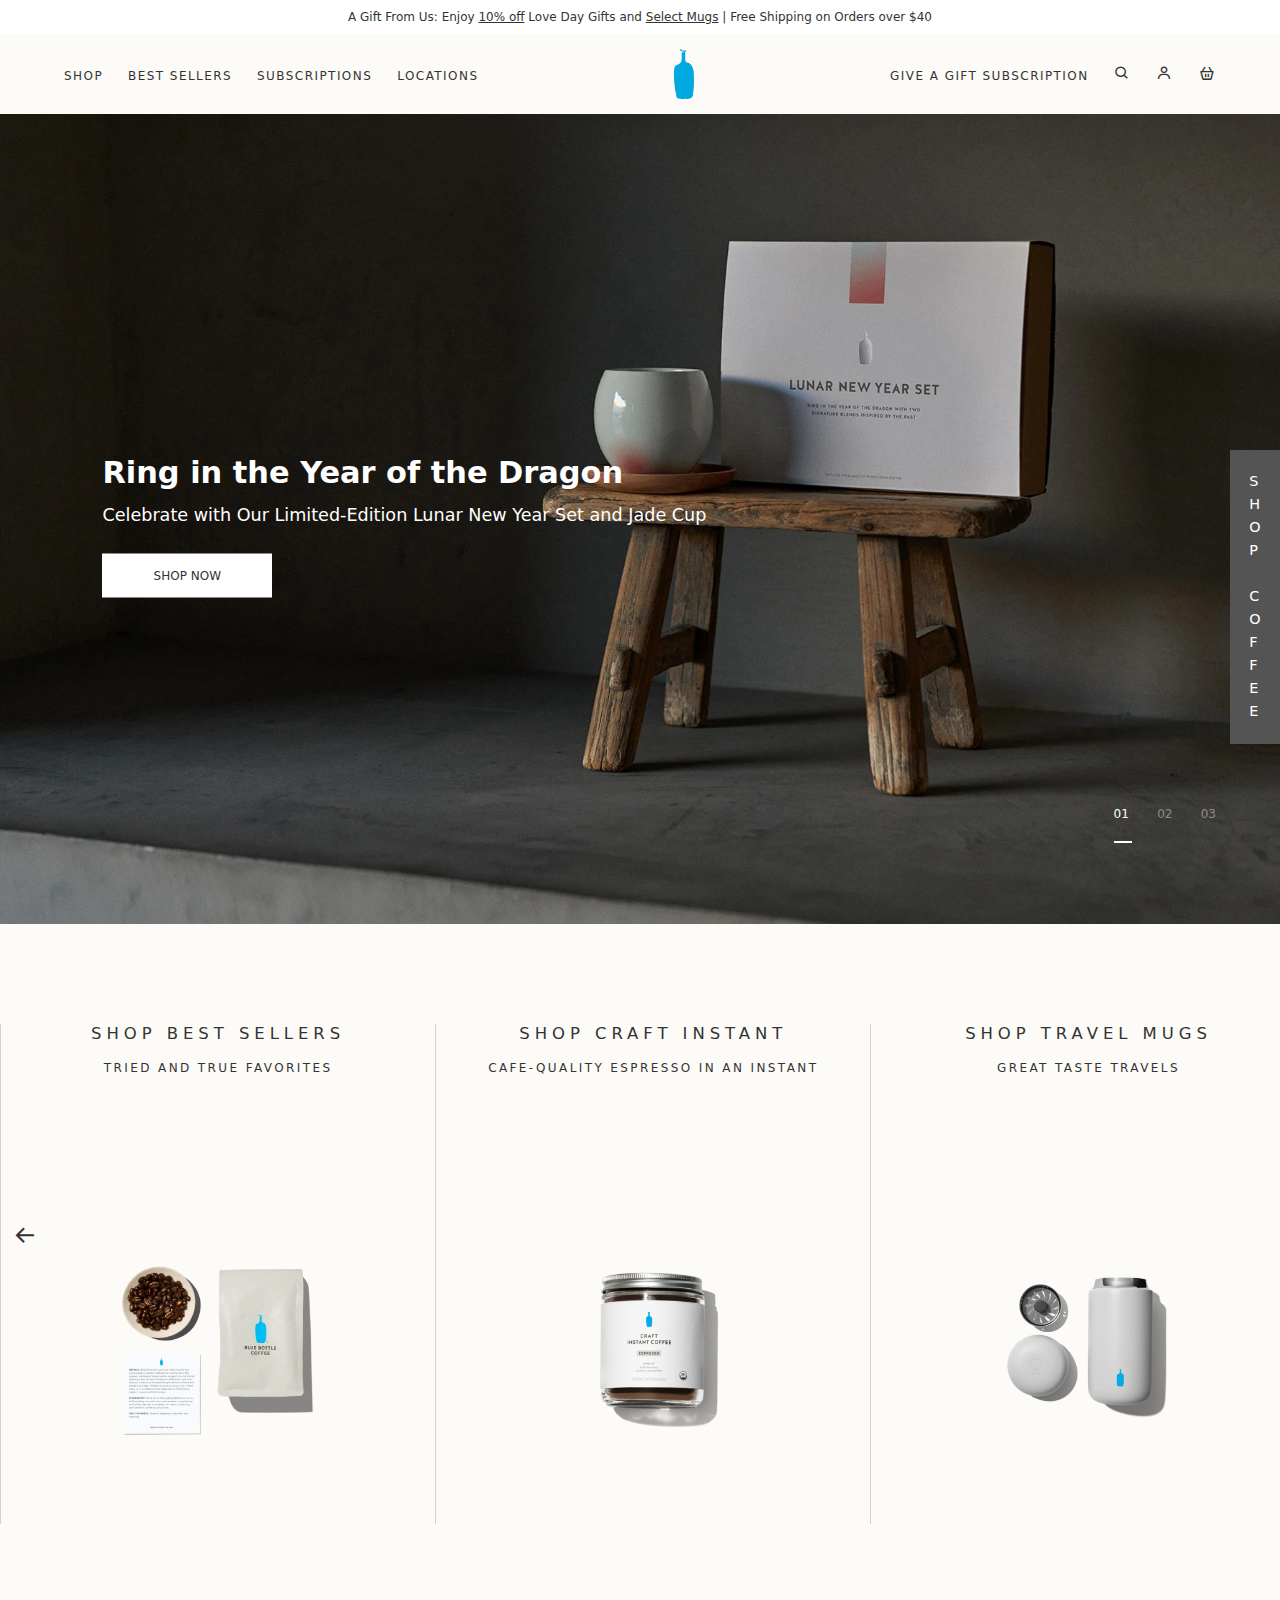
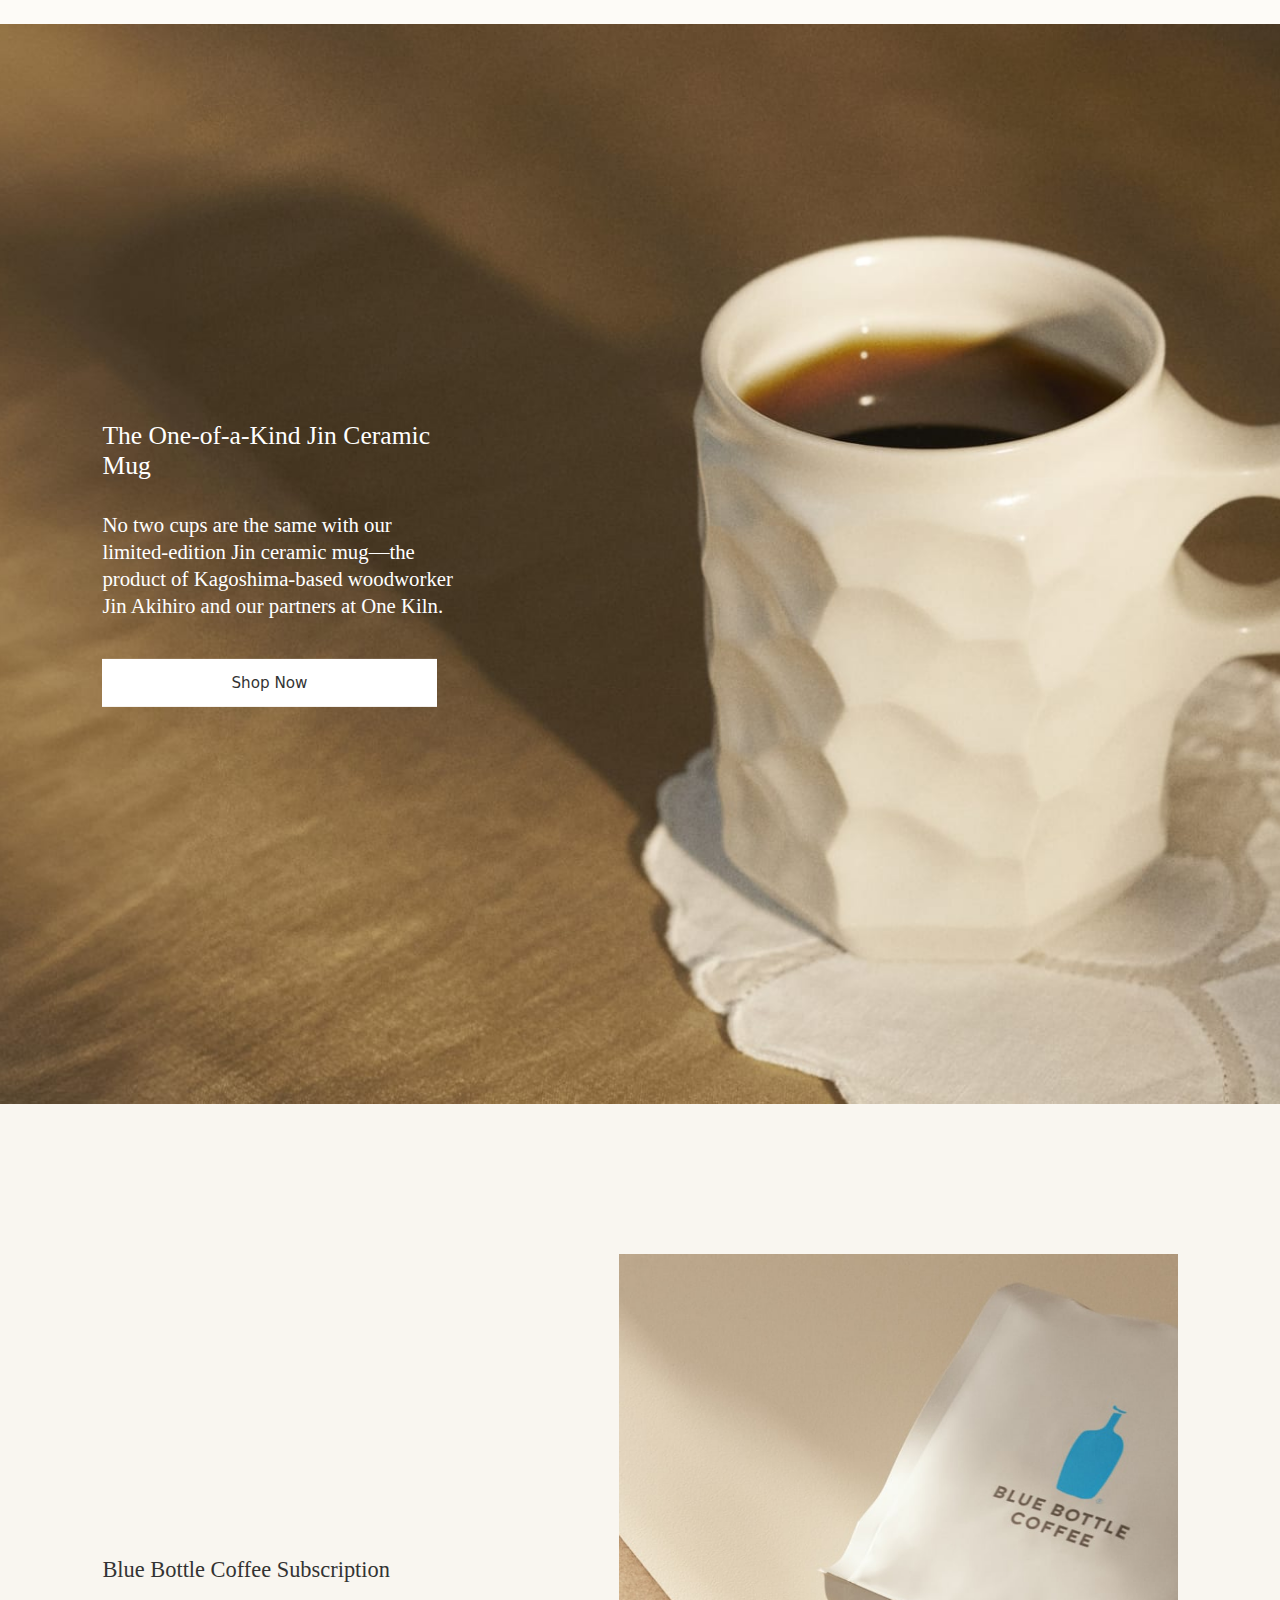
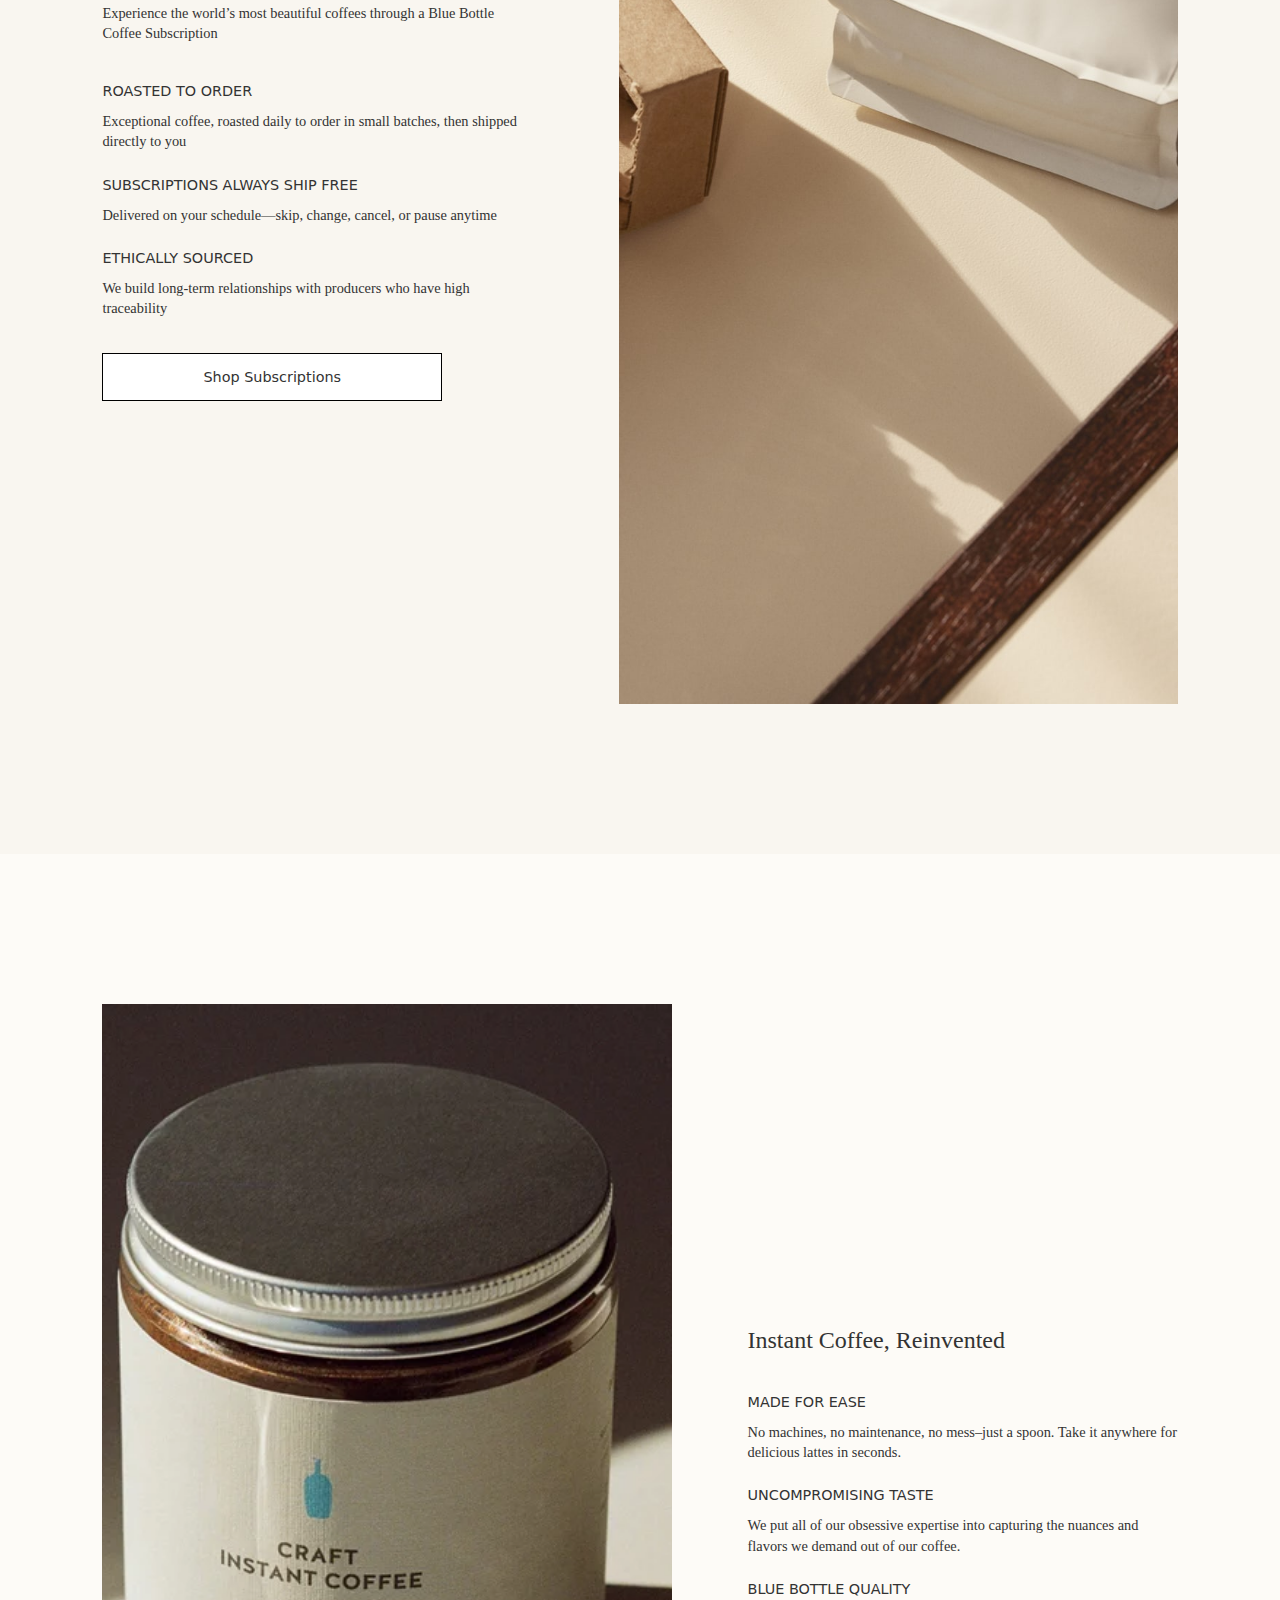
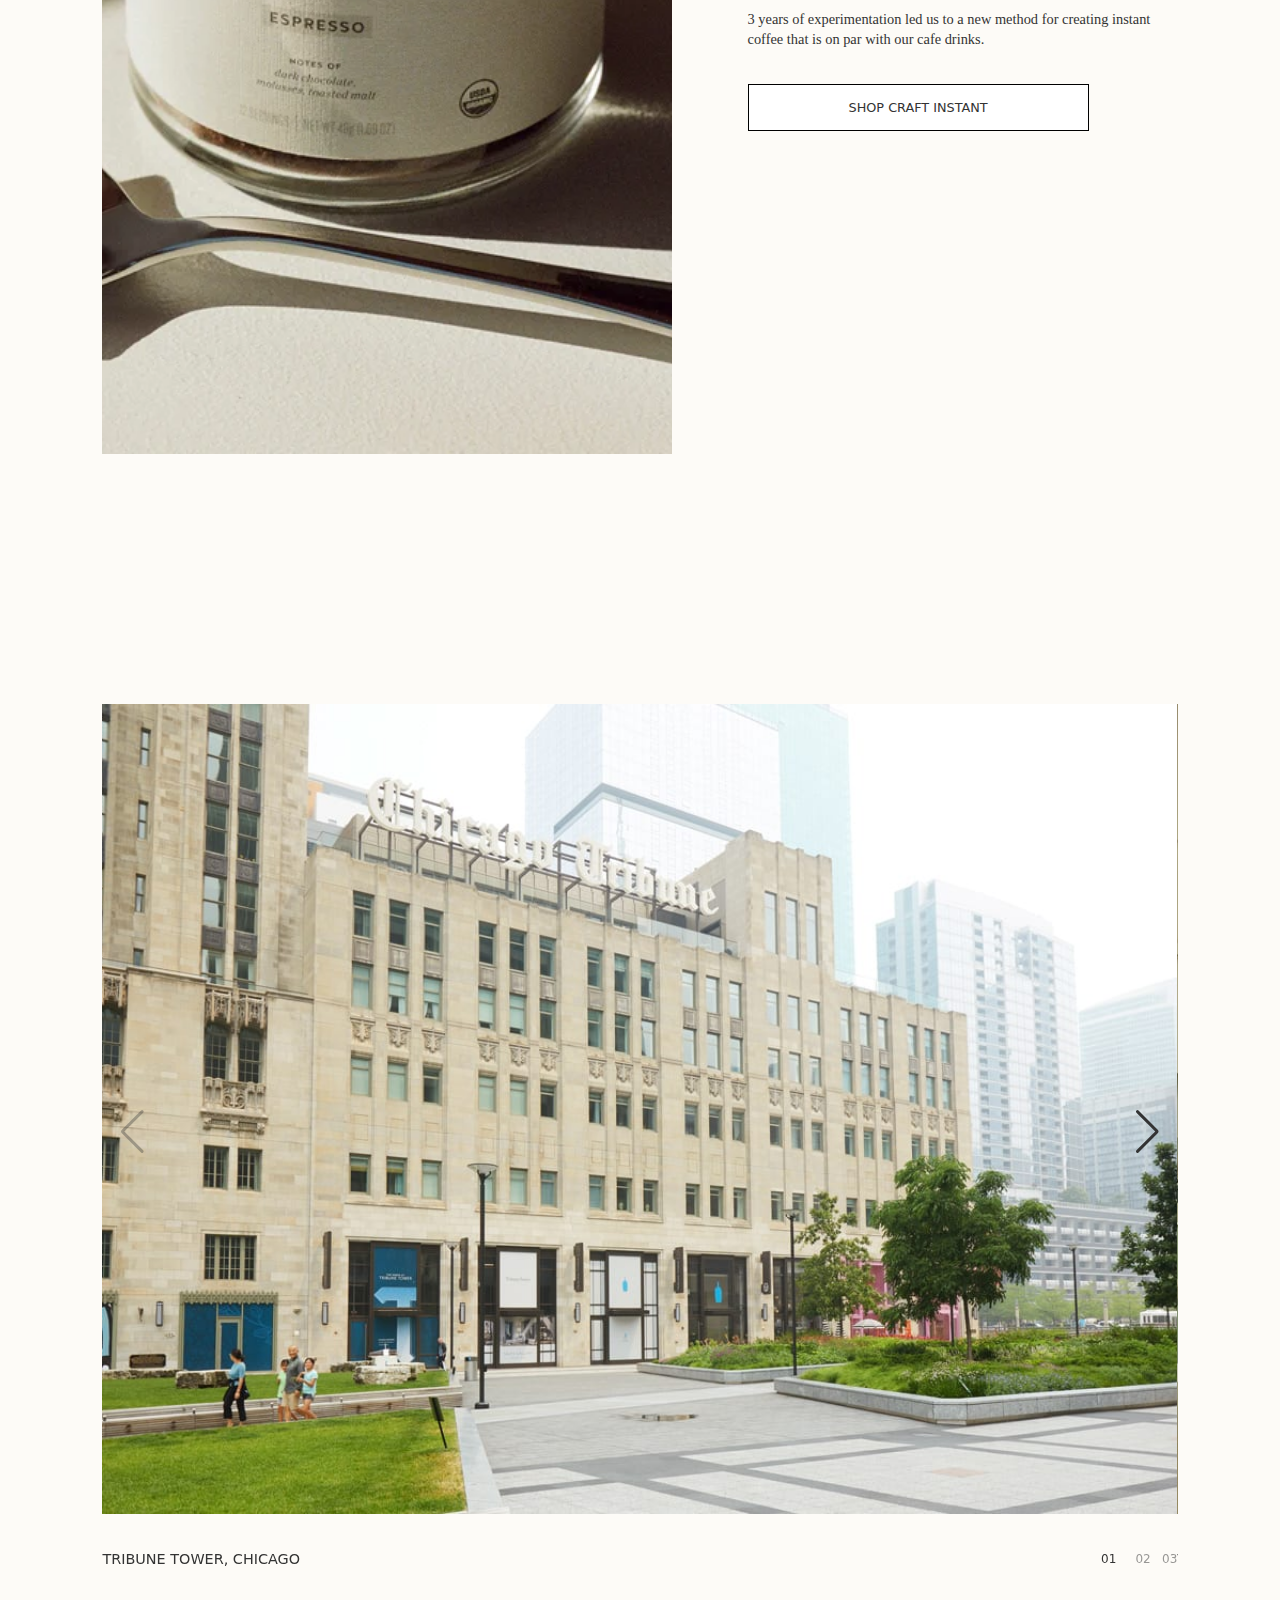
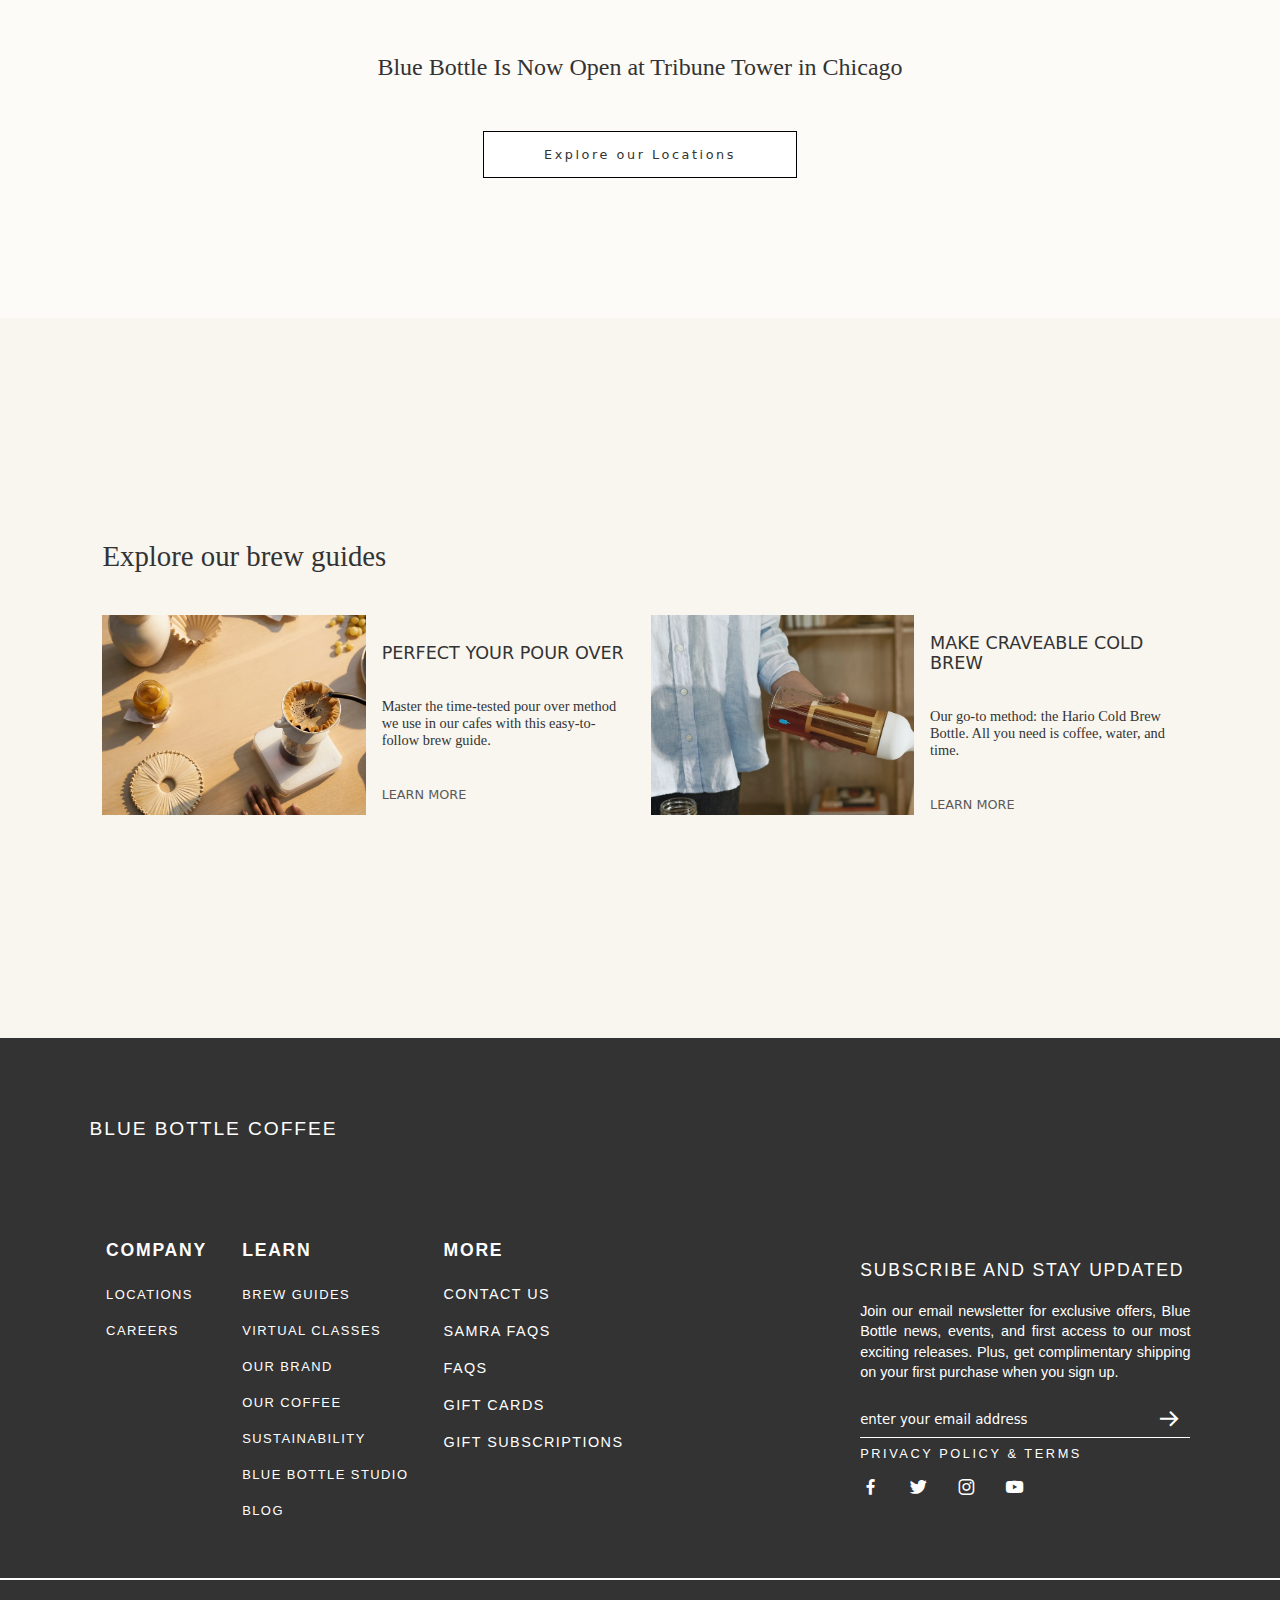
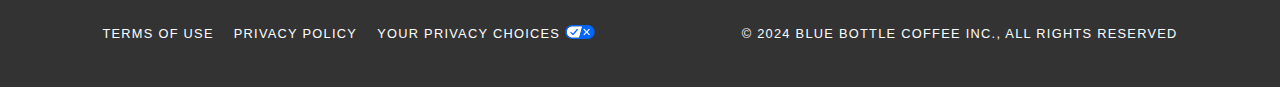
<file: index.html>
<!DOCTYPE html>
<html lang="en">

<head>
    <meta charset="UTF-8">
    <meta name="viewport" content="width=device-width, initial-scale=1.0">
    <link rel="stylesheet" href="https://cdn.jsdelivr.net/npm/swiper@11/swiper-bundle.min.css" />
    <link href='https://unpkg.com/boxicons@2.1.4/css/boxicons.min.css' rel='stylesheet'>
    <link rel="stylesheet" href="sass/style.css">
    <title>Document</title>
</head>

<body>
    <header>
        <nav id="navbar-sec">
            <!-- start offer box -->
            <div id="offer-box">
                <p>A Gift From Us: Enjoy <a href="">10% off</a> Love Day Gifts and <a href="">Select Mugs</a> | Free
                    Shipping on Orders over $40</p>
            </div>
            <!-- end offer box -->
            <!-- start navbar -->
            <div id="nav-bar">
                <i class='bx bx-menu' id="menu"></i>
                <i class='bx bx-x ' id="close-menu-btn"></i>
                <ul>
                    <li><a class="dropdown-link">SHOP</a></li>
                    <li><a href="">BEST SELLERS</a></li>
                    <li><a href="">SUBSCRIPTIONS</a></li>
                    <li><a href="">LOCATIONS</a></li>
                </ul>
                <div>
                    <a href="">
                        <svg class="w-4 h-8 md:h-10 lg:w-6 lg:h-full z-40 mx-auto md:ml-auto lg:mr-auto"
                            viewBox="0 0 23 57" fill="none" xmlns="http://www.w3.org/2000/svg">
                            <path fill-rule="evenodd" clip-rule="evenodd"
                                d="M10.2753 2.6693C10.2753 2.6693 9.60825 2.61864 9.56181 2.61441C9.34353 2.58541 9.14432 2.5623 8.96266 2.54123C7.58438 2.38135 7.21682 2.33871 7.2019 0.727327C7.23568 0.292495 7.68317 -0.67849 8.56128 0.752657C8.95389 1.20438 9.43938 1.45768 9.84044 1.59277C9.74842 1.56104 9.85461 1.57674 10.0948 1.61226C10.8133 1.7185 12.7311 2.00207 14.1296 1.72364C14.6025 2.04871 14.1254 2.6313 13.9734 2.80017C13.9312 2.84661 12.1497 3.28988 10.4526 3.18012C10.4483 3.16583 10.4256 3.10323 10.3979 3.02646C10.3436 2.87634 10.2697 2.67209 10.2753 2.6693ZM22.2099 23.8526C22.3323 24.4943 22.4505 25.1697 22.5434 25.9085C22.8812 31.4474 23.1893 43.057 21.9524 50.3436C21.8215 53.0285 20.783 55.1816 20.4706 55.2703C20.4671 55.2721 20.455 55.2802 20.4349 55.2938C20.0908 55.5249 17.3822 57.3448 14.3872 56.942C13.2408 56.7877 12.342 56.8308 11.3714 56.8773C9.68646 56.9581 7.78541 57.0492 3.99763 56.1357C3.45304 55.7431 3.23773 55.4729 3.20818 55.2703C3.14063 54.8861 2.60026 52.1715 2.60026 52.1715C-0.916391 35.5002 0.155913 25.0346 0.14747 25.1444C0.155913 24.9755 0.171862 24.7992 0.18781 24.6228C0.195785 24.5346 0.203759 24.4464 0.210795 24.3592C0.548528 20.6694 0.75539 19.213 3.98075 18.0013C9.00085 16.1239 8.94975 13.2415 8.87055 8.77436C8.8673 8.59077 8.86399 8.4045 8.86099 8.21551C8.83566 7.17698 8.83144 6.33687 8.83144 6.33687C8.82722 6.34531 8.89477 4.54688 8.89477 4.54688V3.94318L12.8674 3.13262C12.8645 3.13829 12.8693 6.99754 12.8727 9.78114C12.8744 11.1435 12.8758 12.2483 12.8758 12.5174C13.165 15.0215 14.8389 15.4362 16.1695 15.7658C16.4899 15.8452 16.7904 15.9197 17.0468 16.0172C20.1624 17.4441 21.3065 20.7454 22.2099 23.8526Z"
                                fill="#00a9e0"></path>
                        </svg>
                    </a>
                </div>
                <ul>
                    <li><a href="">GIVE A GIFT SUBSCRIPTION</a></li>
                    <li><a href=""><i class='bx bx-search'></i></a></li>
                    <li><a href=""><i class='bx bx-user'></i></a></li>
                    <li><a href=""><i class='bx bx-basket'></i></a></li>
                </ul>
            </div>
            <!-- end navbar -->
            <!-- start dropdown  -->
        </nav>
        <div class="dropdown">
            <div>
                <i class='bx bx-x close-btn'></i>
                <ul>
                    <li><a href="shopPage/shopIndex.html">COFFEE</a></li>
                    <li><a href="">COFFEE SUBSCRIPTIONS</a></li>
                    <li><a href="">INSTANT</a></li>
                    <li><a href="">CRAFT MATCHA</a></li>
                    <li><a href="">BREW TOOLS</a></li>
                    <li><a href="">DRINKWARE</a></li>
                    <li><a href="">COLLABORATIONS</a></li>
                    <li><a href="">COLLECTIBLES</a></li>
                </ul>
            </div>
            <div></div>
        </div>
        <!-- end dropdown -->
        <!-- start dropdown hamburger menu -->
        <div id="dropdown-hamburger-menu">
            <ul>
                <li><a href="shopPage/shopIndex.html" class="dropdown-hamburger-menu-link" >SHOP</a></li>
                <li><a href="">BEST SELLERS</a></li>
                <li><a href="">SUBSCRIPTIONS</a></li>
                <li><a href="">LOCATIONS</a></li>
            </ul>
            <div><a href="">GIVE A GIFT SUBSCRIPTION</a></div>
        </div>
        <!-- end dropdown hamburger menu-->
        <section id="slider-sec">
            <div id="slider-box">
                <div id="first-slider" class="slider show_slider">
                    <div><img src="assets/image/slider1.webp" alt=""></div>
                    <div>
                        <h2>Ring in the Year of the Dragon</h2>
                        <p>Celebrate with Our Limited-Edition Lunar New Year Set and Jade Cup</p>
                        <a href="">SHOP NOW</a>
                    </div>
                </div>
                <div id="second-slider" class="slider ">
                    <div><img src="assets/image/slider2.webp" alt=""></div>
                    <div>
                        <h2>Enjoy 10% Off Our Love Day Collection</h2>
                        <p>Order Today for Delivery Before Love Day</p>
                        <a href="">SHOP NOW</a>
                    </div>
                </div>
                <div id="third-slider" class="slider ">
                    <div><img src="assets/image/slider3.webp" alt=""></div>
                    <div>
                        <h2>
                            The Return of Our Horizon Series
                        </h2>
                        <p>Explore Avant-Garde Coffees from Asia and Broaden Your Horizons</p>
                        <a href="">SHOP HORIZON SERIES</a>
                    </div>
                </div>
            </div>
            <div id="slider-number">
                <div id="slider-num">
                    <div class="slider-index slider-index-show">01</div>
                    <div class="slider-index ">02</div>
                    <div class="slider-index ">03</div>
                </div>
                <div id="line-slider"></div>
            </div>
        </section>
    </header>
    <main>
        <div id="vertical-bar">
            S <br>H <br>O <br> P <br><br>C <br>O <br>F <br>F <br>E <br>E
        </div>
        <!-- start shop sec -->

        <section id="shop-sec">
            <i class='bx bx-arrow-back bx-rotate-180 arrow' id="prev-arrow"></i>
            <i class='bx bx-arrow-back arrow' id="next-arrow"></i>
            <div id="shop-slider">
                <div class="slide">
                    <a>
                        <h2>SHOP BEST SELLERS</h2>
                        <h4>TRIED AND TRUE FAVORITES</h4>
                        <img src="assets/image/shop1.png.webp" alt="">
                    </a>
                </div>

                <div class="slide">
                    <a>
                        <h2>SHOP CRAFT INSTANT</h2>
                        <h4>CAFE-QUALITY ESPRESSO IN AN INSTANT</h4>
                        <img src="assets/image/shop2.png.webp" alt="">
                    </a>
                </div>

                <div class="slide">
                    <a>
                        <h2>SHOP TRAVEL MUGS</h2>
                        <h4>GREAT TASTE TRAVELS</h4>
                        <img src="assets/image/shop3.webp" alt="">
                    </a>
                </div>
                <div class="slide">
                    <a href="">
                        <h2>SHOP SINGLE ORIGIN</h2>
                        <h4>Guatemala Atitlán Finca Patzibir</h4>
                        <img src="assets/image/shop4.png_lsovnl.webp" alt="">
                    </a>

                </div>
                <div class="slide">
                    <a href="">
                        <h2>Shop Blends</h2>
                        <h4>New Limited Release Blend</h4>
                        <img src="assets/image/shop5.webp" alt="">
                    </a>

                </div>
                <div class="slide">
                    <a href="">
                        <h2>Shop Brew Tools</h2>
                        <h4>Find grinders, coffee makers, and more</h4>
                        <img src="assets/image/shop6.webp" alt="">
                    </a>
                </div>
                <div class="slide">
                    <a href="">
                        <h2>Brew To-Go</h2>
                        <h4>A Mug That Blends Form and Function</h4>
                        <img src="assets/image/shop7.webp" alt="">
                    </a>
                </div>
                <div class="slide">
                    <a href="">
                        <h2>Shop Matcha</h2>
                        <h4>Ceremonial-Grade, Stone-Ground Matcha</h4>
                        <img src="assets/image/shop8.webp" alt="">
                    </a>
                </div>
                <div class="slide">
                    <a href="">
                        <h2>Blending Artistry</h2>
                        <h4>Experience These Beloved Blends</h4>
                        <img src="assets/image/shop9.webp" alt="">
                    </a>
                </div>
            </div>
        </section>
        <!-- end shop sec -->
        <!-- start mug sec -->
        <section id="mug-sec">
            <div>
                <h2>The One-of-a-Kind Jin Ceramic Mug</h2>
                <p>No two cups are the same with our limited-edition Jin ceramic mug—the product of Kagoshima-based
                    woodworker Jin Akihiro and our partners at One Kiln.</p>
                <a href="">Shop Now</a>
            </div>

        </section>
        <!-- end mug sec -->
        <!-- start Blue Bottle Coffee sec -->
        <section id="Blue-Bottle-Coffee-sec">
            <div>
                <div>
                    <h2>Blue Bottle Coffee Subscription</h2>
                    <p>Experience the world’s most beautiful coffees through a Blue Bottle Coffee Subscription</p>
                </div>
                <div>
                    <div>
                        <h3>ROASTED TO ORDER</h3>
                        <p>Exceptional coffee, roasted daily to order in small batches, then shipped directly to you</p>
                    </div>
                    <div>
                        <h3>SUBSCRIPTIONS ALWAYS SHIP FREE</h3>
                        <p>Delivered on your schedule—skip, change, cancel, or pause anytime</p>
                    </div>
                    <div>
                        <h3>ETHICALLY SOURCED</h3>
                        <p>We build long-term relationships with producers who have high traceability</p>
                    </div>
                </div>
                <a href="">Shop Subscriptions</a>
            </div>
            <img src="assets/image/BlueBottleCoffeeSubscription-_3_.png_cil1nq.jpg" alt="">
        </section>
        <!-- end Blue Bottle Coffee sec -->
        <!-- start Instant Coffee sec -->
        <section id="instant-coffee-sec">
            <img src="assets/image/DSK_Blue_Bottle_Instant-2-_3.webp" alt="">
            <img src="assets/image/M1_MOB_Blue_Bottle_Instant-8-_2.jpg" alt="" id="img-min-size">
            <div>
                <h2>Instant Coffee, Reinvented</h2>
                <div>
                    <div>
                        <h3>MADE FOR EASE </h3>
                        <p>No machines, no maintenance, no mess–just a spoon. Take it anywhere for delicious lattes in
                            seconds.</p>
                    </div>
                    <div>
                        <h3>UNCOMPROMISING TASTE</h3>
                        <p>We put all of our obsessive expertise into capturing the nuances and flavors we demand out of
                            our coffee.</p>
                    </div>
                    <div>
                        <h3>BLUE BOTTLE QUALITY</h3>
                        <p>3 years of experimentation led us to a new method for creating instant coffee that is on par
                            with our cafe drinks.</p>
                    </div>
                </div>
                <a href="">SHOP CRAFT INSTANT</a>
            </div>


        </section>
        <!-- end Instant Coffee sec -->
        <!-- start Tribune Tower sec -->
        <section id="tribune-tower" class="swiper mySwiper">
            <div class="swiper-button-next swiper-icon" id="next-btn"></div>
            <div class="swiper-button-prev swiper-icon" id="prev-btn"></div>
            <div id="tower-slider" class="swiper-wrapper">
                <div class="swiper-slide">
                    <img src="assets/image/DSK_M4_tribune-1.jpg" alt="">
                    <div>
                        <p>TRIBUNE TOWER, CHICAGO</p>
                        <pre>01   <span>  02   03</span></pre>
                    </div>
                </div>
                <div class="swiper-slide">
                    <img src="assets/image/DSK_M4_tribune-2.webp" alt="">
                    <div>
                        <p>TRIBUNE TOWER, CHICAGO</p>
                        <pre><span>01 </span>    02<span>    03</span></pre>
                    </div>
                </div>
                <div class="swiper-slide">
                    <img src="assets/image/DSK_tribune-3.webp" alt="">
                    <div>
                        <p>TRIBUNE TOWER, CHICAGO</p>
                        <pre><span>01    02   </span> 03</pre>
                    </div>
                </div>
            </div>
        </section>
        <!-- end Tribune Tower sec -->
        <!--start location sec -->
        <div id="location">
            <h2>Blue Bottle Is Now Open at Tribune Tower in Chicago</h2>
            <a href="">Explore our Locations</a>
        </div>
        <!-- end location sec -->
        <!--start  brew guides sec -->
        <section id="brew-guides">
            <h2>Explore our brew guides</h2>
            <div>
                <div>
                    <img src="assets/image/brewguides1.webp" alt="">
                    <div>
                        <h3>PERFECT YOUR POUR OVER</h3>
                        <p>Master the time-tested pour over method we use in our cafes with this easy-to-follow brew
                            guide.
                        </p>
                        <a href="">LEARN MORE</a>
                    </div>
                </div>
                <div>
                    <img src="assets/image/brewguides2.webp" alt="">
                    <div>
                        <h3>MAKE CRAVEABLE COLD BREW</h3>
                        <p>
                            Our go-to method: the Hario Cold Brew Bottle. All you need is coffee, water, and time.
                        </p>
                        <a href="">LEARN MORE</a>
                    </div>
                </div>
            </div>
        </section>
        <section id="brew-guides-min-size">
            <h2>Explore our brew guides</h2>
            <div class="swiper mySwiper" id="mySwiper-guides-min-size">
                <div class="swiper-wrapper">
                    <div class="swiper-slide">
                        <img src="assets/image/brewguides1.webp" alt="">
                        <div>
                            <h3>PERFECT YOUR POUR OVER</h3>
                            <p>Master the time-tested pour over method we use in our cafes with this easy-to-follow brew
                                guide.
                            </p>
                            <a href="">LEARN MORE</a>
                        </div>
                    </div>
                    <div class="swiper-slide">
                        <img src="assets/image/brewguides2.webp" alt="">
                    <div>
                        <h3>MAKE CRAVEABLE COLD BREW</h3>
                        <p>
                            Our go-to method: the Hario Cold Brew Bottle. All you need is coffee, water, and time.
                        </p>
                        <a href="">LEARN MORE</a>
                    </div>
                    </div>
                </div>
                <div class="swiper-pagination"></div>
            </div>
        </section>

        <!-- end  brew guides -->
    </main>
    <!-- start footer -->
    <footer>
        <h2>BLUE BOTTLE COFFEE</h2>
        <div>
            <div>
                <ul>
                    <li>COMPANY</li>
                    <li><a href="">LOCATIONS</a></li>
                    <li><a href="">CAREERS</a></li>
                </ul>
                <ul>
                    <li>LEARN</li>
                    <li><a href="">BREW GUIDES</a></li>
                    <li><a href="">VIRTUAL CLASSES</a></li>
                    <li><a href="">OUR BRAND</a></li>
                    <li><a href="">OUR COFFEE</a></li>
                    <li><a href="">SUSTAINABILITY</a></li>
                    <li><a href="">BLUE BOTTLE STUDIO</a></li>
                    <li><a href="">BLOG</a></li>
                </ul>
                <ul>
                    <li>MORE</li>
                    <li>CONTACT US</li>
                    <li>SAMRA FAQS</li>
                    <li>FAQS</li>
                    <li>GIFT CARDS</li>
                    <li>GIFT SUBSCRIPTIONS</li>
                </ul>
            </div>
            <div>
                <h3>SUBSCRIBE AND STAY UPDATED</h3>
                <p>
                    Join our email newsletter for exclusive offers, Blue Bottle news, events, and first access to our
                    most exciting releases. Plus, get complimentary shipping on your first purchase when you sign up.
                </p>
                <div>
                    <div>
                        <input type="email" name="" id="" placeholder="enter your email address">
                        <a href=""><i class='bx bx-arrow-back bx-rotate-180'></i></a>
                    </div>
                    <div>
                        <a href="">PRIVACY POLICY & TERMS</a>
                    </div>
                    <div>
                        <i class='bx bxl-facebook'></i>
                        <i class='bx bxl-twitter'></i>
                        <i class='bx bxl-instagram'></i>
                        <i class='bx bxl-youtube' undefined></i>
                    </div>
                </div>
            </div>
        </div>
    </footer>
    <!-- end footer -->
    <!-- start copyright -->
    <section id="copyright">
        <div>
            <a href="">TERMS OF USE</a>
            <a href="">PRIVACY POLICY</a>
            <a href="">
                YOUR PRIVACY CHOICES
                <svg aria-hidden="" style="display:inline-block;height:14px;width:30px;margin-bottom:2px" version="1.1"
                    viewBox="0 0 30 14" x="0px" xml:space="preserve" xmlns="http://www.w3.org/2000/svg"
                    xmlns:xlink="http://www.w3.org/1999/xlink" y="0px">
                    <style>
                        .st0 {
                            fill-rule: evenodd;
                            clip-rule: evenodd;
                            fill: #fff
                        }

                        .st1 {
                            fill-rule: evenodd;
                            clip-rule: evenodd;
                            fill: #06f
                        }

                        .st2 {
                            fill: #fff
                        }

                        .st3 {
                            fill: #06f
                        }
                    </style>
                    <g>
                        <g id="final---dec.11-2020_1_">
                            <g id="_x30_208-our-toggle_2_" transform="translate(-1275.000000, -200.000000)">
                                <g id="Final-Copy-2_2_" transform="translate(1275.000000, 200.000000)">
                                    <path class="st0"
                                        d="M7.4,12.8h6.8l3.1-11.6H7.4C4.2,1.2,1.6,3.8,1.6,7S4.2,12.8,7.4,12.8z"></path>
                                </g>
                            </g>
                        </g>
                        <g id="final---dec.11-2020">
                            <g id="_x30_208-our-toggle" transform="translate(-1275.000000, -200.000000)">
                                <g id="Final-Copy-2" transform="translate(1275.000000, 200.000000)">
                                    <path class="st1" d="M22.6,0H7.4c-3.9,0-7,3.1-7,7s3.1,7,7,7h15.2c3.9,0,7-3.1,7-7S26.4,0,22.6,0z M1.6,7c0-3.2,2.6-5.8,5.8-5.8
                        h9.9l-3.1,11.6H7.4C4.2,12.8,1.6,10.2,1.6,7z"></path>
                                    <path class="st2" d="M24.6,4c0.2,0.2,0.2,0.6,0,0.8l0,0L22.5,7l2.2,2.2c0.2,0.2,0.2,0.6,0,0.8c-0.2,0.2-0.6,0.2-0.8,0
                        l0,0l-2.2-2.2L19.5,10c-0.2,0.2-0.6,0.2-0.8,0c-0.2-0.2-0.2-0.6,0-0.8l0,0L20.8,7l-2.2-2.2c-0.2-0.2-0.2-0.6,0-0.8
                        c0.2-0.2,0.6-0.2,0.8,0l0,0l2.2,2.2L23.8,4C24,3.8,24.4,3.8,24.6,4z" id="x"></path>
                                    <path class="st3"
                                        d="M12.7,4.1c0.2,0.2,0.3,0.6,0.1,0.8l0,0L8.6,9.8C8.5,9.9,8.4,10,8.3,10c-0.2,0.1-0.5,0.1-0.7-0.1l0,0
                        L5.4,7.7c-0.2-0.2-0.2-0.6,0-0.8c0.2-0.2,0.6-0.2,0.8,0l0,0L8,8.6l3.8-4.5C12,3.9,12.4,3.9,12.7,4.1z" id="y">
                                    </path>
                                </g>
                            </g>
                        </g>
                    </g>
                </svg>
            </a>
        </div>
        <div>© 2024 BLUE BOTTLE COFFEE INC., ALL RIGHTS RESERVED</div>
    </section>
    <!-- end copyright -->
    <!-- start modal -->
    <section id="modal">
        <div id="modal-box">
            <div><img src="assets/image/modal.webp" alt=""></div>

            <i class='bx bx-x ' id="modal-close-btn"></i>
            <div>
                <h3>SUBSCRIBE AND STAY UPDATED</h3>
                <form action="">

                    <h2>Get complimentary shipping on your next purchase</h2>
                    <input type="email" name="" id="" placeholder="EMAIL *">
                    <button type="submit">SUBMIT</button>

                </form>
                <a href="">PRIVACY AND TERMS</a>
            </div>
        </div>
    </section>
    <!-- end modal -->

    <script src="https://cdn.jsdelivr.net/npm/swiper@11/swiper-bundle.min.js"></script>
    <script src="js/script.js"></script>

</body>

</html>
</file>
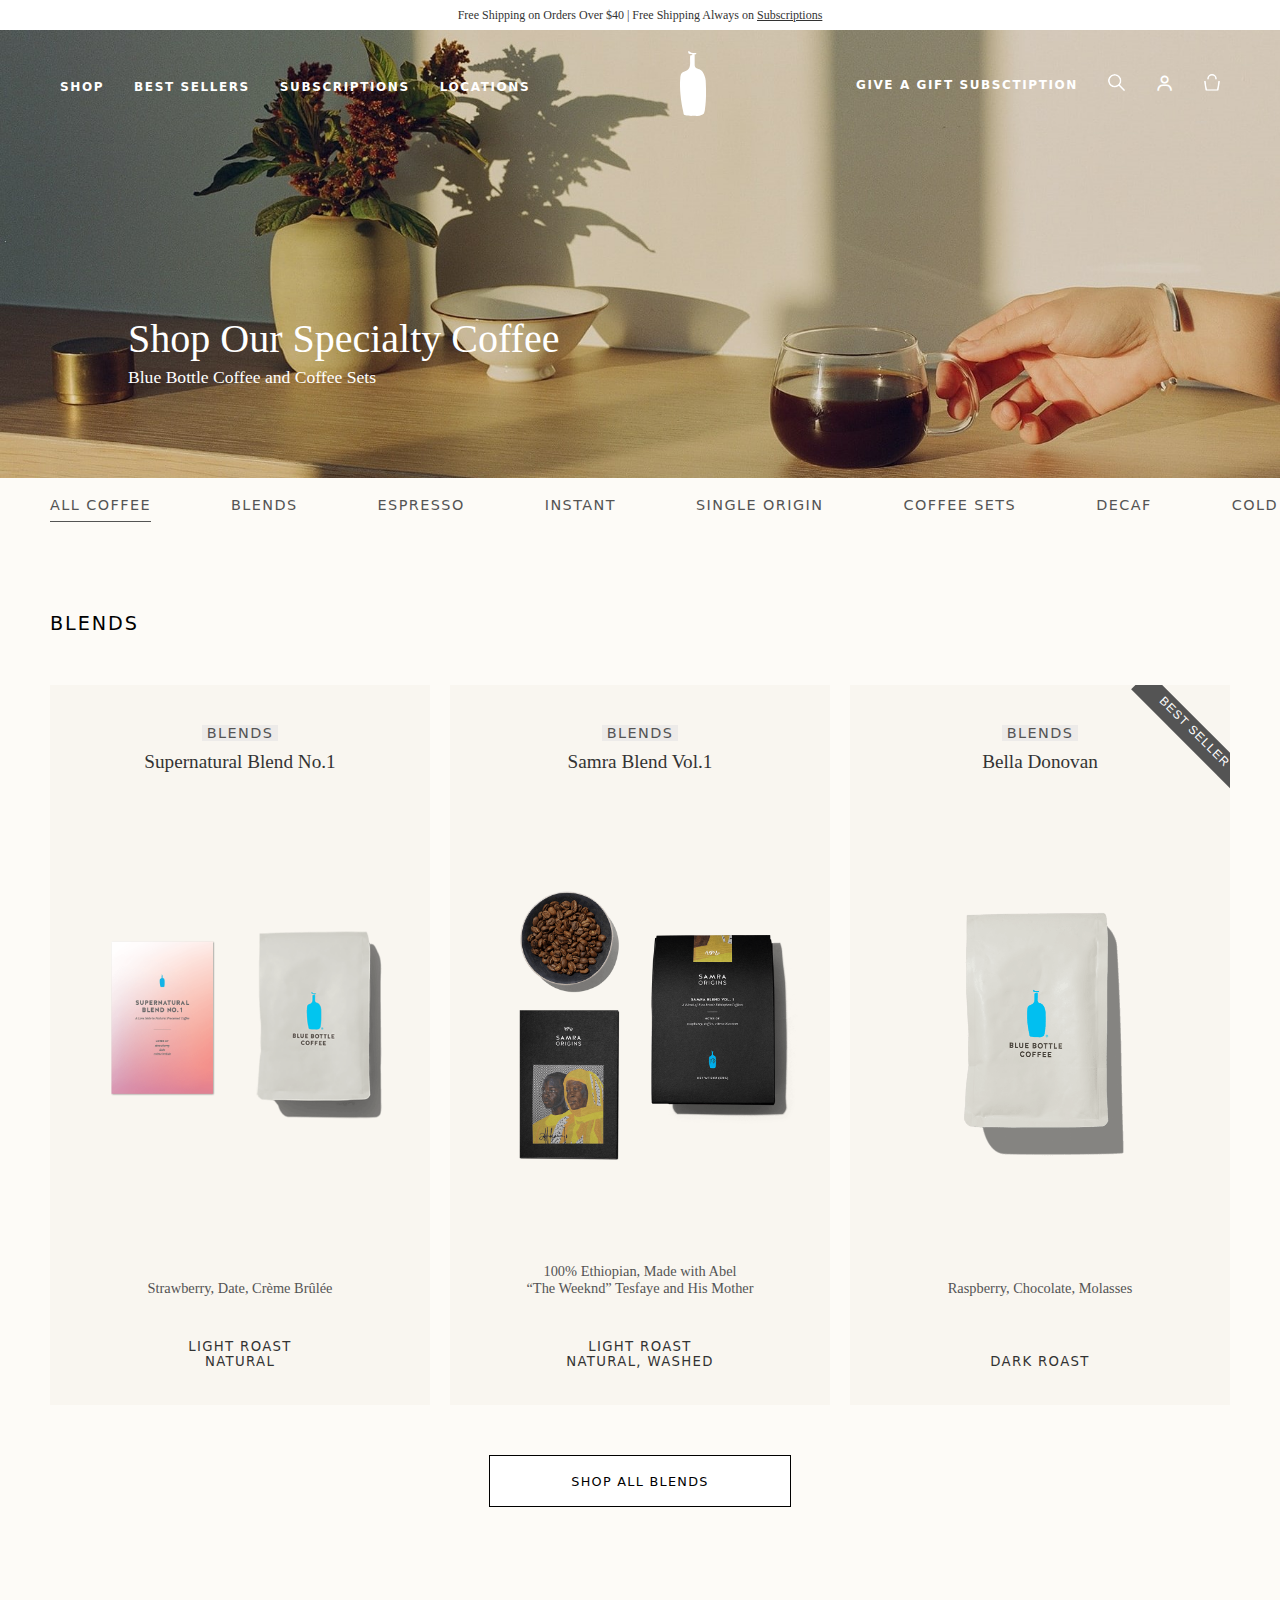
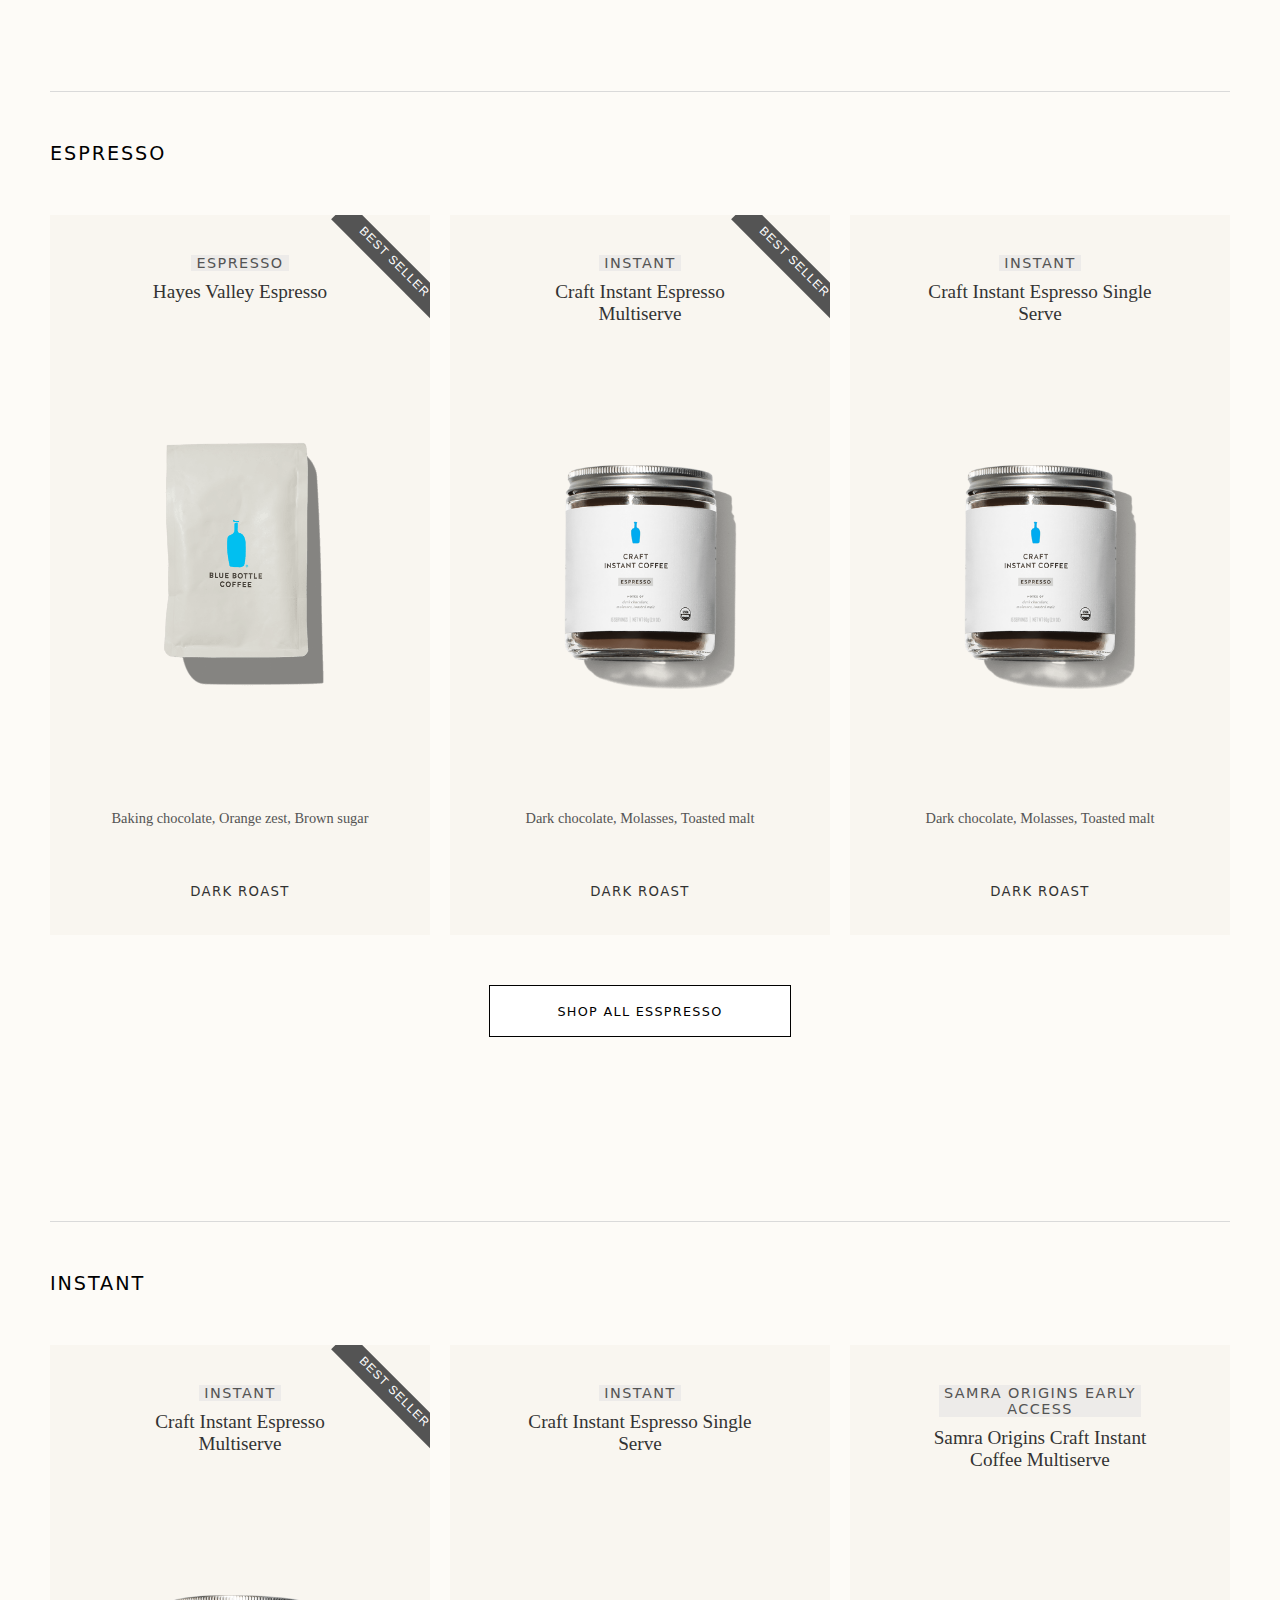
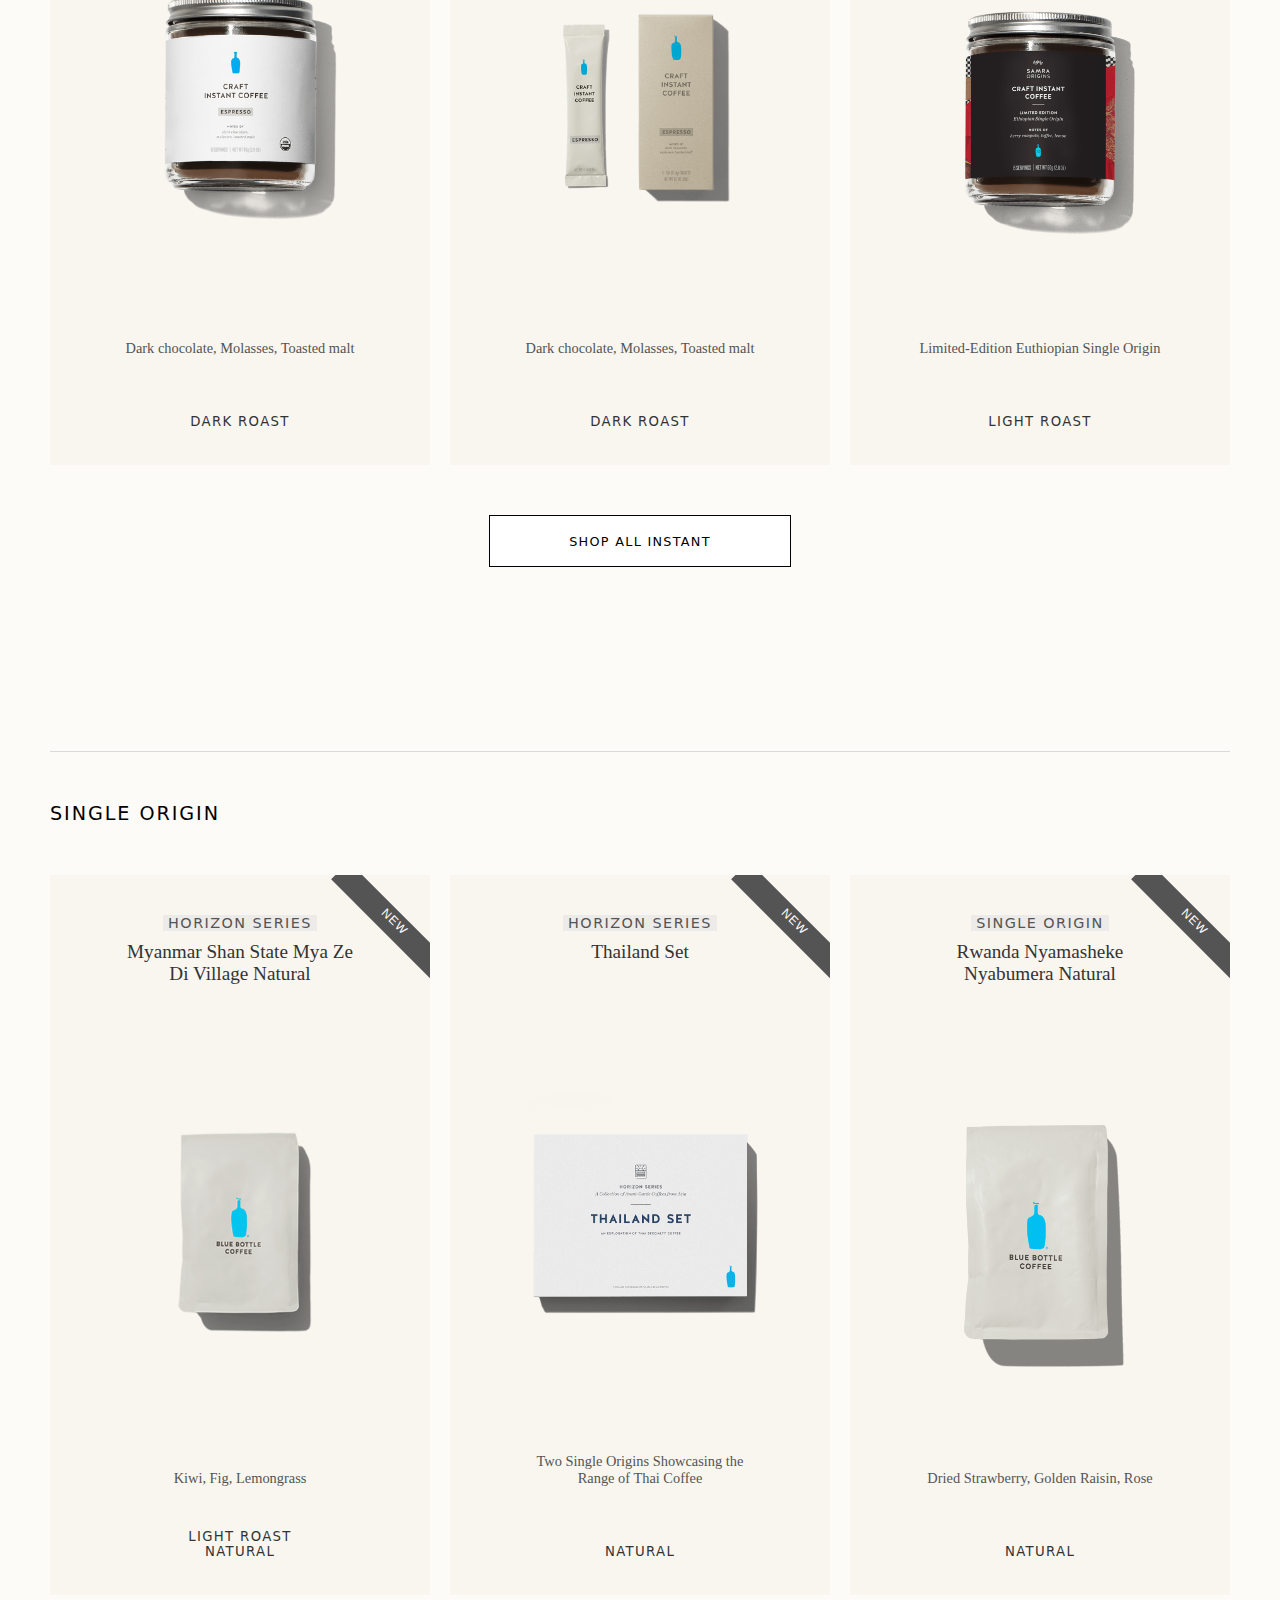
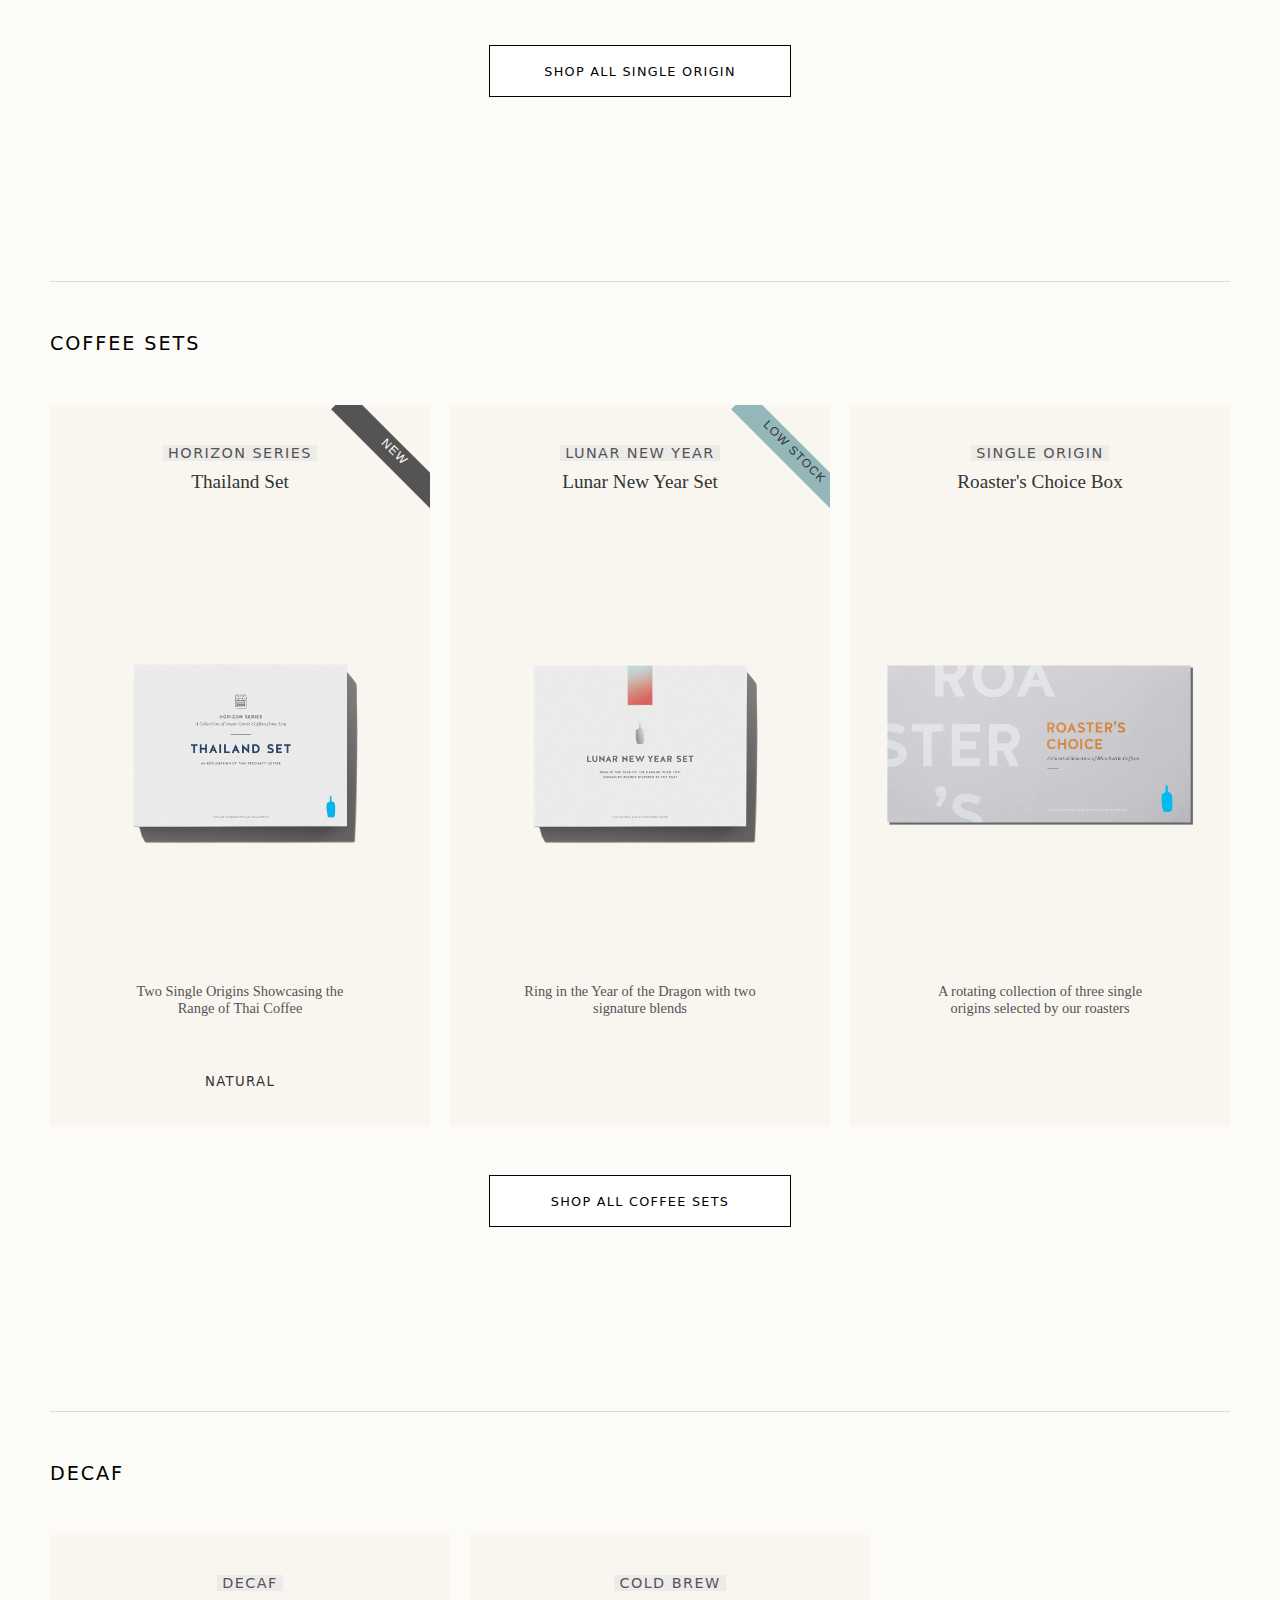
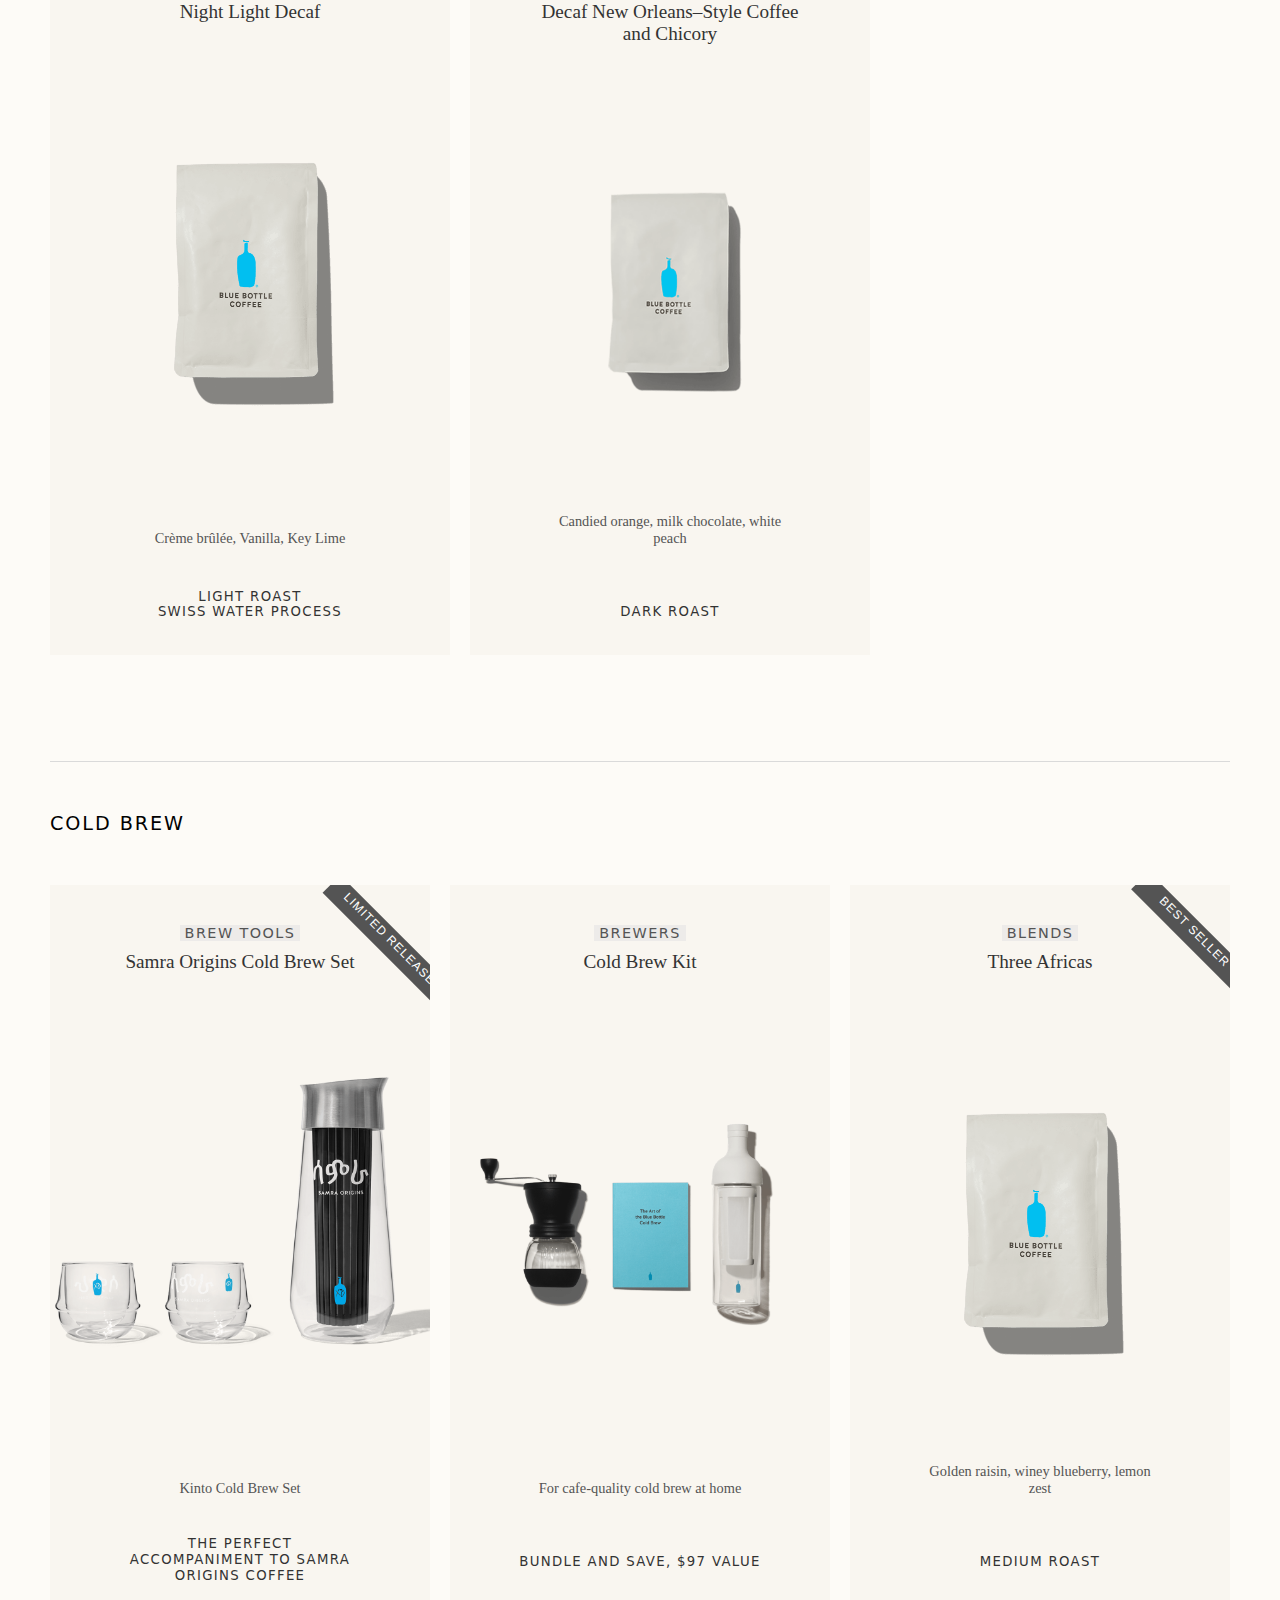
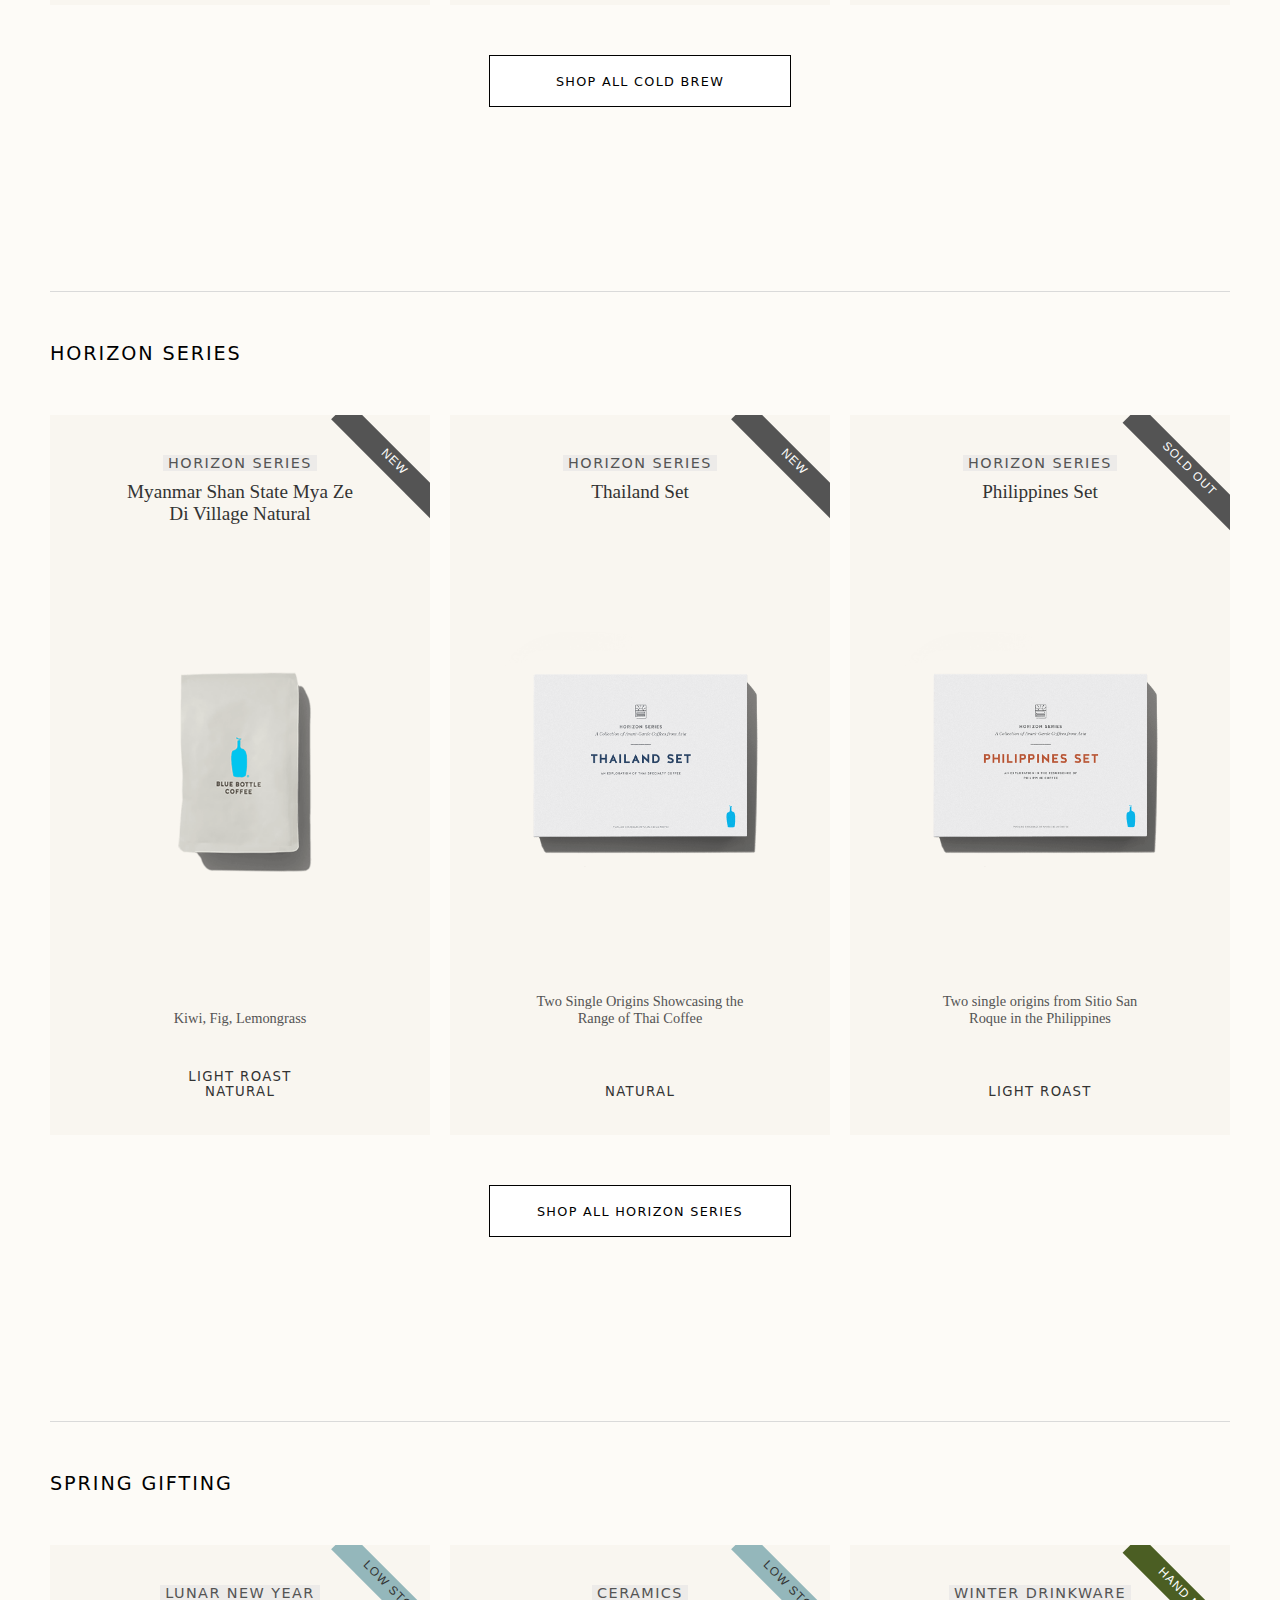
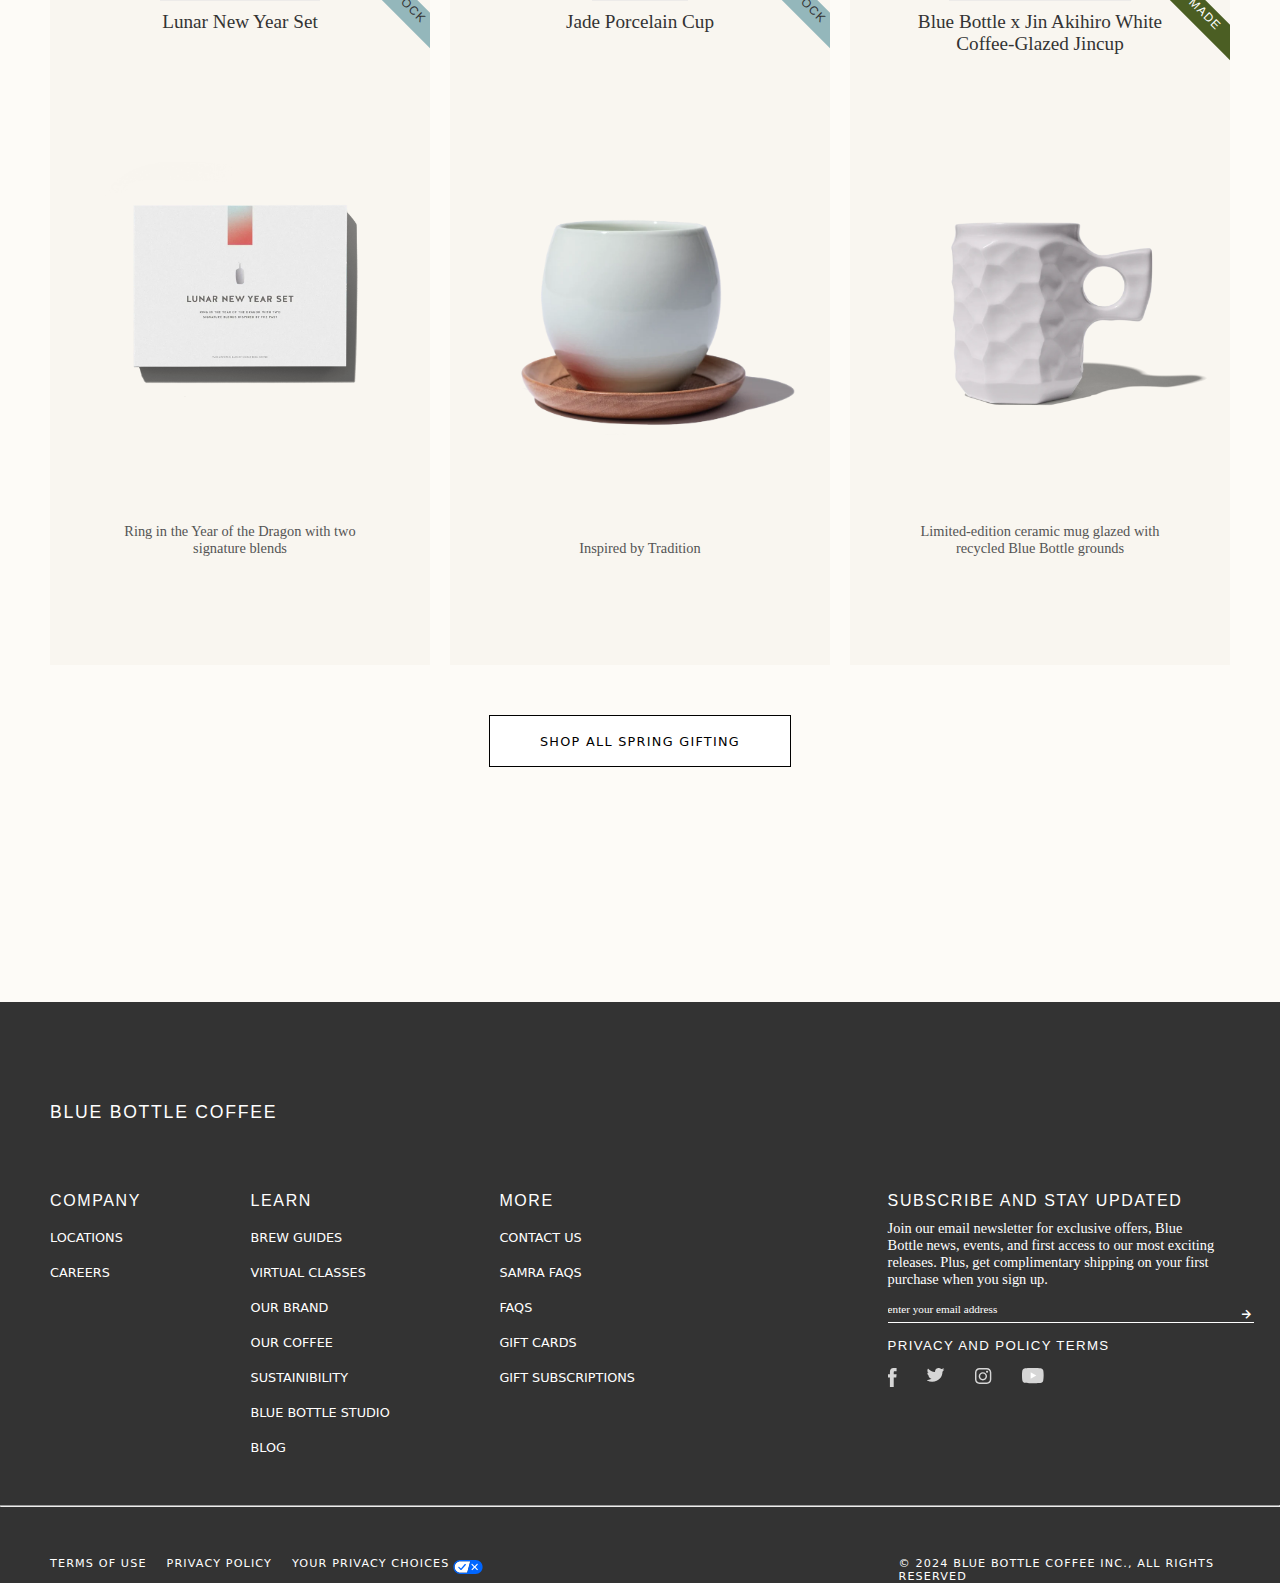
<file: shopPage/shopIndex.html>
<!DOCTYPE html>
<html lang="en">
  <head>
   <link rel="stylesheet" href="sass/shopStyle.css">
    <link
      href="https://unpkg.com/boxicons@2.1.4/css/boxicons.min.css"
      rel="stylesheet"
    />
    <meta charset="UTF-8" />
    <meta name="viewport" content="width=device-width, initial-scale=1.0" />
    <title>Shop All Coffee</title>
  </head>
  <body>
    <header>
      <!--  navbar -->
      <nav id="navbar-el">
        <div id="offer">
          <p>
            Free Shipping on Orders Over $40 | Free Shipping Always on
            <a href="">Subscriptions</a>
          </p>
        </div>
        <div id="header-img">
          <img src="shopAssets/header.jpeg" alt="Header" />
          <div id="header-text">
            <h1>Shop Our Specialty Coffee</h1>
            <p>Blue Bottle Coffee and Coffee Sets</p>
          </div>

          <div id="nav-bar">
            <i id="ham-menu-icon" class='bx bx-menu'></i>
            <div class="nav-items" id="nav-items-display">
              <ul>
                <li><a href="" class="nav-item">SHOP</a></li>
                <li><a href="" class="nav-item">BEST SELLERS</a></li>
                <li><a href="" class="nav-item">SUBSCRIPTIONS</a></li>
                <li><a href="" class="nav-item">LOCATIONS</a></li>
              </ul>
            </div>
            <!-- link to main page -->
            <a href="../index.html">
            <svg
              id="bottle-logo"
              class="w-4 h-8 md:h-10 lg:w-6 lg:h-full z-40 mx-auto md:ml-auto lg:mr-auto"
              viewBox="0 0 23 57"
              fill="none"
              xmlns="http://www.w3.org/2000/svg"
            >
              <path
                fill-rule="evenodd"
                clip-rule="evenodd"
                d="M10.2753 2.6693C10.2753 2.6693 9.60825 2.61864 9.56181 2.61441C9.34353 2.58541 9.14432 2.5623 8.96266 2.54123C7.58438 2.38135 7.21682 2.33871 7.2019 0.727327C7.23568 0.292495 7.68317 -0.67849 8.56128 0.752657C8.95389 1.20438 9.43938 1.45768 9.84044 1.59277C9.74842 1.56104 9.85461 1.57674 10.0948 1.61226C10.8133 1.7185 12.7311 2.00207 14.1296 1.72364C14.6025 2.04871 14.1254 2.6313 13.9734 2.80017C13.9312 2.84661 12.1497 3.28988 10.4526 3.18012C10.4483 3.16583 10.4256 3.10323 10.3979 3.02646C10.3436 2.87634 10.2697 2.67209 10.2753 2.6693ZM22.2099 23.8526C22.3323 24.4943 22.4505 25.1697 22.5434 25.9085C22.8812 31.4474 23.1893 43.057 21.9524 50.3436C21.8215 53.0285 20.783 55.1816 20.4706 55.2703C20.4671 55.2721 20.455 55.2802 20.4349 55.2938C20.0908 55.5249 17.3822 57.3448 14.3872 56.942C13.2408 56.7877 12.342 56.8308 11.3714 56.8773C9.68646 56.9581 7.78541 57.0492 3.99763 56.1357C3.45304 55.7431 3.23773 55.4729 3.20818 55.2703C3.14063 54.8861 2.60026 52.1715 2.60026 52.1715C-0.916391 35.5002 0.155913 25.0346 0.14747 25.1444C0.155913 24.9755 0.171862 24.7992 0.18781 24.6228C0.195785 24.5346 0.203759 24.4464 0.210795 24.3592C0.548528 20.6694 0.75539 19.213 3.98075 18.0013C9.00085 16.1239 8.94975 13.2415 8.87055 8.77436C8.8673 8.59077 8.86399 8.4045 8.86099 8.21551C8.83566 7.17698 8.83144 6.33687 8.83144 6.33687C8.82722 6.34531 8.89477 4.54688 8.89477 4.54688V3.94318L12.8674 3.13262C12.8645 3.13829 12.8693 6.99754 12.8727 9.78114C12.8744 11.1435 12.8758 12.2483 12.8758 12.5174C13.165 15.0215 14.8389 15.4362 16.1695 15.7658C16.4899 15.8452 16.7904 15.9197 17.0468 16.0172C20.1624 17.4441 21.3065 20.7454 22.2099 23.8526Z"
                fill="white"
              ></path>
            </svg></a>
            <div class="nav-items">
              <ul>
                <li>
                  <a href="" class="nav-item">GIVE A GIFT SUBSCTIPTION</a>
                </li>
                <!-- nav icons -->
                <li>
                  <a href="" class="nav-icon">
                    <svg
                      width="17"
                      height="17"
                      viewBox="0 0 17 17"
                      fill="none"
                      xmlns="http://www.w3.org/2000/svg"
                    >
                      <g clip-path="url(#clip0)">
                        <mask id="path-2-inside-1" fill="white">
                          <path
                            d="M16.7383 15.4724C17.0872 15.8213 17.0872 16.3894 16.7383 16.7383C16.3893 17.0872 15.821 17.0872 15.472 16.7383L11.0962 12.3636C10.9217 12.1892 10.613 12.1668 10.4161 12.301C10.4161 12.301 10.2953 12.3949 10.0358 12.5426C9.05593 13.0972 7.91946 13.4193 6.71141 13.4193C3.00671 13.4193 0 10.4134 0 6.70964C0 3.00592 3.00671 0 6.71141 0C10.4161 0 13.4228 3.00592 13.4228 6.70964C13.4228 7.92633 13.0962 9.07144 12.5324 10.0555C12.3848 10.306 12.3043 10.4089 12.3043 10.4089C12.1611 10.6147 12.1879 10.9188 12.3624 11.0933L16.7383 15.4724ZM6.71141 11.63C9.43177 11.63 11.6331 9.42929 11.6331 6.70964C11.6331 3.99 9.43177 1.78924 6.71141 1.78924C3.99105 1.78924 1.78971 3.99 1.78971 6.70964C1.78971 9.42929 3.99105 11.63 6.71141 11.63Z"
                          ></path>
                        </mask>
                        <path
                          d="M16.7383 15.4724C17.0872 15.8213 17.0872 16.3894 16.7383 16.7383C16.3893 17.0872 15.821 17.0872 15.472 16.7383L11.0962 12.3636C10.9217 12.1892 10.613 12.1668 10.4161 12.301C10.4161 12.301 10.2953 12.3949 10.0358 12.5426C9.05593 13.0972 7.91946 13.4193 6.71141 13.4193C3.00671 13.4193 0 10.4134 0 6.70964C0 3.00592 3.00671 0 6.71141 0C10.4161 0 13.4228 3.00592 13.4228 6.70964C13.4228 7.92633 13.0962 9.07144 12.5324 10.0555C12.3848 10.306 12.3043 10.4089 12.3043 10.4089C12.1611 10.6147 12.1879 10.9188 12.3624 11.0933L16.7383 15.4724ZM6.71141 11.63C9.43177 11.63 11.6331 9.42929 11.6331 6.70964C11.6331 3.99 9.43177 1.78924 6.71141 1.78924C3.99105 1.78924 1.78971 3.99 1.78971 6.70964C1.78971 9.42929 3.99105 11.63 6.71141 11.63Z"
                          fill="white"
                          stroke="#F9F6F0"
                          stroke-width="0.2"
                          mask="url(#path-2-inside-1)"
                        ></path>
                      </g>
                      <defs>
                        <clipPath id="clip0">
                          <rect
                            width="1600"
                            height="900"
                            fill="white"
                            transform="translate(-1431 -61)"
                          ></rect>
                        </clipPath>
                      </defs>
                    </svg>
                  </a>
                </li>
                <li>
                  <a href="" class="nav-icon"
                    ><i id="user-icon" class="bx bx-user"></i
                  ></a>
                </li>
                <li>
                  <a href="" class="nav-icon">
                    <svg
                      width="16"
                      height="17"
                      viewBox="0 0 16 17"
                      fill="none"
                      xmlns="http://www.w3.org/2000/svg"
                    >
                      0
                      <path
                        d="M12 4.75C12 2.54086 10.2091 0.75 8 0.75C5.79086 0.75 4 2.54086 4 4.75"
                        stroke="white"
                        stroke-width="1.5"
                        stroke-linecap="round"
                      ></path>
                      <mask
                        id="mask0_44_9583"
                        mask-type="alpha"
                        maskUnits="userSpaceOnUse"
                        x="0"
                        y="6"
                        width="17"
                        height="11"
                      >
                        <path
                          d="M1.60098 6.72534L3.20098 15.1319H12.801L14.401 6.72534H16.001V16.8132H0.000976562V6.72534H1.60098Z"
                          fill="white"
                        ></path>
                      </mask>
                      <g mask="url(#mask0_44_9583)">
                        <path
                          d="M0.945068 7.56598L2.27867 15.9725H13.7235L15.0571 7.56598H0.945068Z"
                          stroke="white"
                          stroke-width="1.6"
                          stroke-linejoin="round"
                        ></path>
                      </g>
                    </svg>
                  </a>
                </li>
                <!-- end of icons -->
              </ul>
            </div>
          </div>
        </div>
      </nav>
      <section id="coffee-scrollBar">
        <p class="all-coffee">ALL COFFEE</p>
        <p>BLENDS</p>
        <p>ESPRESSO</p>
        <p>INSTANT</p>
        <p>SINGLE ORIGIN</p>
        <p>COFFEE SETS</p>
        <p>DECAF</p>
        <p>COLD BREW</p>
        <p>HORIZON SERIES</p>
        <p>SPRING GIFTING</p>
      </section>
    </header>
    <!-- End of header -->

    <!-- Blend section -->
    <section id="blend-section">
      <h2>BLENDS</h2>
      <div class="shop-boxes">
        <div>
          <h3>BLENDS</h3>
          <h4>Supernatural Blend No.1</h4>
          <img
            src="shopAssets/Supernatural-Blend-No-1-M1-Hero.png"
            alt="Supernatural-Blend"
          />
          <p>Strawberry, Date, Crème Brûlée</p>
          <h5>
            LIGHT ROAST <br />
            NATURAL
          </h5>
          <span class="add-to-cart">ADD TO CART $15</span>
        </div>

        <div>
          <h3>BLENDS</h3>
          <h4>Samra Blend Vol.1</h4>
          <img
            src="shopAssets/Samra-Blend-Vol1-M1-Hero.png"
            alt="Samra-Blend"
          />
          <p>
            100% Ethiopian, Made with Abel <br />
            “The Weeknd” Tesfaye and His Mother
          </p>
          <h5>
            LIGHT ROAST <br />
            NATURAL, WASHED
          </h5>
          <span class="add-to-cart">ADD TO CART $22</span>
        </div>

        <div>
          <span class="best-seller-label">BEST SELLER</span>
          <h3>BLENDS</h3>
          <h4>Bella Donovan</h4>
          <img src="shopAssets/blue-bottle-coffee.png" alt="Bella-Donovan" />
          <p>Raspberry, Chocolate, Molasses</p>
          <h5>DARK ROAST</h5>
          <span class="add-to-cart">ADD TO CART $13</span>
        </div>
      </div>
      <button class="shop-all-btn">SHOP ALL BLENDS</button>
    </section>

    <!-- Espresso section -->
    <section id="espresso-section">
      <h2>ESPRESSO</h2>
      <div class="shop-boxes">
        <div>
          <span class="best-seller-label">BEST SELLER</span>
          <h3>ESPRESSO</h3>
          <h4>Hayes Valley Espresso</h4>
          <img src="shopAssets/blue-bottle-coffee.png" alt="Hayes-valley" />
          <p>Baking chocolate, Orange zest, Brown sugar</p>
          <h5>DARK ROAST</h5>
          <span class="add-to-cart">ADD TO CART $13</span>
        </div>

        <div>
          <span class="best-seller-label">BEST SELLER</span>
          <h3>INSTANT</h3>
          <h4>
            Craft Instant Espresso <br />
            Multiserve
          </h4>
          <img
            src="shopAssets/Multi-Serve-Craft-Instant-Espresso-M1-Hero-60g.png"
            alt="Multiserve"
          />
          <p>Dark chocolate, Molasses, Toasted malt</p>
          <h5>DARK ROAST</h5>
          <span class="add-to-cart">ADD TO CART $25</span>
        </div>

        <div>
          <h3>INSTANT</h3>
          <h4>Craft Instant Espresso Single<br />Serve</h4>
          <img
            src="shopAssets/Multi-Serve-Craft-Instant-Espresso-M1-Hero-60g.png"
            alt="Multiserve"/>
          <p>Dark chocolate, Molasses, Toasted malt</p>
          <h5>DARK ROAST</h5>
          <span class="add-to-cart">ADD TO CART $15</span>
        </div>
      </div>
      <button class="shop-all-btn">SHOP ALL ESSPRESSO</button>
    </section>

    <!-- instant section -->
    <section id="instant-section">
      <h2>INSTANT</h2>
      <div class="shop-boxes">
        <div>
          <span class="best-seller-label">BEST SELLER</span>
          <h3>INSTANT</h3>
          <h4>
            Craft Instant Espresso <br />
            Multiserve
          </h4>
          <img
            src="shopAssets/Multi-Serve-Craft-Instant-Espresso-M1-Hero-60g.png"
            alt="Multiserve"/>
          <p>Dark chocolate, Molasses, Toasted malt</p>
          <h5>DARK ROAST</h5>
          <span class="add-to-cart">ADD TO CART $25</span>
        </div>

        <div>
          <h3>INSTANT</h3>
          <h4>Craft Instant Espresso Single<br />Serve</h4>
          <img src="shopAssets/Instant-Sachets-M1-Hero.png" alt="Multiserve" />
          <p>Dark chocolate, Molasses, Toasted malt</p>
          <h5>DARK ROAST</h5>
          <span class="add-to-cart">ADD TO CART $15</span>
        </div>

        <div>
          <h3>SAMRA ORIGINS EARLY<br />ACCESS</h3>
          <h4>Samra Origins Craft Instant<br />Coffee Multiserve</h4>
          <img
            src="shopAssets/Samra-Origins-Craft-Instant-Multiserve-M1-Hero.png"
            alt="Multiserve"/>
          <p>Limited-Edition Euthiopian Single Origin</p>
          <h5>LIGHT ROAST</h5>
          <span class="add-to-cart">ADD TO CART $29</span>
        </div>
      </div>
      <button class="shop-all-btn">SHOP ALL INSTANT</button>
    </section>

    <!-- single origin -->
    <section id="single-org-section">
      <h2>SINGLE ORIGIN</h2>
      <div class="shop-boxes">
        <div>
          <span class="new-label">NEW</span>
          <h3>HORIZON SERIES</h3>
          <h4>Myanmar Shan State Mya Ze <br> Di Village Natural</h4>
          <img
            src="shopAssets/Horizon-Myanmar-WB-M1-Hero.png"
            alt="Horizon-Myanmar"/>
          <p>Kiwi, Fig, Lemongrass</p>
          <h5>LIGHT ROAST <br> NATURAL</h5>
          <span class="add-to-cart">ADD TO CART $27</span>
        </div>

        <div>
          <span class="new-label">NEW</span>
          <h3>HORIZON SERIES</h3>
          <h4>Thailand Set</h4>
          <img
            src="shopAssets/Horizon-Thailand-Coffee-Set-M1-Hero.png"
            alt="Thailand-set"/>
          <p>Two Single Origins Showcasing the <br> Range of Thai Coffee</p>
          <h5>NATURAL</h5>
          <span class="add-to-cart">ADD TO CART $45</span>
        </div>

        <div>
          <span class="new-label">NEW</span>
          <h3>SINGLE ORIGIN</h3>
          <h4>Rwanda Nyamasheke <br> Nyabumera Natural</h4>
          <img
            src="shopAssets/blue-bottle-coffee.png"
            alt="Rwanda"/>
          <p>Dried Strawberry, Golden Raisin, Rose</p>
          <h5>NATURAL</h5>
          <span class="add-to-cart">ADD TO CART $14.50</span>
        </div>

      </div>
      <button class="shop-all-btn">SHOP ALL SINGLE ORIGIN</button>
    </section>

    <!-- coffee sets -->
    <section id="coffee-sets-section">
      <h2>COFFEE SETS</h2>
      <div class="shop-boxes">
        <div>
          <span class="new-label">NEW</span>
          <h3>HORIZON SERIES</h3>
          <h4>Thailand Set</h4>
          <img
            src="shopAssets/Horizon-Thailand-Coffee-Set-M1-Hero.png"
            alt="Thailand-set"/>
          <p>Two Single Origins Showcasing the <br> Range of Thai Coffee</p>
          <h5>NATURAL</h5>
          <span class="add-to-cart">ADD TO CART $45</span>
        </div>

        <div>
          <span class="low-stock-label">LOW STOCK</span>
          <h3>LUNAR NEW YEAR</h3>
          <h4>Lunar New Year Set</h4>
          <img
            src="shopAssets/LNY-Coffee-Set-M1-Hero.png"
            alt="Lny-coffee"/>
          <p>Ring in the Year of the Dragon with two <br> signature blends</p>
          <span class="add-to-cart">ADD TO CART $35</span>
        </div>

        <div>
          <h3>SINGLE ORIGIN</h3>
          <h4>Roaster's Choice Box</h4>
          <img
            src="shopAssets/Roasters-Choice-Set-M1-Hero.png"
            alt="roasters-choice"/>
          <p>A rotating collection of three single <br> origins selected by our roasters</p>
          <span class="add-to-cart">ADD TO CART $35</span>
        </div>
      </div>
      <button class="shop-all-btn">SHOP ALL COFFEE SETS</button>

    </section>

    <!-- Decaf section -->
    <section id="decaf-section">
      <h2>DECAF</h2>
      <div class="shop-boxes">
        <div>
          <h3>DECAF</h3>
          <h4>Night Light Decaf</h4>
          <img
            src="shopAssets/blue-bottle-coffee.png"
            alt="Decaf"/>
          <p>Crème brûlée, Vanilla, Key Lime</p>
          <h5>LIGHT ROAST<br>SWISS WATER PROCESS</h5>
          <span class="add-to-cart">ADD TO CART $13.50</span>
        </div>  

        <div>
          <h3>COLD BREW</h3>
          <h4>Decaf New Orleans–Style Coffee<br>and Chicory  </h4>
          <img
            src="shopAssets/Horizon-Myanmar-WB-M1-Hero.png"
            alt="Cold-brew"/>
          <p>Candied orange, milk chocolate, white<br>peach</p>
          <h5>DARK ROAST</h5>
          <span class="add-to-cart">ADD TO CART $21</span>
        </div>  
      </div>
    </section>

    <!-- Cold brew section -->
    <section id="coldbrew-section">
      <h2>COLD BREW</h2>
      <div class="shop-boxes">
        <div>
          <span class="limited-label">LIMITED RELEASE</span>
          <h3>BREW TOOLS</h3>
          <h4>Samra Origins Cold Brew Set</h4>
          <img
            src="shopAssets/Samra-Cold-Brew-Set-M1-Hero.png"
            alt="samra-coldbrew"/>
          <p>Kinto Cold Brew Set</p>
          <h5 id="coldbrew-h5">THE PERFECT<br>ACCOMPANIMENT TO SAMRA<br>ORIGINS COFFEE</h5>
          <span class="add-to-cart">ADD TO CART $125</span>
        </div>

        <div>
          <h3>BREWERS</h3>
          <h4>Cold Brew Kit</h4>
          <img
            src="shopAssets/Cold-Brew-Kit-M1-Hero.png"
            alt="coldbrew-kit"/>
          <p>For cafe-quality cold brew at home</p>
          <h5>BUNDLE AND SAVE, $97 VALUE</h5>
          <span class="add-to-cart">ADD TO CART $85</span>
        </div>

        <div>
          <span class="best-seller-label">BEST SELLER</span>
          <h3>BLENDS</h3>
          <h4>Three Africas</h4>
          <img
            src="shopAssets/blue-bottle-coffee.png"
            alt="blends"/>
          <p>Golden raisin, winey blueberry, lemon<br>zest</p>
          <h5>MEDIUM ROAST</h5>
          <span class="add-to-cart">ADD TO CART $13</span>
        </div>
      </div>

      <button class="shop-all-btn">SHOP ALL COLD BREW</button>

    </section>

    <!-- Horizon series section -->
    <section id="horizon-section">
      <h2>HORIZON SERIES</h2>
      <div class="shop-boxes">
        <div>
          <span class="new-label">NEW</span>
          <h3>HORIZON SERIES</h3>
          <h4>Myanmar Shan State Mya Ze <br> Di Village Natural</h4>
          <img
            src="shopAssets/Horizon-Myanmar-WB-M1-Hero.png"
            alt="Horizon-Myanmar"/>
          <p>Kiwi, Fig, Lemongrass</p>
          <h5>LIGHT ROAST <br> NATURAL</h5>
          <span class="add-to-cart">ADD TO CART $27</span>
        </div>

        <div>
          <span class="new-label">NEW</span>
          <h3>HORIZON SERIES</h3>
          <h4>Thailand Set</h4>
          <img
            src="shopAssets/Horizon-Thailand-Coffee-Set-M1-Hero.png"
            alt="Thailand-set"/>
          <p>Two Single Origins Showcasing the <br> Range of Thai Coffee</p>
          <h5>NATURAL</h5>
          <span class="add-to-cart">ADD TO CART $45</span>
        </div>

        <div>
          <span class="soldout-label">SOLD OUT</span>
          <h3>HORIZON SERIES</h3>
          <h4>Philippines Set</h4>
          <img
            src="shopAssets/Horizon-Philippines-Coffee-Set-M1-Hero.png"
            alt="Philippines-set"/>
          <p>Two single origins from Sitio San<br>Roque in the Philippines</p>
          <h5>LIGHT ROAST</h5>
          <span class="add-to-cart">ADD TO CART $45</span>
        </div>
      </div>

      <button class="shop-all-btn">SHOP ALL HORIZON SERIES</button>

    </section>

    <!-- Spring gifting section -->
    <section id="spring-section">
      <h2>SPRING GIFTING</h2>
      <div class="shop-boxes">
        <div>
          <span class="low-stock-label">LOW STOCK</span>
          <h3>LUNAR NEW YEAR</h3>
          <h4>Lunar New Year Set</h4>
          <img
            src="shopAssets/LNY-Coffee-Set-M1-Hero.png"
            alt="Lny-coffee"/>
          <p>Ring in the Year of the Dragon with two <br> signature blends</p>
          <span class="add-to-cart">ADD TO CART $35</span>
        </div>

        <div>
          <span class="low-stock-label">LOW STOCK</span>
          <h3>CERAMICS</h3>
          <h4>Jade Porcelain Cup</h4>
          <img
            src="shopAssets/Hero-Front-On_pcbtlg.png"
            alt="Ceramics"/>
          <p>Inspired by Tradition</p>
          <span class="add-to-cart">ADD TO CART $34</span>
        </div>

        <div>
          <span class="hand-made-label">HAND MADE</span>
          <h3>WINTER DRINKWARE</h3>
          <h4>Blue Bottle x Jin Akihiro White<br>Coffee-Glazed Jincup</h4>
          <img
            src="shopAssets/Jin-Artist-Mug-M1-Hero.png"
            alt="Handmade"/>
          <p>Limited-edition ceramic mug glazed with<br>recycled Blue Bottle grounds</p>
          <span class="add-to-cart">ADD TO CART $128</span>
        </div>
      </div>

      <button class="shop-all-btn">SHOP ALL SPRING GIFTING</button>
    </section>



 <!-- footer -->
    <footer>
      <section id="footer-section">
      <h2>BLUE BOTTLE COFFEE</h2>
      <section>
        <div id="footer-items">
        <div>
          <h4>COMPANY</h4>
          <p>LOCATIONS</p>
          <p>CAREERS</p>
        </div>
        <div>
          <h4>LEARN</h4>
          <p>BREW GUIDES</p>
          <p>VIRTUAL CLASSES</p>
          <p>OUR BRAND</p>
          <p>OUR COFFEE</p>
          <p>SUSTAINIBILITY</p>
          <p>BLUE BOTTLE STUDIO</p>
          <p>BLOG</p>
        </div>
        <div>
          <h4>MORE</h4>
          <p>CONTACT US</p>
          <p>SAMRA FAQS</p>
          <p>FAQS</p>
          <p>GIFT CARDS</p>
          <p>GIFT SUBSCRIPTIONS</p>
        </div>
      </div>
      <div id="subscribe">
        <h4>SUBSCRIBE AND STAY UPDATED</h4>
        <p>Join our email newsletter for exclusive offers, Blue<br>Bottle news, events, and first access to our most exciting<br>releases. Plus, get complimentary shipping on your first<br>purchase when you sign up.</p>
        <form id="email-form">
          <input type="text" placeholder="enter your email address">
          <i class='bx bx-right-arrow-alt'></i>
        </form>
        <h5>PRIVACY AND POLICY TERMS</h5>
        <div id="social-media-icons">
          <svg aria-labelledby="bbFacebook" fill="none" height="19" id="facebook-icon" viewBox="0 0 9 19" width="9" xmlns="http://www.w3.org/2000/svg"><title id="bbFacebook">Go to Blue Bottle Facebook</title><path fill-rule="evenodd" clip-rule="evenodd" d="M5.72072 6.19694V4.56934C5.72072 4.32435 5.73126 4.1352 5.75322 4.00099C5.7784 3.85949 5.83001 3.72431 5.9052 3.60287C5.99357 3.46619 6.12972 3.36947 6.28558 3.33266C6.46128 3.28402 6.69408 3.2588 6.98574 3.2588H8.5758V0H6.03434C4.56375 0 3.5078 0.357585 2.86651 1.07276C2.22433 1.78883 1.90368 2.84177 1.90368 4.23428V6.19784H0V9.45754H1.90368V18.9151H5.72072V9.45754H8.2613L8.59776 6.19694H5.72072Z" fill="white" fill-opacity="0.8"></path></svg>
          <svg aria-labelledby="bbTwitter" fill="none" height="14" id="twitter-icon" viewBox="0 0 18 14" width="18" xmlns="http://www.w3.org/2000/svg"><title id="bbTwitter">Go to Blue Bottle Twitter</title><path fill-rule="evenodd" clip-rule="evenodd" d="M15.7371 1.98487C16.1866 1.57576 16.5225 1.06156 16.7134 0.490521C16.7677 0.326734 16.5831 0.185742 16.4288 0.272701C15.8628 0.595947 15.2527 0.838713 14.6168 0.993701C14.5417 1.01133 14.4635 1.01117 14.3885 0.993261C14.3135 0.975348 14.2439 0.940189 14.1856 0.890701C13.5039 0.314861 12.6332 -0.00133879 11.7329 4.2609e-06C11.3413 4.2609e-06 10.9463 0.0591027 10.5582 0.174767C9.96918 0.349031 9.43643 0.669998 9.01209 1.10627C8.58775 1.54254 8.28636 2.07916 8.13741 2.66365C8.02907 3.09274 7.99929 3.53722 8.04944 3.97648C8.05154 3.99441 8.04971 4.01258 8.04406 4.02976C8.03841 4.04694 8.02907 4.06275 8.01667 4.07611C8.00369 4.09015 7.98785 4.10139 7.97018 4.10909C7.95251 4.1168 7.93338 4.1208 7.91404 4.12085C5.26898 3.88446 2.89645 2.66619 1.21903 0.687234C1.19904 0.66389 1.17366 0.645546 1.14499 0.633723C1.11631 0.6219 1.08517 0.616938 1.05414 0.619249C1.02312 0.62156 0.993102 0.631077 0.966584 0.647011C0.940066 0.662945 0.91781 0.684838 0.90166 0.710873C0.573136 1.25344 0.399767 1.87253 0.399729 2.50324C0.399885 2.97778 0.497802 3.44741 0.687625 3.88405C0.877448 4.32069 1.15528 4.71536 1.5045 5.04447C1.20959 4.97758 0.925284 4.87194 0.659319 4.73041C0.630212 4.71461 0.597443 4.70641 0.564163 4.70658C0.530882 4.70676 0.498207 4.71532 0.469279 4.73143C0.440351 4.74754 0.416142 4.77066 0.398977 4.79857C0.381813 4.82649 0.372271 4.85825 0.371269 4.89082C0.352295 6.32691 1.22679 7.60512 2.53596 8.18007L2.45747 8.18091C2.25049 8.18091 2.0392 8.16149 1.83308 8.1235C1.80039 8.11684 1.76649 8.11866 1.73474 8.12879C1.70299 8.13892 1.6745 8.157 1.6521 8.18123C1.62969 8.20547 1.61415 8.23502 1.60702 8.26695C1.59989 8.29889 1.60141 8.33209 1.61144 8.36327C2.03661 9.6398 3.17932 10.5811 4.54713 10.7947C3.40957 11.528 2.07651 11.9168 0.714514 11.9126H0.285889C0.222755 11.9116 0.161119 11.9314 0.110795 11.9687C0.0604702 12.0061 0.0243508 12.0588 0.00818778 12.1186C-0.00678168 12.1785 -0.00111803 12.2416 0.0242998 12.2981C0.0497177 12.3546 0.0934685 12.4013 0.148763 12.4309C1.70679 13.3005 3.46949 13.7574 5.26294 13.7564C6.83428 13.7564 8.30385 13.4559 9.63199 12.8649C10.8495 12.3222 11.9383 11.5372 12.829 10.56C13.6744 9.63627 14.3381 8.56749 14.7867 7.40757C15.2222 6.28892 15.4525 5.09513 15.4525 3.95622V3.90219C15.4525 3.71898 15.5387 3.5476 15.6888 3.4294C16.2566 2.98617 16.7532 2.46194 17.1618 1.87427C17.2696 1.71892 17.0997 1.52474 16.9221 1.60073C16.5395 1.7637 16.1426 1.89227 15.7362 1.98487H15.7371Z" fill="white" fill-opacity="0.8"></path></svg>
          <svg aria-labelledby="bbInstagram" fill="none" height="17" id="instagram-icon" viewBox="0 0 17 17" width="17" xmlns="http://www.w3.org/2000/svg"><title id="bbInstagram">Go to Blue Bottle Instagram</title><path d="M11.8111 0.00079392H4.50152C2.01893 0.00079392 0 1.984 0 4.42133V11.5999C0 14.0381 2.01893 16.0221 4.50152 16.0221H11.8111C14.2937 16.0221 16.3126 14.0373 16.3126 11.5999V4.42212C16.3126 1.9848 14.2937 0 11.8111 0V0.00079392ZM14.8653 11.6007C14.8653 13.2553 13.495 14.601 11.8111 14.601H4.50152C2.81762 14.601 1.44731 13.2553 1.44731 11.6007V4.42212C1.44731 2.7676 2.81762 1.42191 4.50152 1.42191H11.8111C13.495 1.42191 14.8653 2.7676 14.8653 4.42212V11.6007Z" fill="white" fill-opacity="0.8"></path><path d="M7.8656 4.13488C5.54736 4.13488 3.6626 5.9863 3.6626 8.26326C3.6626 10.5394 5.54815 12.3916 7.8656 12.3916C10.1838 12.3916 12.0694 10.5394 12.0694 8.26326C12.0694 5.9863 10.1838 4.13488 7.8656 4.13488ZM7.8656 10.9689C6.34604 10.9689 5.10991 9.75503 5.10991 8.26247C5.10991 6.7699 6.34604 5.5552 7.8656 5.5552C9.38595 5.5552 10.6221 6.7699 10.6221 8.26247C10.6221 9.75503 9.38516 10.9697 7.8656 10.9697V10.9689ZM12.0472 2.67011C11.7677 2.67011 11.4938 2.78125 11.2969 2.97497C11.0984 3.16869 10.9849 3.43782 10.9849 3.71331C10.9849 3.98642 11.0992 4.25556 11.2969 4.45007C11.4979 4.64514 11.7671 4.75424 12.0472 4.75424C12.3273 4.75424 12.5964 4.64514 12.7974 4.45007C12.9951 4.25556 13.1078 3.98642 13.1078 3.71252C13.1078 3.43782 12.9951 3.16869 12.7974 2.97497C12.5964 2.77924 12.3269 2.66983 12.0464 2.67011H12.0472Z" fill="white" fill-opacity="0.8"></path></svg>
          <svg aria-labelledby="bbYoutube" fill="none" height="16" id="youtube-icon" viewBox="0 0 22 16" width="22" xmlns="http://www.w3.org/2000/svg"><title id="bbYoutube">Go to Blue Bottle Youtube</title><path d="M21.2092 2.36772C21.0857 1.90872 20.8438 1.49022 20.5077 1.15412C20.1716 0.818027 19.7531 0.576138 19.2941 0.452682C17.6047 0 10.8309 0 10.8309 0C10.8309 0 4.05702 0 2.36772 0.452682C1.90873 0.57615 1.49023 0.818043 1.15414 1.15414C0.818043 1.49023 0.57615 1.90873 0.452682 2.36772C0 4.05715 0 7.58165 0 7.58165C0 7.58165 0 11.1063 0.452682 12.7954C0.576138 13.2544 0.818027 13.6729 1.15412 14.009C1.49022 14.3451 1.90872 14.587 2.36772 14.7105C4.05702 15.1633 10.8309 15.1633 10.8309 15.1633C10.8309 15.1633 17.6047 15.1633 19.2941 14.7105C19.7531 14.587 20.1716 14.3452 20.5077 14.0091C20.8438 13.673 21.0857 13.2544 21.2092 12.7954C21.6617 11.1061 21.6617 7.58151 21.6617 7.58151C21.6617 7.58151 21.6617 4.05715 21.2092 2.36772Z" fill="white" fill-opacity="0.8"></path><path d="M8.66602 10.8306V4.33205L14.2937 7.58133L8.66602 10.8306Z" fill="white"></path></svg>
        </div>
      </div>
      </section>
      <hr>
      <div id="footer-bottom">
        <div id="privacy-items">
          <p>TERMS OF USE</p>
          <p>PRIVACY POLICY</p>
          <span> <p>YOUR PRIVACY CHOICES</p> <svg aria-hidden="" version="1.1" viewBox="0 0 30 14" x="0px" xml:space="preserve" xmlns="http://www.w3.org/2000/svg" xmlns:xlink="http://www.w3.org/1999/xlink" y="0px" style="display: inline-block; height: 14px; width: 30px; margin-bottom: 2px;"><style>.st0{fill-rule:evenodd;clip-rule:evenodd;fill:#fff}.st1{fill-rule:evenodd;clip-rule:evenodd;fill:#06f}.st2{fill:#fff}.st3{fill:#06f}</style><g><g id="final---dec.11-2020_1_"><g id="_x30_208-our-toggle_2_" transform="translate(-1275.000000, -200.000000)"><g id="Final-Copy-2_2_" transform="translate(1275.000000, 200.000000)"><path class="st0" d="M7.4,12.8h6.8l3.1-11.6H7.4C4.2,1.2,1.6,3.8,1.6,7S4.2,12.8,7.4,12.8z"></path></g></g></g><g id="final---dec.11-2020"><g id="_x30_208-our-toggle" transform="translate(-1275.000000, -200.000000)"><g id="Final-Copy-2" transform="translate(1275.000000, 200.000000)"><path class="st1" d="M22.6,0H7.4c-3.9,0-7,3.1-7,7s3.1,7,7,7h15.2c3.9,0,7-3.1,7-7S26.4,0,22.6,0z M1.6,7c0-3.2,2.6-5.8,5.8-5.8
            h9.9l-3.1,11.6H7.4C4.2,12.8,1.6,10.2,1.6,7z"></path><path class="st2" d="M24.6,4c0.2,0.2,0.2,0.6,0,0.8l0,0L22.5,7l2.2,2.2c0.2,0.2,0.2,0.6,0,0.8c-0.2,0.2-0.6,0.2-0.8,0
            l0,0l-2.2-2.2L19.5,10c-0.2,0.2-0.6,0.2-0.8,0c-0.2-0.2-0.2-0.6,0-0.8l0,0L20.8,7l-2.2-2.2c-0.2-0.2-0.2-0.6,0-0.8
            c0.2-0.2,0.6-0.2,0.8,0l0,0l2.2,2.2L23.8,4C24,3.8,24.4,3.8,24.6,4z" id="x"></path><path class="st3" d="M12.7,4.1c0.2,0.2,0.3,0.6,0.1,0.8l0,0L8.6,9.8C8.5,9.9,8.4,10,8.3,10c-0.2,0.1-0.5,0.1-0.7-0.1l0,0
            L5.4,7.7c-0.2-0.2-0.2-0.6,0-0.8c0.2-0.2,0.6-0.2,0.8,0l0,0L8,8.6l3.8-4.5C12,3.9,12.4,3.9,12.7,4.1z" id="y"></path></g></g></g></g></svg></span>
        </div>
        <p>© 2024 BLUE BOTTLE COFFEE INC., ALL RIGHTS RESERVED</p>
      </div>

    </section>
     
    </footer>


  
    <!-- Modal -->
    <section id="modal-sec">
      <div>
        <img src="shopAssets/modal.jpeg" alt="Modal">
        <i class='bx bx-x ' id="modal-close-btn"></i>
        <div id="text-modal">
          <p>SUBSCRIBE AND STAY UPDATED</p>
          <form action="" id="login-form">
          <h3>Get complimentary shipping on your next purchase</h3>
          <input id="email-input" type="email" placeholder="EMAIL *">
          <button id="submit-modal-btn" type="submit">SUBMIT</button>
        </form>
        <h5>PRIVACY AND TERMS</h5>

        </div>
      </div>
    </section>

    <!-- hamburger menu -->
    <section id="ham-menu">
      <div>
        <div id="menu-nav">
          <i class='bx bx-x ' id="menu-close-btn"></i>
          <img src="shopAssets/Blue_Bottle_Coffee_logo.svg" alt="">
          <div id="menu-icons">
              <a href="" class="nav-icon">
                <i class='bx bx-search-alt-2'></i>
              <a href="" class="nav-icon"
                ><i id="user-icon" class="bx bx-user"></i
              ></a>
          </div>
        </div>
          <div id="menu-items">
            <span>SHOP</span>
            <span>BEST SELLERS</span>
            <span>SUBSCRIPTIONS</span>
            <span>LOCATIONS</span>
          </div>
          <h3>$5 FOR YOUR 1ST BAG</h3>
        
      </div>
    </section>


    <script src="js/shopScript.js"></script>
  </body>
</html>
</file>
<file: sass/style.css>
* {
  padding: 0;
  margin: 0;
  box-sizing: border-box;
  font-family: system-ui, -apple-system, BlinkMacSystemFont, "Segoe UI", Roboto, Oxygen, Ubuntu, Cantarell, "Open Sans", "Helvetica Neue", sans-serif;
}

ul {
  list-style: none;
}

a {
  text-decoration: none;
}

#modal {
  position: fixed;
  top: 0;
  left: 0;
  width: 100%;
  height: 100%;
  display: none;
  background-color: rgba(0, 0, 0, 0.5);
  overflow-y: scroll;
  z-index: 10000000;
}
#modal #modal-box {
  width: 65%;
  min-height: 400px;
  margin: 10% auto;
  position: relative;
  background-color: #FDFBF7;
  display: flex;
  justify-self: center;
  align-items: center;
  overflow: hidden;
}
#modal #modal-box > i#modal-close-btn {
  font-size: 2.4em;
  color: rgb(51, 51, 51);
  position: absolute;
  top: 2%;
  right: 4%;
  cursor: pointer;
}
#modal #modal-box > div:first-of-type {
  width: 50%;
  height: 420px;
  overflow: hidden;
}
#modal #modal-box > div:first-of-type > img {
  width: 100%;
  height: 420px;
  -o-object-fit: cover;
     object-fit: cover;
}
#modal #modal-box > div:nth-of-type(2) {
  width: 60%;
  padding: 1% 3%;
}
#modal #modal-box > div:nth-of-type(2) > h3 {
  font-size: 0.8em;
  font-weight: 500;
  color: #333333;
  letter-spacing: 0.1em;
  font-family: "Trebuchet MS", "Lucida Sans Unicode", "Lucida Grande", "Lucida Sans", Arial, sans-serif;
  margin: 30px 0;
  padding-top: 60px !important;
}
#modal #modal-box > div:nth-of-type(2) > form {
  width: 100%;
  display: flex;
  flex-direction: column;
  align-items: flex-start;
  justify-content: center;
  gap: 20px;
  margin-bottom: 20px;
}
#modal #modal-box > div:nth-of-type(2) > form > h2 {
  font-size: 1.4em;
  color: rgb(51, 51, 51);
  font-weight: 500;
  font-family: "Trebuchet MS", "Lucida Sans Unicode", "Lucida Grande", "Lucida Sans", Arial, sans-serif;
}
#modal #modal-box > div:nth-of-type(2) > form > input {
  width: 100%;
  padding: 4%;
  font-family: "Trebuchet MS", "Lucida Sans Unicode", "Lucida Grande", "Lucida Sans", Arial, sans-serif;
  letter-spacing: 0.1em;
  border: none;
  outline: none;
  border: 1px solid #DADADA;
}
#modal #modal-box > div:nth-of-type(2) > form > input:focus {
  border: 1px solid blue;
}
#modal #modal-box > div:nth-of-type(2) > form > input::-moz-placeholder {
  color: #333333;
  font-size: 1em;
}
#modal #modal-box > div:nth-of-type(2) > form > input::placeholder {
  color: #333333;
  font-size: 1em;
}
#modal #modal-box > div:nth-of-type(2) > form > button {
  all: unset;
  font-size: 0.9em;
  background-color: #545454;
  color: rgb(255, 255, 255);
  padding: 15px 15%;
  font-family: "Trebuchet MS", "Lucida Sans Unicode", "Lucida Grande", "Lucida Sans", Arial, sans-serif;
  letter-spacing: 0.1em;
  cursor: pointer;
}
#modal #modal-box > div:nth-of-type(2) > a {
  font-size: 0.8em;
  color: #333333;
  font-family: "Trebuchet MS", "Lucida Sans Unicode", "Lucida Grande", "Lucida Sans", Arial, sans-serif;
  letter-spacing: 0.1em;
  border-bottom: 1px solid transparent;
}
#modal #modal-box > div:nth-of-type(2) > a:hover {
  border-bottom: 1px solid black;
}

@media screen and (max-width: 865px) {
  #modal > #modal-box {
    flex-direction: column;
    cursor: pointer;
  }
  #modal > #modal-box > div:first-of-type {
    width: 100%;
    height: 300px;
  }
  #modal > #modal-box > div:first-of-type > img {
    width: 100%;
    height: 100%;
    -o-object-fit: cover;
       object-fit: cover;
  }
  #modal > #modal-box > div:nth-of-type(2) {
    width: 100%;
    padding: 5% 7%;
  }
  #modal > #modal-box > div:nth-of-type(2) > h3 {
    padding-top: 0px !important;
  }
}
@media screen and (max-width: 600px) {
  #modal > #modal-box {
    width: 80%;
  }
}
@media screen and (max-width: 375px) {
  #modal > #modal-box {
    width: 90%;
  }
}
header {
  position: relative;
}
header .fixed-top {
  position: fixed !important;
  top: 0;
  left: 0;
  right: 0;
}
header nav#navbar-sec {
  position: sticky;
  top: 0;
  left: 0;
  right: 0;
  width: 100%;
  z-index: 10000;
}
header nav#navbar-sec #offer-box {
  font-size: 0.75rem;
  color: #333333;
  background-color: white;
  display: flex;
  justify-content: center;
  align-items: center;
  padding: 10px 0px;
  font-weight: 400;
}
header nav#navbar-sec #offer-box p {
  text-align: center;
}
header nav#navbar-sec #offer-box p > a {
  font-size: 0.75rem;
  color: #333333;
  text-decoration: underline;
  font-weight: 400;
}
header nav#navbar-sec #nav-bar {
  height: 80px;
  background-color: #FDFBF7;
  padding: 0 5%;
  display: flex;
  flex-direction: row;
  justify-content: space-between;
  align-items: center;
}
header nav#navbar-sec #nav-bar #menu {
  display: none;
  font-size: 1.5em;
  font-weight: 500;
  color: #333333;
}
header nav#navbar-sec #nav-bar #close-menu-btn {
  display: none;
  font-size: 2em;
  font-weight: 500;
  color: #333333;
}
header nav#navbar-sec #nav-bar > ul {
  display: flex;
  gap: 25px;
}
header nav#navbar-sec #nav-bar > ul li > a {
  font-size: 0.75rem;
  font-weight: 500;
  color: #333333;
  letter-spacing: 0.09rem;
  border-bottom: 1px solid transparent;
  transition: all 0.5s ease-in;
}
header nav#navbar-sec #nav-bar > ul li > a > i {
  font-size: 1rem;
  font-weight: 500;
  color: #333333;
  letter-spacing: 0.09rem;
}
header nav#navbar-sec #nav-bar > ul li > a > i:hover {
  border-bottom: 1px solid transparent;
  opacity: 0.5;
}
header nav#navbar-sec #nav-bar ul:nth-of-type(1) > li > a:hover {
  border-bottom: 1px solid black;
}
header nav#navbar-sec #nav-bar ul:nth-of-type(2) > li:nth-of-type(1) > a:nth-of-type(1):hover {
  border-bottom: 1px solid black;
}
header nav#navbar-sec #nav-bar > div {
  width: 40px;
  height: 50px;
}
header nav#navbar-sec #nav-bar > div > a {
  display: inline-block;
  width: 100%;
  height: 100%;
}
header nav#navbar-sec #nav-bar > div > a > svg {
  width: 100%;
  height: 100%;
}
header nav#navbar-sec #nav-bar > div > a > svg:hover {
  opacity: 0.7;
}
header .dropdown {
  display: none;
  flex-direction: row;
  position: absolute;
  top: 116px;
  left: 0;
  width: 100%;
  height: 90vh;
  z-index: 1000;
}
header .dropdown > div:first-of-type {
  display: flex;
  flex-direction: column;
  align-items: center;
  justify-content: flex-start;
  overflow-y: scroll;
  width: 35%;
  height: 100%;
  background-color: #FDFBF7;
  padding: 30px 5%;
  padding-right: 1% !important;
}
header .dropdown > div:first-of-type > i {
  font-size: 2em;
  color: rgb(51, 51, 51);
  border: 1px solid black;
  transition: all 0.1s ease-in;
  margin-left: 80%;
}
header .dropdown > div:first-of-type > i:hover {
  opacity: 0.7;
}
header .dropdown > div:first-of-type > ul {
  width: 100%;
  padding: 45px;
  display: flex;
  flex-direction: column;
  justify-content: center;
  align-items: flex-start;
  gap: 30px;
}
header .dropdown > div:first-of-type > ul > li > a {
  color: #333333;
  font-weight: 500;
  border-bottom: 1px solid transparent;
}
header .dropdown > div:first-of-type > ul > li > a:hover {
  border-bottom: 1px solid black;
}
header .dropdown > div:nth-of-type(2) {
  width: 65%;
  height: 100%;
  background-color: #FDFBF7;
  opacity: 0.3;
}
header .show-dropdown {
  display: flex;
}
header #dropdown-hamburger-menu {
  position: absolute;
  top: 116px;
  left: 0;
  width: 100%;
  height: 100vh;
  display: none;
  flex-direction: column;
  align-items: flex-start;
  background-color: #FDFBF7;
  z-index: 100000;
  padding: 10px 5%;
}
header #dropdown-hamburger-menu > ul {
  width: 100%;
  margin-bottom: 50px;
  display: flex;
  flex-direction: column;
  gap: 30px;
}
header #dropdown-hamburger-menu > ul > li > a {
  font-size: 0.75rem;
  font-weight: 500;
  color: #333333;
  letter-spacing: 0.09rem;
  border-bottom: 1px solid transparent;
  transition: all 0.1s ease-in;
}
header #dropdown-hamburger-menu > ul > li > a:hover {
  border-bottom: 1px solid black;
}
header #dropdown-hamburger-menu > div > a {
  font-size: 0.75rem;
  font-weight: 500;
  color: #333333;
  letter-spacing: 0.09rem;
  border-bottom: 1px solid transparent;
  transition: all 0.1s ease-in;
}
header #dropdown-hamburger-menu > div > a:hover {
  border-bottom: 1px solid black;
}
header #slider-sec {
  width: 100%;
  height: 90vh;
  position: relative;
}
header #slider-sec #slider-box {
  width: 100%;
  height: 100%;
  overflow: hidden;
  position: relative;
}
header #slider-sec #slider-box .show_slider {
  transition: all 0.5s ease-out;
  opacity: 1 !important;
  visibility: visible !important;
}
header #slider-sec #slider-box .slider {
  position: absolute;
  width: 100%;
  height: 100%;
  opacity: 0;
  visibility: hidden;
}
header #slider-sec #slider-box .slider > div:first-of-type {
  width: 100%;
  height: 100%;
}
header #slider-sec #slider-box .slider > div:first-of-type img {
  width: 100%;
  height: 100%;
  -o-object-fit: cover;
     object-fit: cover;
}
header #slider-sec #slider-box .slider > div:nth-of-type(2) {
  position: absolute;
  width: 50%;
  top: 50%;
  left: 8%;
  transform: translateY(-50%);
  color: white;
}
header #slider-sec #slider-box .slider > div:nth-of-type(2) h2 {
  font-size: 1.9em;
  margin-bottom: 15px;
}
header #slider-sec #slider-box .slider > div:nth-of-type(2) p {
  font-size: 1.1em;
  margin-bottom: 40px;
}
header #slider-sec #slider-box .slider > div:nth-of-type(2) a {
  color: #333333;
  font-size: 0.75rem;
  padding: 15px 8%;
  background-color: white;
  transition: all 0.1s ease-in;
}
header #slider-sec #slider-box .slider > div:nth-of-type(2) a:hover {
  background-color: #E4D6BD !important;
}
header #slider-sec #slider-number {
  position: absolute;
  width: 8%;
  bottom: 10%;
  right: 5%;
}
header #slider-sec #slider-number #slider-num {
  width: 100%;
  display: flex;
  flex-direction: row;
  justify-content: space-between;
  align-items: center;
}
header #slider-sec #slider-number #slider-num div {
  font-size: 0.75rem;
  color: #D9DAC8;
  opacity: 0.5;
}
header #slider-sec #slider-number #slider-num .slider-index-show {
  color: white !important;
  opacity: 1 !important;
}
header #slider-sec #slider-number #line-slider {
  width: 0px;
  height: 2px;
  margin-top: 20px;
  background-color: white;
}

@media screen and (max-width: 1070px) {
  header nav#navbar-sec #nav-bar > ul:first-of-type {
    display: none;
  }
  header nav#navbar-sec #nav-bar #menu {
    display: inline-block;
    margin-right: 80px;
  }
  header nav#navbar-sec #nav-bar #close-menu-btn {
    display: none;
    margin-right: 80px;
  }
  header nav#navbar-sec #nav-bar > ul:nth-of-type(2) > li:first-of-type {
    display: none;
  }
}
@media screen and (max-width: 640px) {
  header #slider-sec #slider-box .slider > div:nth-of-type(2) {
    width: 90%;
    display: flex;
    flex-direction: column;
    justify-content: flex-start;
    transform: translateY(-45%);
  }
  header #slider-sec #slider-box .slider > div:nth-of-type(2) > h2 {
    font-size: 1.5em;
  }
  header #slider-sec #slider-box .slider > div:nth-of-type(2) > a {
    width: 90%;
    text-align: center;
  }
  header #slider-sec #slider-number {
    right: 77%;
    width: 15%;
  }
}
@media screen and (max-width: 450px) {
  header nav#navbar-sec #nav-bar > ul {
    gap: 10px;
  }
  header nav#navbar-sec #nav-bar > div {
    margin-right: 40px;
  }
}
@media screen and (max-width: 350px) {
  header #slider-sec #slider-number {
    right: 72%;
    width: 20%;
  }
}
main {
  background-color: #FDFBF7;
}
main #vertical-bar {
  display: flex;
  justify-content: center;
  align-items: center;
  position: fixed;
  right: 0;
  top: 50%;
  width: 50px;
  background-color: #545454;
  color: white;
  line-height: 1.6em;
  font-size: 0.9em;
  padding: 20px 10px;
  z-index: 10000;
}
main #shop-sec {
  width: 100%;
  margin: 100px 0;
  position: relative;
}
main #shop-sec .arrow {
  position: absolute;
  top: 40%;
  color: #333333;
  font-size: 1.5em;
  cursor: pointer;
}
main #shop-sec #prev-arrow {
  right: 1%;
  transform: rotate(180deg);
  display: none;
}
main #shop-sec #next-arrow {
  left: 1%;
}
main #shop-sec #shop-slider {
  width: 100%;
  display: flex;
  flex-direction: row;
  align-items: center;
  overflow-x: scroll;
  scroll-snap-type: x mandatory;
  overflow-y: hidden;
}
main #shop-sec #shop-slider .slide {
  flex: 0 0 34%;
  border-left: 1px solid rgba(51, 51, 51, 0.2);
}
main #shop-sec #shop-slider .slide a {
  width: 100%;
  height: 500px;
  display: flex;
  flex-direction: column;
  justify-content: flex-start;
  align-items: center;
  padding: 0px 5%;
}
main #shop-sec #shop-slider .slide a h2 {
  color: #333333;
  font-size: 1.03em;
  font-weight: 500;
  letter-spacing: 0.3em;
  margin-bottom: 1.1em;
  text-align: center;
}
main #shop-sec #shop-slider .slide a h4 {
  color: #333333;
  font-size: 0.75rem;
  font-weight: 400;
  letter-spacing: 0.2em;
  margin-bottom: 3.5em;
  text-align: center;
}
main #shop-sec #shop-slider .slide a img {
  width: 90%;
  margin-top: 3em;
  -o-object-fit: cover;
     object-fit: cover;
}
main #shop-sec #shop-slider::-webkit-scrollbar-thumb {
  opacity: 0;
  visibility: hidden;
}
main #shop-sec #shop-slider::-webkit-scrollbar {
  opacity: 0;
  visibility: hidden;
}
main #mug-sec {
  width: 100%;
  height: 120vh;
  background-image: url(../assets/image/mug-sec.jpg);
  background-repeat: no-repeat;
  background-position: center;
  background-size: cover;
  position: relative;
}
main #mug-sec > div {
  width: 28%;
  position: absolute;
  top: 50%;
  transform: translateY(-50%);
  left: 8%;
  display: flex;
  flex-direction: column;
  justify-content: flex-start;
  align-items: flex-start;
  color: rgb(255, 255, 255);
}
main #mug-sec > div h2 {
  font-family: Cambria, Cochin, Georgia, Times, "Times New Roman", serif;
  font-size: 1.6em;
  font-weight: 500;
  margin-bottom: 30px;
}
main #mug-sec > div p {
  font-family: Cambria, Cochin, Georgia, Times, "Times New Roman", serif;
  font-size: 1.3em;
  line-height: 1.3em;
  margin-bottom: 40px;
}
main #mug-sec > div a {
  color: #333333;
  font-size: 0.95em;
  font-weight: 400;
  padding: 15px 36%;
  background-color: rgb(255, 255, 255);
  transition: all 0.1s ease-in;
}
main #mug-sec > div a:hover {
  background-color: #E4D6BD !important;
}
main #Blue-Bottle-Coffee-sec {
  width: 100%;
  height: 150vh;
  background-color: #F9F6F0;
  display: flex;
  justify-content: space-between;
  align-items: center;
  flex-wrap: wrap;
  padding: 150px 8%;
}
main #Blue-Bottle-Coffee-sec > div {
  width: 40%;
  display: flex;
  flex-direction: column;
  align-items: flex-start;
  justify-content: center;
}
main #Blue-Bottle-Coffee-sec > div > div:first-of-type {
  margin-bottom: 40px;
}
main #Blue-Bottle-Coffee-sec > div > div:first-of-type h2 {
  color: rgb(51, 51, 51);
  font-weight: 400;
  font-size: 1.4em;
  font-family: Cambria, Cochin, Georgia, Times, "Times New Roman", serif;
  margin-bottom: 20px;
}
main #Blue-Bottle-Coffee-sec > div > div:first-of-type p {
  color: #333333;
  font-weight: 400;
  font-size: 0.9em;
  font-family: Cambria, Cochin, Georgia, Times, "Times New Roman", serif;
  line-height: 1.4em;
}
main #Blue-Bottle-Coffee-sec > div > div:nth-of-type(2) > div h3 {
  font-size: 0.9em;
  font-weight: 400;
  color: #333333;
  margin-bottom: 12px;
}
main #Blue-Bottle-Coffee-sec > div > div:nth-of-type(2) > div p {
  color: #333333;
  font-weight: 400;
  font-size: 0.9em;
  font-family: Cambria, Cochin, Georgia, Times, "Times New Roman", serif;
  line-height: 1.4em;
  margin-bottom: 25px;
}
main #Blue-Bottle-Coffee-sec > div > a {
  color: #333333;
  font-weight: 400;
  font-size: 0.9em;
  padding: 15px 100px;
  background-color: white;
  border: 1px solid black;
  margin-top: 10px;
}
main #Blue-Bottle-Coffee-sec > div > a:hover {
  opacity: 0.6;
}
main #Blue-Bottle-Coffee-sec img {
  width: 52%;
  height: 100%;
  -o-object-fit: cover;
     object-fit: cover;
}
main #instant-coffee-sec {
  width: 100%;
  height: 150vh;
  display: flex;
  justify-content: space-between;
  align-items: center;
  flex-wrap: wrap;
  padding: 150px 8%;
}
main #instant-coffee-sec > img {
  width: 53%;
  height: 100%;
  -o-object-fit: cover;
     object-fit: cover;
}
main #instant-coffee-sec #img-min-size {
  display: none;
  width: 53%;
  height: 100%;
  -o-object-fit: cover;
     object-fit: cover;
}
main #instant-coffee-sec > div {
  width: 40%;
  display: flex;
  flex-direction: column;
  align-items: flex-start;
  justify-content: center;
}
main #instant-coffee-sec > div > h2 {
  color: rgb(51, 51, 51);
  font-weight: 400;
  font-size: 1.5em;
  font-family: Cambria, Cochin, Georgia, Times, "Times New Roman", serif;
  margin-bottom: 40px;
}
main #instant-coffee-sec > div > div > div h3 {
  font-size: 0.9em;
  font-weight: 400;
  color: #333333;
  margin-bottom: 12px;
}
main #instant-coffee-sec > div > div > div p {
  color: #333333;
  font-weight: 400;
  font-size: 0.9em;
  font-family: Cambria, Cochin, Georgia, Times, "Times New Roman", serif;
  line-height: 1.4em;
  margin-bottom: 25px;
}
main #instant-coffee-sec > div > a {
  color: #333333;
  font-weight: 400;
  font-size: 0.8em;
  padding: 15px 100px;
  background-color: white;
  border: 1px solid black;
  margin-top: 10px;
}
main #instant-coffee-sec > div > a:hover {
  opacity: 0.6;
}
main #tribune-tower {
  width: 84%;
  height: 100vh;
  margin: 100px auto;
  position: relative;
}
main #tribune-tower .swiper-icon {
  color: #333333 !important;
  font-size: 0.9em !important;
  padding: 40px 20px !important;
  top: 50%;
  transform: translateY(-50%) !important;
}
main #tribune-tower #tower-slider {
  width: 100%;
  height: 100%;
  display: flex;
  align-items: center;
}
main #tribune-tower #tower-slider .swiper-slide {
  display: flex;
  flex-direction: column;
  align-items: center;
  justify-content: center;
}
main #tribune-tower #tower-slider .swiper-slide > img {
  width: 100%;
  height: 90%;
  -o-object-fit: cover;
     object-fit: cover;
}
main #tribune-tower #tower-slider .swiper-slide > div {
  width: 100%;
  height: 10%;
  display: flex;
  flex-direction: row;
  justify-content: space-between;
  align-items: center;
}
main #tribune-tower #tower-slider .swiper-slide > div > p {
  color: rgb(51, 51, 51);
  font-size: 0.9em;
  font-weight: 400;
}
main #tribune-tower #tower-slider .swiper-slide > div > pre {
  color: #333333;
  font-size: 0.75rem;
}
main #tribune-tower #tower-slider .swiper-slide > div > pre > span {
  opacity: 0.5;
}
main #location {
  display: flex;
  flex-direction: column;
  justify-content: center;
  align-items: center;
  margin-top: -50px;
  margin-bottom: 140px;
}
main #location > h2 {
  color: rgb(51, 51, 51);
  font-weight: 400;
  font-size: 1.5em;
  font-family: Cambria, Cochin, Georgia, Times, "Times New Roman", serif;
  margin-bottom: 50px;
}
main #location > a {
  color: #333333;
  font-weight: 500;
  font-size: 0.8em;
  letter-spacing: 0.2em;
  padding: 15px 60px;
  background-color: white;
  border: 1px solid black;
}
main #location > a:hover {
  opacity: 0.6;
}
main #brew-guides-min-size {
  display: none;
}
main #brew-guides {
  width: 100%;
  height: 80vh;
  background-color: #F9F6F0;
  padding: 100px 8%;
  display: flex;
  flex-direction: column;
  align-items: flex-start;
  justify-content: center;
}
main #brew-guides h2 {
  color: rgb(51, 51, 51);
  font-weight: 400;
  font-size: 1.8em;
  font-family: Cambria, Cochin, Georgia, Times, "Times New Roman", serif;
  margin-bottom: 40px;
}
main #brew-guides > div {
  width: 100%;
  display: flex;
  align-items: center;
  justify-content: space-between;
}
main #brew-guides > div > div {
  width: 49%;
  display: flex;
  align-items: center;
  justify-content: space-between;
}
main #brew-guides > div > div > img {
  width: 50%;
  height: 200px;
  -o-object-fit: cover;
     object-fit: cover;
}
main #brew-guides > div > div > div {
  width: 47%;
  height: 100%;
  display: flex;
  flex-direction: column;
  justify-content: center;
  align-items: flex-start;
  gap: 35px;
}
main #brew-guides > div > div > div h3 {
  color: rgb(51, 51, 51);
  font-weight: 500;
  font-size: 1.1em;
  margin-top: 20px;
}
main #brew-guides > div > div > div p {
  color: #333333;
  font-family: Cambria, Cochin, Georgia, Times, "Times New Roman", serif;
  font-size: 0.9em;
}
main #brew-guides > div > div > div a {
  color: #333333;
  font-size: 0.8em;
  font-weight: 500;
  opacity: 0.8;
  border-bottom: 1px solid transparent;
  transition: all 0.1s ease-in;
  padding: 3px 0;
}
main #brew-guides > div > div > div a:hover {
  border-bottom: 1px solid black;
}

@media screen and (max-width: 1027px) {
  main #Blue-Bottle-Coffee-sec {
    flex-direction: column-reverse !important;
    align-items: center;
    justify-content: center;
    flex-wrap: nowrap;
    height: auto;
    gap: 30px;
  }
  main #Blue-Bottle-Coffee-sec > img {
    width: 75%;
    height: 120vh;
  }
  main #Blue-Bottle-Coffee-sec > div {
    width: 75%;
    align-items: center;
  }
  main #Blue-Bottle-Coffee-sec > div > div:first-of-type {
    width: 95%;
    display: flex;
    flex-direction: column;
    align-items: center;
  }
  main #Blue-Bottle-Coffee-sec > div > div:nth-of-type(2) {
    width: 100%;
  }
  main #instant-coffee-sec {
    flex-direction: column;
    flex-wrap: nowrap;
    justify-content: center;
    align-items: center;
    gap: 30px;
    height: auto;
    width: 100%;
  }
  main #instant-coffee-sec > img:first-of-type {
    display: none;
  }
  main #instant-coffee-sec #img-min-size {
    display: inline-block;
    width: 75%;
    height: 120vh;
  }
  main #instant-coffee-sec > div {
    width: 75%;
    align-items: center;
  }
  main #instant-coffee-sec > div h2 {
    text-align: center;
  }
  main #tribune-tower {
    width: 90%;
  }
  main #brew-guides {
    height: auto;
  }
  main #brew-guides > div > div {
    flex-direction: column;
    width: 49.9%;
  }
  main #brew-guides > div > div > img {
    width: 90%;
    height: 280px;
  }
  main #brew-guides > div > div > div {
    width: 90%;
  }
}
@media screen and (max-width: 895px) {
  main #mug-sec > div > a {
    padding: 15px 34%;
  }
  main #shop-sec #shop-slider > .slide > a > h2 {
    font-size: 0.9em;
  }
}
@media screen and (max-width: 780px) {
  main #brew-guides-min-size {
    display: flex !important;
    flex-direction: column;
    align-items: flex-start;
    justify-content: center;
    width: 100%;
    background-color: #F9F6F0;
    padding: 100px 3%;
  }
  main #brew-guides-min-size h2 {
    color: rgb(51, 51, 51);
    font-weight: 400;
    font-size: 1.8em;
    font-family: Cambria, Cochin, Georgia, Times, "Times New Roman", serif;
    margin-bottom: 40px;
  }
  main #brew-guides-min-size > .swiper {
    width: 100%;
    height: 100%;
  }
  main #brew-guides-min-size > .swiper > .swiper-wrapper {
    width: 100%;
    height: 100%;
  }
  main #brew-guides-min-size > .swiper > .swiper-wrapper > .swiper-slide {
    width: 60%;
    background: #fff;
    display: flex;
    flex-direction: column;
    align-items: flex-start;
  }
  main #brew-guides-min-size > .swiper > .swiper-wrapper > .swiper-slide > img {
    width: 100%;
    height: 250px;
    -o-object-fit: cover;
       object-fit: cover;
  }
  main #brew-guides-min-size > .swiper > .swiper-wrapper > .swiper-slide > div {
    width: 100%;
    height: 200px;
    display: flex;
    flex-direction: column;
    justify-content: center;
    align-items: flex-start;
    gap: 35px;
    margin-bottom: 30px;
    padding: 5%;
    padding-bottom: 0px !important;
  }
  main #brew-guides-min-size > .swiper > .swiper-wrapper > .swiper-slide > div h3 {
    color: rgb(51, 51, 51);
    font-weight: 500;
    font-size: 1.1em;
    margin-top: 20px;
  }
  main #brew-guides-min-size > .swiper > .swiper-wrapper > .swiper-slide > div p {
    color: #333333;
    font-family: Cambria, Cochin, Georgia, Times, "Times New Roman", serif;
    font-size: 0.9em;
  }
  main #brew-guides-min-size > .swiper > .swiper-wrapper > .swiper-slide > div a {
    color: #333333;
    font-size: 0.8em;
    font-weight: 500;
    opacity: 0.8;
    border-bottom: 1px solid transparent;
    transition: all 0.1s ease-in;
    padding: 3px 0;
  }
  main #brew-guides-min-size > .swiper > .swiper-wrapper > .swiper-slide > div a:hover {
    border-bottom: 1px solid black;
  }
  main #brew-guides {
    display: none;
  }
}
@media screen and (max-width: 770px) {
  main > #shop-sec #shop-slider > .slide > a {
    height: 300px;
  }
  main > #shop-sec #shop-slider > .slide > a > h4 {
    margin-bottom: 2em;
  }
  main > #shop-sec #shop-slider > .slide > a > img {
    margin-top: 2em;
  }
  main #Blue-Bottle-Coffee-sec > img {
    width: 100%;
  }
  main #Blue-Bottle-Coffee-sec > div {
    width: 100%;
  }
  main #instant-coffee-sec #img-min-size {
    display: inline-block;
    width: 100%;
    -o-object-fit: cover;
       object-fit: cover;
  }
  main #instant-coffee-sec > div {
    width: 100%;
    align-items: center;
  }
  main #instant-coffee-sec > div h2 {
    text-align: center;
  }
}
@media screen and (max-width: 740px) {
  main #vertical-bar {
    display: none;
  }
  main #mug-sec > div > a {
    padding: 15px 30%;
  }
}
@media screen and (max-width: 650px) {
  main #shop-sec > #shop-slider > div.slide {
    flex: 0 0 50%;
  }
  main #mug-sec > div {
    width: 49%;
  }
  main #mug-sec > div > h2 {
    font-size: 1.5em;
    font-weight: 600;
  }
  main #mug-sec > div > p {
    font-size: 1.2em;
  }
  main #tribune-tower .swiper-icon {
    font-size: 0.5em !important;
  }
  main #tribune-tower #tower-slider .swiper-slide > div {
    flex-direction: column;
    justify-content: center;
    gap: 10px;
    margin-top: 20px;
  }
  main #tribune-tower #tower-slider .swiper-slide > div > p {
    font-size: 1em;
  }
  main #location > h2 {
    margin-bottom: 35px;
    text-align: center;
  }
  main #location > a {
    padding: 20px 5%;
    font-size: 1em;
    width: 90%;
    text-align: center;
  }
  main #brew-guides {
    align-items: center;
  }
  main #brew-guides h2 {
    text-align: center;
  }
}
@media screen and (max-width: 490px) {
  main #shop-sec > #shop-slider > div.slide {
    flex: 0 0 100%;
  }
  main #shop-sec > #shop-slider > div.slide > a {
    height: 400px;
  }
  main #shop-sec > #shop-slider > div.slide > a > img {
    margin-top: 1em;
  }
  main #shop-sec > #shop-slider > div.slide > a > h2 {
    font-size: 1.03em;
  }
}
@media screen and (max-width: 460px) {
  main #brew-guides-min-size {
    align-items: center;
  }
  main #brew-guides-min-size h2 {
    text-align: center;
  }
  main #brew-guides-min-size > .swiper > .swiper-wrapper > .swiper-slide {
    width: 100%;
  }
}
@media screen and (max-width: 380px) {
  main #Blue-Bottle-Coffee-sec > div > a {
    padding: 15px 24%;
  }
  main #instant-coffee-sec > div > a {
    padding: 15px 24%;
  }
}
@media screen and (max-width: 330px) {
  main #mug-sec > div {
    width: 90%;
  }
  main #mug-sec > div > a {
    padding: 15px 25%;
  }
}
footer {
  width: 100%;
  background-color: #333333;
  padding: 80px 7%;
  border-bottom: 2px solid white;
  padding-bottom: 30px !important;
}
footer h2 {
  color: rgb(255, 255, 255);
  font-size: 1.2em;
  font-weight: 500;
  margin-bottom: 70px;
  letter-spacing: 0.1em;
  font-family: "Trebuchet MS", "Lucida Sans Unicode", "Lucida Grande", "Lucida Sans", Arial, sans-serif;
}
footer > div {
  width: 100%;
  display: flex;
  justify-content: space-between;
  align-items: center;
}
footer > div > div:first-of-type {
  width: 50%;
  display: flex;
  align-items: flex-start;
  justify-content: space-between;
}
footer > div > div:first-of-type > ul {
  display: flex;
  flex-direction: column;
  justify-content: center;
  align-items: flex-start;
  gap: 20px;
  margin: 30px 3%;
}
footer > div > div:first-of-type > ul > li {
  color: rgb(255, 255, 255);
  font-family: "Trebuchet MS", "Lucida Sans Unicode", "Lucida Grande", "Lucida Sans", Arial, sans-serif;
  font-size: 0.9em;
  font-weight: 200;
  letter-spacing: 0.1em;
}
footer > div > div:first-of-type > ul > li > a {
  color: rgb(255, 255, 255);
  font-size: 0.9em;
  font-weight: 200;
  font-family: "Trebuchet MS", "Lucida Sans Unicode", "Lucida Grande", "Lucida Sans", Arial, sans-serif;
  border-bottom: 1px solid transparent;
  transition: all 0.1s ease-in;
}
footer > div > div:first-of-type > ul > li > a:hover {
  border-bottom: 1px solid white;
}
footer > div > div:first-of-type > ul > li:first-of-type {
  font-size: 1.1em;
  font-weight: 600;
  margin-bottom: 5px;
}
footer > div > div:first-of-type > ul:nth-of-type(3) > li:nth-of-type(2),
footer > div > div:first-of-type > ul:nth-of-type(3) > li:nth-of-type(3),
footer > div > div:first-of-type > ul:nth-of-type(3) > li:nth-of-type(4),
footer > div > div:first-of-type > ul:nth-of-type(3) > li:nth-of-type(5) {
  border-bottom: 1px solid transparent;
  transition: all 0.1s ease-in;
}
footer > div > div:first-of-type > ul:nth-of-type(3) > li:nth-of-type(2):hover,
footer > div > div:first-of-type > ul:nth-of-type(3) > li:nth-of-type(3):hover,
footer > div > div:first-of-type > ul:nth-of-type(3) > li:nth-of-type(4):hover,
footer > div > div:first-of-type > ul:nth-of-type(3) > li:nth-of-type(5):hover {
  border-bottom: 1px solid white;
}
footer > div > div:nth-of-type(2) {
  width: 30%;
  display: flex;
  flex-direction: column;
  justify-content: center;
  align-items: flex-start;
  gap: 20px;
}
footer > div > div:nth-of-type(2) h3 {
  color: rgb(255, 255, 255);
  font-size: 1.1em;
  font-family: "Trebuchet MS", "Lucida Sans Unicode", "Lucida Grande", "Lucida Sans", Arial, sans-serif;
  letter-spacing: 0.1em;
  font-weight: 400;
}
footer > div > div:nth-of-type(2) p {
  font-size: 0.9em;
  font-family: "Trebuchet MS", "Lucida Sans Unicode", "Lucida Grande", "Lucida Sans", Arial, sans-serif;
  color: rgb(255, 255, 255);
  line-height: 1.4em;
  text-align: justify;
}
footer > div > div:nth-of-type(2) > div {
  width: 100%;
}
footer > div > div:nth-of-type(2) > div > div:first-of-type {
  width: 100%;
  display: flex;
  justify-content: space-between;
  align-items: center;
  border-bottom: 1px solid white;
}
footer > div > div:nth-of-type(2) > div > div:first-of-type > input {
  width: 90%;
  background-color: transparent;
  border: none;
  color: rgb(255, 255, 255);
  padding: 10px 0px;
  outline: none;
}
footer > div > div:nth-of-type(2) > div > div:first-of-type > input:focus {
  border: 1px solid blue;
}
footer > div > div:nth-of-type(2) > div > div:first-of-type > input::-moz-placeholder {
  color: rgb(255, 255, 255);
}
footer > div > div:nth-of-type(2) > div > div:first-of-type > input::placeholder {
  color: rgb(255, 255, 255);
}
footer > div > div:nth-of-type(2) > div > div:first-of-type > a {
  width: 10%;
}
footer > div > div:nth-of-type(2) > div > div:first-of-type > a > i {
  color: rgb(255, 255, 255);
  font-size: 1.5em;
  transition: all 0.1s ease-in;
}
footer > div > div:nth-of-type(2) > div > div:first-of-type > a > i:hover {
  opacity: 0.5;
}
footer > div > div:nth-of-type(2) > div > div:nth-of-type(2) {
  width: 100%;
  padding-top: 5px;
  padding-bottom: 10px;
}
footer > div > div:nth-of-type(2) > div > div:nth-of-type(2) > a {
  font-family: "Trebuchet MS", "Lucida Sans Unicode", "Lucida Grande", "Lucida Sans", Arial, sans-serif;
  color: rgb(255, 255, 255);
  font-size: 0.8em;
  letter-spacing: 0.2em;
  border-bottom: 1px solid transparent;
}
footer > div > div:nth-of-type(2) > div > div:nth-of-type(2) > a:hover {
  border-bottom: 1px solid white;
}
footer > div > div:nth-of-type(2) > div > div:nth-of-type(3) {
  width: 50%;
  display: flex;
  align-items: center;
  justify-content: space-between;
  padding-top: 5px;
}
footer > div > div:nth-of-type(2) > div > div:nth-of-type(3) > i {
  color: rgb(255, 255, 255);
  font-size: 1.3em;
  transition: all 0.1s ease-in;
}
footer > div > div:nth-of-type(2) > div > div:nth-of-type(3) > i:hover {
  opacity: 0.5;
}

#copyright {
  width: 100%;
  background-color: #333333;
  padding: 45px 8%;
  display: flex;
  align-items: center;
  justify-content: space-between;
  flex-wrap: wrap;
}
#copyright > div {
  color: rgb(255, 255, 255);
  font-size: 0.8em;
  letter-spacing: 0.1em;
  font-family: "Trebuchet MS", "Lucida Sans Unicode", "Lucida Grande", "Lucida Sans", Arial, sans-serif;
  display: flex;
  justify-content: center;
  align-items: center;
  gap: 20px;
}
#copyright > div > a {
  border-bottom: 1px solid transparent;
  color: rgb(255, 255, 255);
  font-size: 1em;
  letter-spacing: 0.1em;
  font-family: "Trebuchet MS", "Lucida Sans Unicode", "Lucida Grande", "Lucida Sans", Arial, sans-serif;
  transition: all 0.1s ease-in-out;
}
#copyright > div > a:hover {
  border-bottom: 1px solid white;
}
#copyright > div > a:nth-of-type(3) {
  display: flex;
  justify-content: center;
  align-items: center;
  gap: 5px;
}

@media screen and (max-width: 1027px) {
  #copyright {
    flex-direction: column;
    justify-content: center;
    gap: 30px;
  }
}
@media screen and (max-width: 865px) {
  footer > div {
    align-items: flex-start;
  }
  footer > div > div:first-of-type {
    flex-wrap: wrap;
  }
}
@media screen and (max-width: 770px) {
  footer > div {
    flex-direction: column;
  }
  footer > div > div:first-of-type {
    width: 100%;
    margin-bottom: 40px;
  }
  footer > div > div:nth-of-type(2) {
    width: 100%;
  }
  footer > div > div:nth-of-type(2) > div > div:nth-of-type(3) {
    width: 28%;
  }
}
@media screen and (max-width: 475px) {
  footer > div > div:nth-of-type(2) > div > div:nth-of-type(3) {
    width: 50%;
  }
  #copyright > div {
    flex-wrap: wrap;
    text-align: center;
  }
  #copyright > div > a {
    font-size: 1.2em;
  }
}
body {
  background-color: #FDFBF7;
}

@media screen and (max-width: 870px) {
  body {
    font-size: 15px;
  }
}
@media screen and (max-width: 740px) {
  body {
    font-size: 14px;
  }
}/*# sourceMappingURL=style.css.map */
</file>
<file: shopPage/sass/shopStyle.css>
* {
  padding: 0;
  margin: 0;
  box-sizing: border-box;
  font-family: system-ui, -apple-system, BlinkMacSystemFont, "Segoe UI", Roboto, Oxygen, Ubuntu, Cantarell, "Open Sans", "Helvetica Neue", sans-serif;
}

a {
  text-decoration: none;
}

ul {
  list-style: none;
}

#modal-sec {
  width: 700px;
  height: 300px;
  position: fixed !important;
  top: 50%;
  left: 50%;
  transform: translate(-50%, -50%);
  position: relative;
  z-index: 1000;
  display: none;
  background-color: rgb(249, 246, 240);
}
#modal-sec > div {
  display: flex;
  flex-direction: row;
  height: 100%;
}
#modal-sec > div > img {
  height: 100%;
  width: 40%;
  -o-object-fit: cover;
     object-fit: cover;
}
#modal-sec > div > #text-modal {
  display: flex;
  flex-direction: column;
  justify-content: center;
  gap: 10px;
  margin: 0px 20px;
}
#modal-sec > div > #text-modal p {
  font-size: 0.8rem;
  letter-spacing: 0.1em;
  color: rgb(84, 84, 84);
  font-family: "Trebuchet MS", "Lucida Sans Unicode", "Lucida Grande", "Lucida Sans", Arial, sans-serif;
}
#modal-sec > div > #text-modal > form {
  display: flex;
  flex-direction: column;
}
#modal-sec > div > #text-modal > form h3 {
  font-weight: 400;
  font-size: 1.4rem;
  font-family: Chronicle Text G1 Roman, ui-serif, Georgia, Cambria, Times New Roman, Times, serif;
  color: #333333;
  margin-bottom: 5px;
}
#modal-sec > div > #text-modal > form input {
  height: 40px;
  padding: 5px;
  border-radius: 6px;
  border: 1px solid lightgray;
  outline: none;
  font-family: "Trebuchet MS", "Lucida Sans Unicode", "Lucida Grande", "Lucida Sans", Arial, sans-serif;
}
#modal-sec > div > #text-modal > form input::-moz-placeholder {
  letter-spacing: 0.1em;
  font-size: 0.8em;
}
#modal-sec > div > #text-modal > form input::placeholder {
  letter-spacing: 0.1em;
  font-size: 0.8em;
}
#modal-sec > div > #text-modal > form #submit-modal-btn {
  margin-top: 10px;
  width: 170px;
  height: 40px;
  background-color: rgb(84, 84, 84);
  border: none;
  outline: none;
  color: rgb(255, 255, 255);
  font-family: "Trebuchet MS", "Lucida Sans Unicode", "Lucida Grande", "Lucida Sans", Arial, sans-serif;
  font-size: 0.7em;
  letter-spacing: 0.1em;
  cursor: pointer;
  transition: all 0.2s;
}
#modal-sec > div > #text-modal > form #submit-modal-btn:hover {
  background-color: #333333;
}
#modal-sec > div > #text-modal h5 {
  font-weight: 400;
  letter-spacing: 0.2em;
  font-family: "Trebuchet MS", "Lucida Sans Unicode", "Lucida Grande", "Lucida Sans", Arial, sans-serif;
  color: #333333;
}
#modal-sec > div > #modal-close-btn {
  font-size: 1.8rem;
  color: rgb(84, 84, 84);
  position: absolute;
  right: 0;
  top: 2%;
  cursor: pointer;
}
#modal-sec > div > #modal-close-btn:hover {
  color: #333333;
}

#ham-menu {
  width: 100%;
  height: 100vh;
  background-color: white;
  z-index: 1000;
  top: 0;
  left: 100%;
  position: fixed;
  padding: 10px;
}
#ham-menu > div {
  display: flex;
  flex-direction: column;
  align-items: flex-start;
}
#ham-menu > div #menu-nav {
  width: 100%;
  height: 80px;
  background-color: rgb(253, 251, 247);
  display: flex;
  flex-direction: row;
  justify-content: space-between;
  align-items: center;
  padding: 5px 20px;
}
#ham-menu > div #menu-nav img {
  height: 80%;
}
#ham-menu > div #menu-nav #menu-close-btn {
  font-size: 2rem;
  color: rgb(84, 84, 84);
  cursor: pointer;
  transition: all 0.2s;
}
#ham-menu > div #menu-nav #menu-close-btn:hover {
  color: #333333;
}
#ham-menu > div #menu-nav #menu-icons {
  display: flex;
  gap: 20px;
}
#ham-menu > div #menu-nav #menu-icons .nav-icon {
  font-size: 1.4rem;
  color: rgb(84, 84, 84);
  cursor: pointer;
  transition: all 0.2s;
}
#ham-menu > div #menu-nav #menu-icons .nav-icon:hover {
  color: #333333;
}
#ham-menu > div #menu-items {
  display: flex;
  flex-direction: column;
  margin-left: 20px;
  margin-top: 10px;
  gap: 10px;
  font-size: 0.9rem;
  letter-spacing: 0.1em;
}
#ham-menu > div #menu-items span {
  cursor: pointer;
  transition: all 0.2s;
}
#ham-menu > div #menu-items span:hover {
  color: rgb(84, 84, 84);
}
#ham-menu > div h3 {
  position: absolute;
  bottom: 2%;
  font-size: 0.9rem;
  font-weight: 400;
  letter-spacing: 0.1em;
}

.show-ham-menu {
  transform: translate(-100%);
}

nav #offer {
  height: 30px;
  background-color: white;
  color: #333333;
  font-size: 0.75rem;
  display: flex;
  flex-direction: row;
  justify-content: center;
  align-items: center;
}
nav #offer p {
  font-family: Chronicle Text G1 Roman, ui-serif, Georgia, Cambria, Times New Roman, Times, serif;
}
nav #offer a {
  color: #333333;
  text-decoration: underline;
  font-family: Chronicle Text G1 Roman, ui-serif, Georgia, Cambria, Times New Roman, Times, serif;
}
nav #header-img > img {
  width: 100%;
  position: relative;
}
nav #header-img #header-text {
  position: absolute;
  top: 35%;
  left: 10%;
  display: flex;
  flex-direction: column;
  gap: 5px;
  color: white;
}
nav #header-img #header-text h1 {
  font-family: Chronicle Text G1 Roman, ui-serif, Georgia, Cambria, Times New Roman, Times, serif;
  font-size: 2.5rem;
  font-weight: 500;
}
nav #header-img #header-text p {
  font-family: Chronicle Text G1 Roman, ui-serif, Georgia, Cambria, Times New Roman, Times, serif;
  font-size: 1.1rem;
}
nav #header-img #nav-bar {
  position: absolute;
  top: 5%;
  display: flex;
  flex-direction: row;
  justify-content: space-between;
  align-items: center;
  height: 80px;
  width: 100%;
  padding: 0px 60px;
}
nav #header-img #nav-bar #bottle-logo {
  height: 65px;
  cursor: pointer;
  transition: all 0.2s;
}
nav #header-img #nav-bar #bottle-logo:hover {
  opacity: 0.7;
}
nav #header-img #nav-bar #ham-menu-icon {
  color: white;
  display: none;
  font-size: 1.2rem;
  cursor: pointer;
}
nav #header-img #nav-bar #ham-menu-icon:hover {
  opacity: 0.6;
}
nav #header-img #nav-bar .nav-items > ul {
  display: flex;
  flex-direction: row;
  gap: 30px;
}
nav #header-img #nav-bar .nav-items > ul .nav-item {
  color: white;
  font-size: 0.75rem;
  font-weight: 600;
  letter-spacing: 0.1rem;
  transition: all 0.2s;
}
nav #header-img #nav-bar .nav-items > ul .nav-item:hover {
  border-bottom: 1px solid white;
}
nav #header-img #nav-bar .nav-items > ul .nav-icon:hover {
  opacity: 0.6;
}
nav #header-img #nav-bar .nav-items > ul #user-icon {
  font-size: 1.2rem;
  color: white;
}

#coffee-scrollBar {
  height: 80px;
  display: flex;
  flex-direction: row;
  gap: 80px;
  padding: 15px 50px;
  overflow-x: auto;
}
#coffee-scrollBar > p {
  font-size: 0.9rem;
  font-weight: 400;
  height: 25px;
  color: rgb(84, 84, 84);
  letter-spacing: 0.1em;
  white-space: nowrap;
  cursor: pointer;
  transition: all 0.2s;
}
#coffee-scrollBar > p:hover {
  border-bottom: 1px solid rgb(84, 84, 84);
}
#coffee-scrollBar .all-coffee {
  border-bottom: 1px solid rgb(84, 84, 84);
}
#coffee-scrollBar::-webkit-scrollbar {
  height: 15px;
}
#coffee-scrollBar::-webkit-scrollbar-track {
  background: transparent;
}
#coffee-scrollBar::-webkit-scrollbar-thumb {
  background: #d4d4d4;
}
#coffee-scrollBar::-webkit-scrollbar-thumb:hover {
  background: rgb(84, 84, 84);
}

footer {
  height: 100vh;
  background-color: rgb(51, 51, 51);
}
footer > #footer-section {
  padding-top: 100px;
  display: flex;
  flex-direction: column;
  gap: 20px;
  color: rgb(255, 255, 255);
}
footer > #footer-section > h2 {
  font-weight: 400;
  font-size: 1.1rem;
  letter-spacing: 0.1em;
  line-height: 1.25rem;
  margin-bottom: 50px !important;
  margin: 0px 50px;
  font-family: "Trebuchet MS", "Lucida Sans Unicode", "Lucida Grande", "Lucida Sans", Arial, sans-serif;
}
footer > #footer-section > section {
  display: flex;
  flex-direction: row;
  gap: 40%;
  margin: 0px 50px;
}
footer > #footer-section > section h4 {
  font-size: 1rem;
  font-weight: 400;
  letter-spacing: 0.1em;
  font-family: "Trebuchet MS", "Lucida Sans Unicode", "Lucida Grande", "Lucida Sans", Arial, sans-serif;
}
footer > #footer-section > section > #footer-items {
  display: flex;
  flex-direction: row;
  gap: 30%;
}
footer > #footer-section > section > #footer-items div {
  display: flex;
  flex-direction: column;
  gap: 20px;
}
footer > #footer-section > section > #footer-items div p {
  font-size: 0.8rem;
  white-space: nowrap;
  cursor: pointer;
  transition: all 0.2s;
  width: -moz-fit-content;
  width: fit-content;
}
footer > #footer-section > section > #footer-items div p:hover {
  border-bottom: 1px solid rgb(255, 255, 255);
}
footer > #footer-section > section #subscribe {
  display: flex;
  flex-direction: column;
  gap: 10px;
}
footer > #footer-section > section #subscribe > p {
  font-family: Chronicle Text G1 Roman, ui-serif, Georgia, Cambria, Times New Roman, Times, serif;
  font-size: 0.9rem;
}
footer > #footer-section > section #subscribe h5 {
  font-weight: 400;
  letter-spacing: 0.1em;
  transition: all 0.2s;
  margin: 5px 0px;
  cursor: pointer;
  font-family: "Trebuchet MS", "Lucida Sans Unicode", "Lucida Grande", "Lucida Sans", Arial, sans-serif;
}
footer > #footer-section > section #subscribe > form {
  border-bottom: 1px solid rgb(255, 255, 255);
  display: flex;
  gap: 50px;
}
footer > #footer-section > section #subscribe > form input {
  all: unset;
  padding-bottom: 5px;
}
footer > #footer-section > section #subscribe > form input::-moz-placeholder {
  color: rgb(255, 255, 255);
  font-family: Chronicle Text G1 Roman, ui-serif, Georgia, Cambria, Times New Roman, Times, serif;
  font-size: 0.7rem;
}
footer > #footer-section > section #subscribe > form input::placeholder {
  color: rgb(255, 255, 255);
  font-family: Chronicle Text G1 Roman, ui-serif, Georgia, Cambria, Times New Roman, Times, serif;
  font-size: 0.7rem;
}
footer > #footer-section > section #subscribe > form i {
  color: rgb(255, 255, 255);
  margin-left: 100px;
  padding-top: 8px;
  cursor: pointer;
}
footer > #footer-section > section #subscribe #social-media-icons {
  display: flex;
  gap: 30px;
  cursor: pointer;
}
footer > #footer-section hr {
  width: 100%;
  padding: 0 !important;
  margin-top: 30px;
}
footer > #footer-section #footer-bottom {
  display: flex;
  flex-direction: row;
  gap: 35%;
  margin: 0px 50px;
  padding-top: 30px;
}
footer > #footer-section #footer-bottom #privacy-items {
  display: flex;
  flex-direction: row;
  font-size: 0.8rem;
  gap: 20px;
  letter-spacing: 0.1em;
  white-space: nowrap;
  cursor: pointer;
}
footer > #footer-section #footer-bottom #privacy-items span {
  display: flex;
  flex-direction: row;
}
footer > #footer-section #footer-bottom #privacy-items svg {
  margin: 3px;
}
footer > #footer-section #footer-bottom p {
  font-size: 0.7rem;
  letter-spacing: 0.1em;
}

body {
  background-color: rgb(253, 251, 247);
}

#blend-section {
  height: 120vh;
  margin-top: 50px;
  display: flex;
  justify-content: flex-start;
  flex-direction: column;
  margin: 50px;
  border-bottom: 1px solid rgb(218, 218, 218);
}
#blend-section > h2 {
  font-size: 1.2rem;
  font-weight: 400;
  letter-spacing: 0.1em;
  margin-bottom: 50px;
}
#blend-section .shop-boxes {
  display: flex;
  flex-direction: row;
  gap: 20px;
}
#blend-section .shop-boxes div {
  width: 450px;
  height: 80vh;
  display: flex;
  justify-content: flex-start;
  align-items: center;
  flex-direction: column;
  background-color: rgb(249, 246, 240);
  position: relative;
  overflow: hidden;
  cursor: pointer;
}
#blend-section .shop-boxes div:hover .add-to-cart {
  transform: scale(1);
}
#blend-section .shop-boxes div > img {
  height: 70%;
}
#blend-section .shop-boxes div h3 {
  background-color: rgb(237, 235, 233);
  color: rgb(84, 84, 84);
  font-weight: 400;
  font-size: 0.9rem;
  letter-spacing: 0.1em;
  padding: 0px 5px;
  margin-top: 40px;
}
#blend-section .shop-boxes div h4 {
  font-family: Chronicle Text G1 Roman, ui-serif, Georgia, Cambria, Times New Roman, Times, serif;
  font-weight: 400;
  font-size: 1.2rem;
  color: #333333;
  margin-top: 10px;
}
#blend-section .shop-boxes div p {
  font-family: Chronicle Text G1 Roman, ui-serif, Georgia, Cambria, Times New Roman, Times, serif;
  color: rgb(84, 84, 84);
  text-align: center;
  font-size: 0.9rem;
  position: absolute;
  bottom: 15%;
}
#blend-section .shop-boxes div h5 {
  font-weight: 500;
  letter-spacing: 0.1em;
  color: #333333;
  text-align: center;
  position: absolute;
  bottom: 5%;
}
#blend-section .shop-all-btn {
  all: unset;
  display: flex;
  justify-content: center;
  align-items: center;
  font-size: 0.8rem;
  letter-spacing: 0.1em;
  width: 300px;
  height: 50px;
  background-color: white;
  border: 1px solid black;
  margin: 50px auto;
  cursor: pointer;
  transition: all 0.2s;
}
#blend-section .shop-all-btn:hover {
  opacity: 0.5;
}
#blend-section .add-to-cart {
  width: 100%;
  height: 50px;
  display: flex;
  justify-content: center;
  align-items: center;
  position: absolute;
  bottom: 0;
  background-color: rgb(84, 84, 84);
  color: rgb(255, 255, 255);
  font-size: 0.75rem;
  font-family: "Trebuchet MS", "Lucida Sans Unicode", "Lucida Grande", "Lucida Sans", Arial, sans-serif;
  letter-spacing: 0.1em;
  transition: all 0.2s;
  display: flex;
  transform: scale(0);
}
#blend-section .add-to-cart:hover {
  background-color: #333333;
}
#blend-section .best-seller-label {
  width: 150px;
  height: 25px;
  text-align: center;
  color: rgb(255, 255, 255);
  background-color: rgb(84, 84, 84);
  white-space: nowrap;
  font-size: 0.75rem;
  font-family: "Trebuchet MS", "Lucida Sans Unicode", "Lucida Grande", "Lucida Sans", Arial, sans-serif;
  letter-spacing: 0.1em;
  transform: rotate(45deg);
  position: absolute;
  right: -10%;
  top: 5%;
  padding-top: 3px;
}
#blend-section .new-label {
  width: 150px;
  height: 25px;
  text-align: center;
  color: rgb(255, 255, 255);
  background-color: rgb(84, 84, 84);
  white-space: nowrap;
  font-size: 0.75rem;
  font-family: "Trebuchet MS", "Lucida Sans Unicode", "Lucida Grande", "Lucida Sans", Arial, sans-serif;
  letter-spacing: 0.1em;
  transform: rotate(45deg);
  position: absolute;
  right: -10%;
  top: 5%;
  padding-top: 3px;
}
#blend-section .low-stock-label {
  width: 150px;
  height: 25px;
  text-align: center;
  color: rgb(51, 51, 51);
  background-color: rgb(148, 183, 187);
  white-space: nowrap;
  font-size: 0.75rem;
  font-family: "Trebuchet MS", "Lucida Sans Unicode", "Lucida Grande", "Lucida Sans", Arial, sans-serif;
  letter-spacing: 0.1em;
  transform: rotate(45deg);
  position: absolute;
  right: -10%;
  top: 5%;
  padding-top: 3px;
}
#blend-section .limited-label, #blend-section .soldout-label {
  width: 160px;
  height: 25px;
  text-align: center;
  color: rgb(255, 255, 255);
  background-color: rgb(84, 84, 84);
  white-space: nowrap;
  font-size: 0.75rem;
  font-family: "Trebuchet MS", "Lucida Sans Unicode", "Lucida Grande", "Lucida Sans", Arial, sans-serif;
  letter-spacing: 0.1em;
  transform: rotate(45deg);
  position: absolute;
  right: -10%;
  top: 6%;
  padding-top: 3px;
}
#blend-section .hand-made-label {
  width: 160px;
  height: 25px;
  text-align: center;
  color: rgb(255, 255, 255);
  background-color: rgb(75, 94, 35);
  white-space: nowrap;
  font-size: 0.75rem;
  font-family: "Trebuchet MS", "Lucida Sans Unicode", "Lucida Grande", "Lucida Sans", Arial, sans-serif;
  letter-spacing: 0.1em;
  transform: rotate(45deg);
  position: absolute;
  right: -10%;
  top: 6%;
  padding-top: 3px;
}

#espresso-section {
  height: 120vh;
  margin-top: 50px;
  display: flex;
  justify-content: flex-start;
  flex-direction: column;
  margin: 50px;
  border-bottom: 1px solid rgb(218, 218, 218);
}
#espresso-section > h2 {
  font-size: 1.2rem;
  font-weight: 400;
  letter-spacing: 0.1em;
  margin-bottom: 50px;
}
#espresso-section .shop-boxes {
  display: flex;
  flex-direction: row;
  gap: 20px;
}
#espresso-section .shop-boxes div {
  width: 450px;
  height: 80vh;
  display: flex;
  justify-content: flex-start;
  align-items: center;
  flex-direction: column;
  background-color: rgb(249, 246, 240);
  position: relative;
  overflow: hidden;
  cursor: pointer;
}
#espresso-section .shop-boxes div:hover .add-to-cart {
  transform: scale(1);
}
#espresso-section .shop-boxes div > img {
  height: 70%;
}
#espresso-section .shop-boxes div h3 {
  background-color: rgb(237, 235, 233);
  color: rgb(84, 84, 84);
  font-weight: 400;
  font-size: 0.9rem;
  letter-spacing: 0.1em;
  padding: 0px 5px;
  margin-top: 40px;
}
#espresso-section .shop-boxes div h4 {
  font-family: Chronicle Text G1 Roman, ui-serif, Georgia, Cambria, Times New Roman, Times, serif;
  font-weight: 400;
  font-size: 1.2rem;
  color: #333333;
  margin-top: 10px;
}
#espresso-section .shop-boxes div p {
  font-family: Chronicle Text G1 Roman, ui-serif, Georgia, Cambria, Times New Roman, Times, serif;
  color: rgb(84, 84, 84);
  text-align: center;
  font-size: 0.9rem;
  position: absolute;
  bottom: 15%;
}
#espresso-section .shop-boxes div h5 {
  font-weight: 500;
  letter-spacing: 0.1em;
  color: #333333;
  text-align: center;
  position: absolute;
  bottom: 5%;
}
#espresso-section .shop-all-btn {
  all: unset;
  display: flex;
  justify-content: center;
  align-items: center;
  font-size: 0.8rem;
  letter-spacing: 0.1em;
  width: 300px;
  height: 50px;
  background-color: white;
  border: 1px solid black;
  margin: 50px auto;
  cursor: pointer;
  transition: all 0.2s;
}
#espresso-section .shop-all-btn:hover {
  opacity: 0.5;
}
#espresso-section .add-to-cart {
  width: 100%;
  height: 50px;
  display: flex;
  justify-content: center;
  align-items: center;
  position: absolute;
  bottom: 0;
  background-color: rgb(84, 84, 84);
  color: rgb(255, 255, 255);
  font-size: 0.75rem;
  font-family: "Trebuchet MS", "Lucida Sans Unicode", "Lucida Grande", "Lucida Sans", Arial, sans-serif;
  letter-spacing: 0.1em;
  transition: all 0.2s;
  display: flex;
  transform: scale(0);
}
#espresso-section .add-to-cart:hover {
  background-color: #333333;
}
#espresso-section .best-seller-label {
  width: 150px;
  height: 25px;
  text-align: center;
  color: rgb(255, 255, 255);
  background-color: rgb(84, 84, 84);
  white-space: nowrap;
  font-size: 0.75rem;
  font-family: "Trebuchet MS", "Lucida Sans Unicode", "Lucida Grande", "Lucida Sans", Arial, sans-serif;
  letter-spacing: 0.1em;
  transform: rotate(45deg);
  position: absolute;
  right: -10%;
  top: 5%;
  padding-top: 3px;
}
#espresso-section .new-label {
  width: 150px;
  height: 25px;
  text-align: center;
  color: rgb(255, 255, 255);
  background-color: rgb(84, 84, 84);
  white-space: nowrap;
  font-size: 0.75rem;
  font-family: "Trebuchet MS", "Lucida Sans Unicode", "Lucida Grande", "Lucida Sans", Arial, sans-serif;
  letter-spacing: 0.1em;
  transform: rotate(45deg);
  position: absolute;
  right: -10%;
  top: 5%;
  padding-top: 3px;
}
#espresso-section .low-stock-label {
  width: 150px;
  height: 25px;
  text-align: center;
  color: rgb(51, 51, 51);
  background-color: rgb(148, 183, 187);
  white-space: nowrap;
  font-size: 0.75rem;
  font-family: "Trebuchet MS", "Lucida Sans Unicode", "Lucida Grande", "Lucida Sans", Arial, sans-serif;
  letter-spacing: 0.1em;
  transform: rotate(45deg);
  position: absolute;
  right: -10%;
  top: 5%;
  padding-top: 3px;
}
#espresso-section .limited-label, #espresso-section .soldout-label {
  width: 160px;
  height: 25px;
  text-align: center;
  color: rgb(255, 255, 255);
  background-color: rgb(84, 84, 84);
  white-space: nowrap;
  font-size: 0.75rem;
  font-family: "Trebuchet MS", "Lucida Sans Unicode", "Lucida Grande", "Lucida Sans", Arial, sans-serif;
  letter-spacing: 0.1em;
  transform: rotate(45deg);
  position: absolute;
  right: -10%;
  top: 6%;
  padding-top: 3px;
}
#espresso-section .hand-made-label {
  width: 160px;
  height: 25px;
  text-align: center;
  color: rgb(255, 255, 255);
  background-color: rgb(75, 94, 35);
  white-space: nowrap;
  font-size: 0.75rem;
  font-family: "Trebuchet MS", "Lucida Sans Unicode", "Lucida Grande", "Lucida Sans", Arial, sans-serif;
  letter-spacing: 0.1em;
  transform: rotate(45deg);
  position: absolute;
  right: -10%;
  top: 6%;
  padding-top: 3px;
}
#espresso-section .shop-boxes div h4 {
  text-align: center;
}

#instant-section {
  height: 120vh;
  margin-top: 50px;
  display: flex;
  justify-content: flex-start;
  flex-direction: column;
  margin: 50px;
  border-bottom: 1px solid rgb(218, 218, 218);
}
#instant-section > h2 {
  font-size: 1.2rem;
  font-weight: 400;
  letter-spacing: 0.1em;
  margin-bottom: 50px;
}
#instant-section .shop-boxes {
  display: flex;
  flex-direction: row;
  gap: 20px;
}
#instant-section .shop-boxes div {
  width: 450px;
  height: 80vh;
  display: flex;
  justify-content: flex-start;
  align-items: center;
  flex-direction: column;
  background-color: rgb(249, 246, 240);
  position: relative;
  overflow: hidden;
  cursor: pointer;
}
#instant-section .shop-boxes div:hover .add-to-cart {
  transform: scale(1);
}
#instant-section .shop-boxes div > img {
  height: 70%;
}
#instant-section .shop-boxes div h3 {
  background-color: rgb(237, 235, 233);
  color: rgb(84, 84, 84);
  font-weight: 400;
  font-size: 0.9rem;
  letter-spacing: 0.1em;
  padding: 0px 5px;
  margin-top: 40px;
}
#instant-section .shop-boxes div h4 {
  font-family: Chronicle Text G1 Roman, ui-serif, Georgia, Cambria, Times New Roman, Times, serif;
  font-weight: 400;
  font-size: 1.2rem;
  color: #333333;
  margin-top: 10px;
}
#instant-section .shop-boxes div p {
  font-family: Chronicle Text G1 Roman, ui-serif, Georgia, Cambria, Times New Roman, Times, serif;
  color: rgb(84, 84, 84);
  text-align: center;
  font-size: 0.9rem;
  position: absolute;
  bottom: 15%;
}
#instant-section .shop-boxes div h5 {
  font-weight: 500;
  letter-spacing: 0.1em;
  color: #333333;
  text-align: center;
  position: absolute;
  bottom: 5%;
}
#instant-section .shop-all-btn {
  all: unset;
  display: flex;
  justify-content: center;
  align-items: center;
  font-size: 0.8rem;
  letter-spacing: 0.1em;
  width: 300px;
  height: 50px;
  background-color: white;
  border: 1px solid black;
  margin: 50px auto;
  cursor: pointer;
  transition: all 0.2s;
}
#instant-section .shop-all-btn:hover {
  opacity: 0.5;
}
#instant-section .add-to-cart {
  width: 100%;
  height: 50px;
  display: flex;
  justify-content: center;
  align-items: center;
  position: absolute;
  bottom: 0;
  background-color: rgb(84, 84, 84);
  color: rgb(255, 255, 255);
  font-size: 0.75rem;
  font-family: "Trebuchet MS", "Lucida Sans Unicode", "Lucida Grande", "Lucida Sans", Arial, sans-serif;
  letter-spacing: 0.1em;
  transition: all 0.2s;
  display: flex;
  transform: scale(0);
}
#instant-section .add-to-cart:hover {
  background-color: #333333;
}
#instant-section .best-seller-label {
  width: 150px;
  height: 25px;
  text-align: center;
  color: rgb(255, 255, 255);
  background-color: rgb(84, 84, 84);
  white-space: nowrap;
  font-size: 0.75rem;
  font-family: "Trebuchet MS", "Lucida Sans Unicode", "Lucida Grande", "Lucida Sans", Arial, sans-serif;
  letter-spacing: 0.1em;
  transform: rotate(45deg);
  position: absolute;
  right: -10%;
  top: 5%;
  padding-top: 3px;
}
#instant-section .new-label {
  width: 150px;
  height: 25px;
  text-align: center;
  color: rgb(255, 255, 255);
  background-color: rgb(84, 84, 84);
  white-space: nowrap;
  font-size: 0.75rem;
  font-family: "Trebuchet MS", "Lucida Sans Unicode", "Lucida Grande", "Lucida Sans", Arial, sans-serif;
  letter-spacing: 0.1em;
  transform: rotate(45deg);
  position: absolute;
  right: -10%;
  top: 5%;
  padding-top: 3px;
}
#instant-section .low-stock-label {
  width: 150px;
  height: 25px;
  text-align: center;
  color: rgb(51, 51, 51);
  background-color: rgb(148, 183, 187);
  white-space: nowrap;
  font-size: 0.75rem;
  font-family: "Trebuchet MS", "Lucida Sans Unicode", "Lucida Grande", "Lucida Sans", Arial, sans-serif;
  letter-spacing: 0.1em;
  transform: rotate(45deg);
  position: absolute;
  right: -10%;
  top: 5%;
  padding-top: 3px;
}
#instant-section .limited-label, #instant-section .soldout-label {
  width: 160px;
  height: 25px;
  text-align: center;
  color: rgb(255, 255, 255);
  background-color: rgb(84, 84, 84);
  white-space: nowrap;
  font-size: 0.75rem;
  font-family: "Trebuchet MS", "Lucida Sans Unicode", "Lucida Grande", "Lucida Sans", Arial, sans-serif;
  letter-spacing: 0.1em;
  transform: rotate(45deg);
  position: absolute;
  right: -10%;
  top: 6%;
  padding-top: 3px;
}
#instant-section .hand-made-label {
  width: 160px;
  height: 25px;
  text-align: center;
  color: rgb(255, 255, 255);
  background-color: rgb(75, 94, 35);
  white-space: nowrap;
  font-size: 0.75rem;
  font-family: "Trebuchet MS", "Lucida Sans Unicode", "Lucida Grande", "Lucida Sans", Arial, sans-serif;
  letter-spacing: 0.1em;
  transform: rotate(45deg);
  position: absolute;
  right: -10%;
  top: 6%;
  padding-top: 3px;
}
#instant-section .shop-boxes div h3 {
  text-align: center;
}
#instant-section .shop-boxes div h4 {
  text-align: center;
}

#single-org-section {
  height: 120vh;
  margin-top: 50px;
  display: flex;
  justify-content: flex-start;
  flex-direction: column;
  margin: 50px;
  border-bottom: 1px solid rgb(218, 218, 218);
}
#single-org-section > h2 {
  font-size: 1.2rem;
  font-weight: 400;
  letter-spacing: 0.1em;
  margin-bottom: 50px;
}
#single-org-section .shop-boxes {
  display: flex;
  flex-direction: row;
  gap: 20px;
}
#single-org-section .shop-boxes div {
  width: 450px;
  height: 80vh;
  display: flex;
  justify-content: flex-start;
  align-items: center;
  flex-direction: column;
  background-color: rgb(249, 246, 240);
  position: relative;
  overflow: hidden;
  cursor: pointer;
}
#single-org-section .shop-boxes div:hover .add-to-cart {
  transform: scale(1);
}
#single-org-section .shop-boxes div > img {
  height: 70%;
}
#single-org-section .shop-boxes div h3 {
  background-color: rgb(237, 235, 233);
  color: rgb(84, 84, 84);
  font-weight: 400;
  font-size: 0.9rem;
  letter-spacing: 0.1em;
  padding: 0px 5px;
  margin-top: 40px;
}
#single-org-section .shop-boxes div h4 {
  font-family: Chronicle Text G1 Roman, ui-serif, Georgia, Cambria, Times New Roman, Times, serif;
  font-weight: 400;
  font-size: 1.2rem;
  color: #333333;
  margin-top: 10px;
}
#single-org-section .shop-boxes div p {
  font-family: Chronicle Text G1 Roman, ui-serif, Georgia, Cambria, Times New Roman, Times, serif;
  color: rgb(84, 84, 84);
  text-align: center;
  font-size: 0.9rem;
  position: absolute;
  bottom: 15%;
}
#single-org-section .shop-boxes div h5 {
  font-weight: 500;
  letter-spacing: 0.1em;
  color: #333333;
  text-align: center;
  position: absolute;
  bottom: 5%;
}
#single-org-section .shop-all-btn {
  all: unset;
  display: flex;
  justify-content: center;
  align-items: center;
  font-size: 0.8rem;
  letter-spacing: 0.1em;
  width: 300px;
  height: 50px;
  background-color: white;
  border: 1px solid black;
  margin: 50px auto;
  cursor: pointer;
  transition: all 0.2s;
}
#single-org-section .shop-all-btn:hover {
  opacity: 0.5;
}
#single-org-section .add-to-cart {
  width: 100%;
  height: 50px;
  display: flex;
  justify-content: center;
  align-items: center;
  position: absolute;
  bottom: 0;
  background-color: rgb(84, 84, 84);
  color: rgb(255, 255, 255);
  font-size: 0.75rem;
  font-family: "Trebuchet MS", "Lucida Sans Unicode", "Lucida Grande", "Lucida Sans", Arial, sans-serif;
  letter-spacing: 0.1em;
  transition: all 0.2s;
  display: flex;
  transform: scale(0);
}
#single-org-section .add-to-cart:hover {
  background-color: #333333;
}
#single-org-section .best-seller-label {
  width: 150px;
  height: 25px;
  text-align: center;
  color: rgb(255, 255, 255);
  background-color: rgb(84, 84, 84);
  white-space: nowrap;
  font-size: 0.75rem;
  font-family: "Trebuchet MS", "Lucida Sans Unicode", "Lucida Grande", "Lucida Sans", Arial, sans-serif;
  letter-spacing: 0.1em;
  transform: rotate(45deg);
  position: absolute;
  right: -10%;
  top: 5%;
  padding-top: 3px;
}
#single-org-section .new-label {
  width: 150px;
  height: 25px;
  text-align: center;
  color: rgb(255, 255, 255);
  background-color: rgb(84, 84, 84);
  white-space: nowrap;
  font-size: 0.75rem;
  font-family: "Trebuchet MS", "Lucida Sans Unicode", "Lucida Grande", "Lucida Sans", Arial, sans-serif;
  letter-spacing: 0.1em;
  transform: rotate(45deg);
  position: absolute;
  right: -10%;
  top: 5%;
  padding-top: 3px;
}
#single-org-section .low-stock-label {
  width: 150px;
  height: 25px;
  text-align: center;
  color: rgb(51, 51, 51);
  background-color: rgb(148, 183, 187);
  white-space: nowrap;
  font-size: 0.75rem;
  font-family: "Trebuchet MS", "Lucida Sans Unicode", "Lucida Grande", "Lucida Sans", Arial, sans-serif;
  letter-spacing: 0.1em;
  transform: rotate(45deg);
  position: absolute;
  right: -10%;
  top: 5%;
  padding-top: 3px;
}
#single-org-section .limited-label, #single-org-section .soldout-label {
  width: 160px;
  height: 25px;
  text-align: center;
  color: rgb(255, 255, 255);
  background-color: rgb(84, 84, 84);
  white-space: nowrap;
  font-size: 0.75rem;
  font-family: "Trebuchet MS", "Lucida Sans Unicode", "Lucida Grande", "Lucida Sans", Arial, sans-serif;
  letter-spacing: 0.1em;
  transform: rotate(45deg);
  position: absolute;
  right: -10%;
  top: 6%;
  padding-top: 3px;
}
#single-org-section .hand-made-label {
  width: 160px;
  height: 25px;
  text-align: center;
  color: rgb(255, 255, 255);
  background-color: rgb(75, 94, 35);
  white-space: nowrap;
  font-size: 0.75rem;
  font-family: "Trebuchet MS", "Lucida Sans Unicode", "Lucida Grande", "Lucida Sans", Arial, sans-serif;
  letter-spacing: 0.1em;
  transform: rotate(45deg);
  position: absolute;
  right: -10%;
  top: 6%;
  padding-top: 3px;
}
#single-org-section .shop-boxes div h4 {
  text-align: center;
}

#coffee-sets-section {
  height: 120vh;
  margin-top: 50px;
  display: flex;
  justify-content: flex-start;
  flex-direction: column;
  margin: 50px;
  border-bottom: 1px solid rgb(218, 218, 218);
}
#coffee-sets-section > h2 {
  font-size: 1.2rem;
  font-weight: 400;
  letter-spacing: 0.1em;
  margin-bottom: 50px;
}
#coffee-sets-section .shop-boxes {
  display: flex;
  flex-direction: row;
  gap: 20px;
}
#coffee-sets-section .shop-boxes div {
  width: 450px;
  height: 80vh;
  display: flex;
  justify-content: flex-start;
  align-items: center;
  flex-direction: column;
  background-color: rgb(249, 246, 240);
  position: relative;
  overflow: hidden;
  cursor: pointer;
}
#coffee-sets-section .shop-boxes div:hover .add-to-cart {
  transform: scale(1);
}
#coffee-sets-section .shop-boxes div > img {
  height: 70%;
}
#coffee-sets-section .shop-boxes div h3 {
  background-color: rgb(237, 235, 233);
  color: rgb(84, 84, 84);
  font-weight: 400;
  font-size: 0.9rem;
  letter-spacing: 0.1em;
  padding: 0px 5px;
  margin-top: 40px;
}
#coffee-sets-section .shop-boxes div h4 {
  font-family: Chronicle Text G1 Roman, ui-serif, Georgia, Cambria, Times New Roman, Times, serif;
  font-weight: 400;
  font-size: 1.2rem;
  color: #333333;
  margin-top: 10px;
}
#coffee-sets-section .shop-boxes div p {
  font-family: Chronicle Text G1 Roman, ui-serif, Georgia, Cambria, Times New Roman, Times, serif;
  color: rgb(84, 84, 84);
  text-align: center;
  font-size: 0.9rem;
  position: absolute;
  bottom: 15%;
}
#coffee-sets-section .shop-boxes div h5 {
  font-weight: 500;
  letter-spacing: 0.1em;
  color: #333333;
  text-align: center;
  position: absolute;
  bottom: 5%;
}
#coffee-sets-section .shop-all-btn {
  all: unset;
  display: flex;
  justify-content: center;
  align-items: center;
  font-size: 0.8rem;
  letter-spacing: 0.1em;
  width: 300px;
  height: 50px;
  background-color: white;
  border: 1px solid black;
  margin: 50px auto;
  cursor: pointer;
  transition: all 0.2s;
}
#coffee-sets-section .shop-all-btn:hover {
  opacity: 0.5;
}
#coffee-sets-section .add-to-cart {
  width: 100%;
  height: 50px;
  display: flex;
  justify-content: center;
  align-items: center;
  position: absolute;
  bottom: 0;
  background-color: rgb(84, 84, 84);
  color: rgb(255, 255, 255);
  font-size: 0.75rem;
  font-family: "Trebuchet MS", "Lucida Sans Unicode", "Lucida Grande", "Lucida Sans", Arial, sans-serif;
  letter-spacing: 0.1em;
  transition: all 0.2s;
  display: flex;
  transform: scale(0);
}
#coffee-sets-section .add-to-cart:hover {
  background-color: #333333;
}
#coffee-sets-section .best-seller-label {
  width: 150px;
  height: 25px;
  text-align: center;
  color: rgb(255, 255, 255);
  background-color: rgb(84, 84, 84);
  white-space: nowrap;
  font-size: 0.75rem;
  font-family: "Trebuchet MS", "Lucida Sans Unicode", "Lucida Grande", "Lucida Sans", Arial, sans-serif;
  letter-spacing: 0.1em;
  transform: rotate(45deg);
  position: absolute;
  right: -10%;
  top: 5%;
  padding-top: 3px;
}
#coffee-sets-section .new-label {
  width: 150px;
  height: 25px;
  text-align: center;
  color: rgb(255, 255, 255);
  background-color: rgb(84, 84, 84);
  white-space: nowrap;
  font-size: 0.75rem;
  font-family: "Trebuchet MS", "Lucida Sans Unicode", "Lucida Grande", "Lucida Sans", Arial, sans-serif;
  letter-spacing: 0.1em;
  transform: rotate(45deg);
  position: absolute;
  right: -10%;
  top: 5%;
  padding-top: 3px;
}
#coffee-sets-section .low-stock-label {
  width: 150px;
  height: 25px;
  text-align: center;
  color: rgb(51, 51, 51);
  background-color: rgb(148, 183, 187);
  white-space: nowrap;
  font-size: 0.75rem;
  font-family: "Trebuchet MS", "Lucida Sans Unicode", "Lucida Grande", "Lucida Sans", Arial, sans-serif;
  letter-spacing: 0.1em;
  transform: rotate(45deg);
  position: absolute;
  right: -10%;
  top: 5%;
  padding-top: 3px;
}
#coffee-sets-section .limited-label, #coffee-sets-section .soldout-label {
  width: 160px;
  height: 25px;
  text-align: center;
  color: rgb(255, 255, 255);
  background-color: rgb(84, 84, 84);
  white-space: nowrap;
  font-size: 0.75rem;
  font-family: "Trebuchet MS", "Lucida Sans Unicode", "Lucida Grande", "Lucida Sans", Arial, sans-serif;
  letter-spacing: 0.1em;
  transform: rotate(45deg);
  position: absolute;
  right: -10%;
  top: 6%;
  padding-top: 3px;
}
#coffee-sets-section .hand-made-label {
  width: 160px;
  height: 25px;
  text-align: center;
  color: rgb(255, 255, 255);
  background-color: rgb(75, 94, 35);
  white-space: nowrap;
  font-size: 0.75rem;
  font-family: "Trebuchet MS", "Lucida Sans Unicode", "Lucida Grande", "Lucida Sans", Arial, sans-serif;
  letter-spacing: 0.1em;
  transform: rotate(45deg);
  position: absolute;
  right: -10%;
  top: 6%;
  padding-top: 3px;
}

#decaf-section {
  height: 120vh;
  margin-top: 50px;
  display: flex;
  justify-content: flex-start;
  flex-direction: column;
  margin: 50px;
  border-bottom: 1px solid rgb(218, 218, 218);
  height: 100vh;
}
#decaf-section > h2 {
  font-size: 1.2rem;
  font-weight: 400;
  letter-spacing: 0.1em;
  margin-bottom: 50px;
}
#decaf-section .shop-boxes {
  display: flex;
  flex-direction: row;
  gap: 20px;
}
#decaf-section .shop-boxes div {
  width: 450px;
  height: 80vh;
  display: flex;
  justify-content: flex-start;
  align-items: center;
  flex-direction: column;
  background-color: rgb(249, 246, 240);
  position: relative;
  overflow: hidden;
  cursor: pointer;
}
#decaf-section .shop-boxes div:hover .add-to-cart {
  transform: scale(1);
}
#decaf-section .shop-boxes div > img {
  height: 70%;
}
#decaf-section .shop-boxes div h3 {
  background-color: rgb(237, 235, 233);
  color: rgb(84, 84, 84);
  font-weight: 400;
  font-size: 0.9rem;
  letter-spacing: 0.1em;
  padding: 0px 5px;
  margin-top: 40px;
}
#decaf-section .shop-boxes div h4 {
  font-family: Chronicle Text G1 Roman, ui-serif, Georgia, Cambria, Times New Roman, Times, serif;
  font-weight: 400;
  font-size: 1.2rem;
  color: #333333;
  margin-top: 10px;
}
#decaf-section .shop-boxes div p {
  font-family: Chronicle Text G1 Roman, ui-serif, Georgia, Cambria, Times New Roman, Times, serif;
  color: rgb(84, 84, 84);
  text-align: center;
  font-size: 0.9rem;
  position: absolute;
  bottom: 15%;
}
#decaf-section .shop-boxes div h5 {
  font-weight: 500;
  letter-spacing: 0.1em;
  color: #333333;
  text-align: center;
  position: absolute;
  bottom: 5%;
}
#decaf-section .shop-all-btn {
  all: unset;
  display: flex;
  justify-content: center;
  align-items: center;
  font-size: 0.8rem;
  letter-spacing: 0.1em;
  width: 300px;
  height: 50px;
  background-color: white;
  border: 1px solid black;
  margin: 50px auto;
  cursor: pointer;
  transition: all 0.2s;
}
#decaf-section .shop-all-btn:hover {
  opacity: 0.5;
}
#decaf-section .add-to-cart {
  width: 100%;
  height: 50px;
  display: flex;
  justify-content: center;
  align-items: center;
  position: absolute;
  bottom: 0;
  background-color: rgb(84, 84, 84);
  color: rgb(255, 255, 255);
  font-size: 0.75rem;
  font-family: "Trebuchet MS", "Lucida Sans Unicode", "Lucida Grande", "Lucida Sans", Arial, sans-serif;
  letter-spacing: 0.1em;
  transition: all 0.2s;
  display: flex;
  transform: scale(0);
}
#decaf-section .add-to-cart:hover {
  background-color: #333333;
}
#decaf-section .best-seller-label {
  width: 150px;
  height: 25px;
  text-align: center;
  color: rgb(255, 255, 255);
  background-color: rgb(84, 84, 84);
  white-space: nowrap;
  font-size: 0.75rem;
  font-family: "Trebuchet MS", "Lucida Sans Unicode", "Lucida Grande", "Lucida Sans", Arial, sans-serif;
  letter-spacing: 0.1em;
  transform: rotate(45deg);
  position: absolute;
  right: -10%;
  top: 5%;
  padding-top: 3px;
}
#decaf-section .new-label {
  width: 150px;
  height: 25px;
  text-align: center;
  color: rgb(255, 255, 255);
  background-color: rgb(84, 84, 84);
  white-space: nowrap;
  font-size: 0.75rem;
  font-family: "Trebuchet MS", "Lucida Sans Unicode", "Lucida Grande", "Lucida Sans", Arial, sans-serif;
  letter-spacing: 0.1em;
  transform: rotate(45deg);
  position: absolute;
  right: -10%;
  top: 5%;
  padding-top: 3px;
}
#decaf-section .low-stock-label {
  width: 150px;
  height: 25px;
  text-align: center;
  color: rgb(51, 51, 51);
  background-color: rgb(148, 183, 187);
  white-space: nowrap;
  font-size: 0.75rem;
  font-family: "Trebuchet MS", "Lucida Sans Unicode", "Lucida Grande", "Lucida Sans", Arial, sans-serif;
  letter-spacing: 0.1em;
  transform: rotate(45deg);
  position: absolute;
  right: -10%;
  top: 5%;
  padding-top: 3px;
}
#decaf-section .limited-label, #decaf-section .soldout-label {
  width: 160px;
  height: 25px;
  text-align: center;
  color: rgb(255, 255, 255);
  background-color: rgb(84, 84, 84);
  white-space: nowrap;
  font-size: 0.75rem;
  font-family: "Trebuchet MS", "Lucida Sans Unicode", "Lucida Grande", "Lucida Sans", Arial, sans-serif;
  letter-spacing: 0.1em;
  transform: rotate(45deg);
  position: absolute;
  right: -10%;
  top: 6%;
  padding-top: 3px;
}
#decaf-section .hand-made-label {
  width: 160px;
  height: 25px;
  text-align: center;
  color: rgb(255, 255, 255);
  background-color: rgb(75, 94, 35);
  white-space: nowrap;
  font-size: 0.75rem;
  font-family: "Trebuchet MS", "Lucida Sans Unicode", "Lucida Grande", "Lucida Sans", Arial, sans-serif;
  letter-spacing: 0.1em;
  transform: rotate(45deg);
  position: absolute;
  right: -10%;
  top: 6%;
  padding-top: 3px;
}
#decaf-section .shop-boxes div {
  width: 400px;
}
#decaf-section .shop-boxes div h4 {
  text-align: center;
}

#coldbrew-section {
  height: 120vh;
  margin-top: 50px;
  display: flex;
  justify-content: flex-start;
  flex-direction: column;
  margin: 50px;
  border-bottom: 1px solid rgb(218, 218, 218);
}
#coldbrew-section > h2 {
  font-size: 1.2rem;
  font-weight: 400;
  letter-spacing: 0.1em;
  margin-bottom: 50px;
}
#coldbrew-section .shop-boxes {
  display: flex;
  flex-direction: row;
  gap: 20px;
}
#coldbrew-section .shop-boxes div {
  width: 450px;
  height: 80vh;
  display: flex;
  justify-content: flex-start;
  align-items: center;
  flex-direction: column;
  background-color: rgb(249, 246, 240);
  position: relative;
  overflow: hidden;
  cursor: pointer;
}
#coldbrew-section .shop-boxes div:hover .add-to-cart {
  transform: scale(1);
}
#coldbrew-section .shop-boxes div > img {
  height: 70%;
}
#coldbrew-section .shop-boxes div h3 {
  background-color: rgb(237, 235, 233);
  color: rgb(84, 84, 84);
  font-weight: 400;
  font-size: 0.9rem;
  letter-spacing: 0.1em;
  padding: 0px 5px;
  margin-top: 40px;
}
#coldbrew-section .shop-boxes div h4 {
  font-family: Chronicle Text G1 Roman, ui-serif, Georgia, Cambria, Times New Roman, Times, serif;
  font-weight: 400;
  font-size: 1.2rem;
  color: #333333;
  margin-top: 10px;
}
#coldbrew-section .shop-boxes div p {
  font-family: Chronicle Text G1 Roman, ui-serif, Georgia, Cambria, Times New Roman, Times, serif;
  color: rgb(84, 84, 84);
  text-align: center;
  font-size: 0.9rem;
  position: absolute;
  bottom: 15%;
}
#coldbrew-section .shop-boxes div h5 {
  font-weight: 500;
  letter-spacing: 0.1em;
  color: #333333;
  text-align: center;
  position: absolute;
  bottom: 5%;
}
#coldbrew-section .shop-all-btn {
  all: unset;
  display: flex;
  justify-content: center;
  align-items: center;
  font-size: 0.8rem;
  letter-spacing: 0.1em;
  width: 300px;
  height: 50px;
  background-color: white;
  border: 1px solid black;
  margin: 50px auto;
  cursor: pointer;
  transition: all 0.2s;
}
#coldbrew-section .shop-all-btn:hover {
  opacity: 0.5;
}
#coldbrew-section .add-to-cart {
  width: 100%;
  height: 50px;
  display: flex;
  justify-content: center;
  align-items: center;
  position: absolute;
  bottom: 0;
  background-color: rgb(84, 84, 84);
  color: rgb(255, 255, 255);
  font-size: 0.75rem;
  font-family: "Trebuchet MS", "Lucida Sans Unicode", "Lucida Grande", "Lucida Sans", Arial, sans-serif;
  letter-spacing: 0.1em;
  transition: all 0.2s;
  display: flex;
  transform: scale(0);
}
#coldbrew-section .add-to-cart:hover {
  background-color: #333333;
}
#coldbrew-section .best-seller-label {
  width: 150px;
  height: 25px;
  text-align: center;
  color: rgb(255, 255, 255);
  background-color: rgb(84, 84, 84);
  white-space: nowrap;
  font-size: 0.75rem;
  font-family: "Trebuchet MS", "Lucida Sans Unicode", "Lucida Grande", "Lucida Sans", Arial, sans-serif;
  letter-spacing: 0.1em;
  transform: rotate(45deg);
  position: absolute;
  right: -10%;
  top: 5%;
  padding-top: 3px;
}
#coldbrew-section .new-label {
  width: 150px;
  height: 25px;
  text-align: center;
  color: rgb(255, 255, 255);
  background-color: rgb(84, 84, 84);
  white-space: nowrap;
  font-size: 0.75rem;
  font-family: "Trebuchet MS", "Lucida Sans Unicode", "Lucida Grande", "Lucida Sans", Arial, sans-serif;
  letter-spacing: 0.1em;
  transform: rotate(45deg);
  position: absolute;
  right: -10%;
  top: 5%;
  padding-top: 3px;
}
#coldbrew-section .low-stock-label {
  width: 150px;
  height: 25px;
  text-align: center;
  color: rgb(51, 51, 51);
  background-color: rgb(148, 183, 187);
  white-space: nowrap;
  font-size: 0.75rem;
  font-family: "Trebuchet MS", "Lucida Sans Unicode", "Lucida Grande", "Lucida Sans", Arial, sans-serif;
  letter-spacing: 0.1em;
  transform: rotate(45deg);
  position: absolute;
  right: -10%;
  top: 5%;
  padding-top: 3px;
}
#coldbrew-section .limited-label, #coldbrew-section .soldout-label {
  width: 160px;
  height: 25px;
  text-align: center;
  color: rgb(255, 255, 255);
  background-color: rgb(84, 84, 84);
  white-space: nowrap;
  font-size: 0.75rem;
  font-family: "Trebuchet MS", "Lucida Sans Unicode", "Lucida Grande", "Lucida Sans", Arial, sans-serif;
  letter-spacing: 0.1em;
  transform: rotate(45deg);
  position: absolute;
  right: -10%;
  top: 6%;
  padding-top: 3px;
}
#coldbrew-section .hand-made-label {
  width: 160px;
  height: 25px;
  text-align: center;
  color: rgb(255, 255, 255);
  background-color: rgb(75, 94, 35);
  white-space: nowrap;
  font-size: 0.75rem;
  font-family: "Trebuchet MS", "Lucida Sans Unicode", "Lucida Grande", "Lucida Sans", Arial, sans-serif;
  letter-spacing: 0.1em;
  transform: rotate(45deg);
  position: absolute;
  right: -10%;
  top: 6%;
  padding-top: 3px;
}
#coldbrew-section #coldbrew-h5 {
  bottom: 3%;
  line-height: 1rem;
}

#horizon-section {
  height: 120vh;
  margin-top: 50px;
  display: flex;
  justify-content: flex-start;
  flex-direction: column;
  margin: 50px;
  border-bottom: 1px solid rgb(218, 218, 218);
}
#horizon-section > h2 {
  font-size: 1.2rem;
  font-weight: 400;
  letter-spacing: 0.1em;
  margin-bottom: 50px;
}
#horizon-section .shop-boxes {
  display: flex;
  flex-direction: row;
  gap: 20px;
}
#horizon-section .shop-boxes div {
  width: 450px;
  height: 80vh;
  display: flex;
  justify-content: flex-start;
  align-items: center;
  flex-direction: column;
  background-color: rgb(249, 246, 240);
  position: relative;
  overflow: hidden;
  cursor: pointer;
}
#horizon-section .shop-boxes div:hover .add-to-cart {
  transform: scale(1);
}
#horizon-section .shop-boxes div > img {
  height: 70%;
}
#horizon-section .shop-boxes div h3 {
  background-color: rgb(237, 235, 233);
  color: rgb(84, 84, 84);
  font-weight: 400;
  font-size: 0.9rem;
  letter-spacing: 0.1em;
  padding: 0px 5px;
  margin-top: 40px;
}
#horizon-section .shop-boxes div h4 {
  font-family: Chronicle Text G1 Roman, ui-serif, Georgia, Cambria, Times New Roman, Times, serif;
  font-weight: 400;
  font-size: 1.2rem;
  color: #333333;
  margin-top: 10px;
}
#horizon-section .shop-boxes div p {
  font-family: Chronicle Text G1 Roman, ui-serif, Georgia, Cambria, Times New Roman, Times, serif;
  color: rgb(84, 84, 84);
  text-align: center;
  font-size: 0.9rem;
  position: absolute;
  bottom: 15%;
}
#horizon-section .shop-boxes div h5 {
  font-weight: 500;
  letter-spacing: 0.1em;
  color: #333333;
  text-align: center;
  position: absolute;
  bottom: 5%;
}
#horizon-section .shop-all-btn {
  all: unset;
  display: flex;
  justify-content: center;
  align-items: center;
  font-size: 0.8rem;
  letter-spacing: 0.1em;
  width: 300px;
  height: 50px;
  background-color: white;
  border: 1px solid black;
  margin: 50px auto;
  cursor: pointer;
  transition: all 0.2s;
}
#horizon-section .shop-all-btn:hover {
  opacity: 0.5;
}
#horizon-section .add-to-cart {
  width: 100%;
  height: 50px;
  display: flex;
  justify-content: center;
  align-items: center;
  position: absolute;
  bottom: 0;
  background-color: rgb(84, 84, 84);
  color: rgb(255, 255, 255);
  font-size: 0.75rem;
  font-family: "Trebuchet MS", "Lucida Sans Unicode", "Lucida Grande", "Lucida Sans", Arial, sans-serif;
  letter-spacing: 0.1em;
  transition: all 0.2s;
  display: flex;
  transform: scale(0);
}
#horizon-section .add-to-cart:hover {
  background-color: #333333;
}
#horizon-section .best-seller-label {
  width: 150px;
  height: 25px;
  text-align: center;
  color: rgb(255, 255, 255);
  background-color: rgb(84, 84, 84);
  white-space: nowrap;
  font-size: 0.75rem;
  font-family: "Trebuchet MS", "Lucida Sans Unicode", "Lucida Grande", "Lucida Sans", Arial, sans-serif;
  letter-spacing: 0.1em;
  transform: rotate(45deg);
  position: absolute;
  right: -10%;
  top: 5%;
  padding-top: 3px;
}
#horizon-section .new-label {
  width: 150px;
  height: 25px;
  text-align: center;
  color: rgb(255, 255, 255);
  background-color: rgb(84, 84, 84);
  white-space: nowrap;
  font-size: 0.75rem;
  font-family: "Trebuchet MS", "Lucida Sans Unicode", "Lucida Grande", "Lucida Sans", Arial, sans-serif;
  letter-spacing: 0.1em;
  transform: rotate(45deg);
  position: absolute;
  right: -10%;
  top: 5%;
  padding-top: 3px;
}
#horizon-section .low-stock-label {
  width: 150px;
  height: 25px;
  text-align: center;
  color: rgb(51, 51, 51);
  background-color: rgb(148, 183, 187);
  white-space: nowrap;
  font-size: 0.75rem;
  font-family: "Trebuchet MS", "Lucida Sans Unicode", "Lucida Grande", "Lucida Sans", Arial, sans-serif;
  letter-spacing: 0.1em;
  transform: rotate(45deg);
  position: absolute;
  right: -10%;
  top: 5%;
  padding-top: 3px;
}
#horizon-section .limited-label, #horizon-section .soldout-label {
  width: 160px;
  height: 25px;
  text-align: center;
  color: rgb(255, 255, 255);
  background-color: rgb(84, 84, 84);
  white-space: nowrap;
  font-size: 0.75rem;
  font-family: "Trebuchet MS", "Lucida Sans Unicode", "Lucida Grande", "Lucida Sans", Arial, sans-serif;
  letter-spacing: 0.1em;
  transform: rotate(45deg);
  position: absolute;
  right: -10%;
  top: 6%;
  padding-top: 3px;
}
#horizon-section .hand-made-label {
  width: 160px;
  height: 25px;
  text-align: center;
  color: rgb(255, 255, 255);
  background-color: rgb(75, 94, 35);
  white-space: nowrap;
  font-size: 0.75rem;
  font-family: "Trebuchet MS", "Lucida Sans Unicode", "Lucida Grande", "Lucida Sans", Arial, sans-serif;
  letter-spacing: 0.1em;
  transform: rotate(45deg);
  position: absolute;
  right: -10%;
  top: 6%;
  padding-top: 3px;
}
#horizon-section h4 {
  text-align: center;
}

#spring-section {
  height: 120vh;
  margin-top: 50px;
  display: flex;
  justify-content: flex-start;
  flex-direction: column;
  margin: 50px;
  border-bottom: 1px solid rgb(218, 218, 218);
  border-bottom: none;
}
#spring-section > h2 {
  font-size: 1.2rem;
  font-weight: 400;
  letter-spacing: 0.1em;
  margin-bottom: 50px;
}
#spring-section .shop-boxes {
  display: flex;
  flex-direction: row;
  gap: 20px;
}
#spring-section .shop-boxes div {
  width: 450px;
  height: 80vh;
  display: flex;
  justify-content: flex-start;
  align-items: center;
  flex-direction: column;
  background-color: rgb(249, 246, 240);
  position: relative;
  overflow: hidden;
  cursor: pointer;
}
#spring-section .shop-boxes div:hover .add-to-cart {
  transform: scale(1);
}
#spring-section .shop-boxes div > img {
  height: 70%;
}
#spring-section .shop-boxes div h3 {
  background-color: rgb(237, 235, 233);
  color: rgb(84, 84, 84);
  font-weight: 400;
  font-size: 0.9rem;
  letter-spacing: 0.1em;
  padding: 0px 5px;
  margin-top: 40px;
}
#spring-section .shop-boxes div h4 {
  font-family: Chronicle Text G1 Roman, ui-serif, Georgia, Cambria, Times New Roman, Times, serif;
  font-weight: 400;
  font-size: 1.2rem;
  color: #333333;
  margin-top: 10px;
}
#spring-section .shop-boxes div p {
  font-family: Chronicle Text G1 Roman, ui-serif, Georgia, Cambria, Times New Roman, Times, serif;
  color: rgb(84, 84, 84);
  text-align: center;
  font-size: 0.9rem;
  position: absolute;
  bottom: 15%;
}
#spring-section .shop-boxes div h5 {
  font-weight: 500;
  letter-spacing: 0.1em;
  color: #333333;
  text-align: center;
  position: absolute;
  bottom: 5%;
}
#spring-section .shop-all-btn {
  all: unset;
  display: flex;
  justify-content: center;
  align-items: center;
  font-size: 0.8rem;
  letter-spacing: 0.1em;
  width: 300px;
  height: 50px;
  background-color: white;
  border: 1px solid black;
  margin: 50px auto;
  cursor: pointer;
  transition: all 0.2s;
}
#spring-section .shop-all-btn:hover {
  opacity: 0.5;
}
#spring-section .add-to-cart {
  width: 100%;
  height: 50px;
  display: flex;
  justify-content: center;
  align-items: center;
  position: absolute;
  bottom: 0;
  background-color: rgb(84, 84, 84);
  color: rgb(255, 255, 255);
  font-size: 0.75rem;
  font-family: "Trebuchet MS", "Lucida Sans Unicode", "Lucida Grande", "Lucida Sans", Arial, sans-serif;
  letter-spacing: 0.1em;
  transition: all 0.2s;
  display: flex;
  transform: scale(0);
}
#spring-section .add-to-cart:hover {
  background-color: #333333;
}
#spring-section .best-seller-label {
  width: 150px;
  height: 25px;
  text-align: center;
  color: rgb(255, 255, 255);
  background-color: rgb(84, 84, 84);
  white-space: nowrap;
  font-size: 0.75rem;
  font-family: "Trebuchet MS", "Lucida Sans Unicode", "Lucida Grande", "Lucida Sans", Arial, sans-serif;
  letter-spacing: 0.1em;
  transform: rotate(45deg);
  position: absolute;
  right: -10%;
  top: 5%;
  padding-top: 3px;
}
#spring-section .new-label {
  width: 150px;
  height: 25px;
  text-align: center;
  color: rgb(255, 255, 255);
  background-color: rgb(84, 84, 84);
  white-space: nowrap;
  font-size: 0.75rem;
  font-family: "Trebuchet MS", "Lucida Sans Unicode", "Lucida Grande", "Lucida Sans", Arial, sans-serif;
  letter-spacing: 0.1em;
  transform: rotate(45deg);
  position: absolute;
  right: -10%;
  top: 5%;
  padding-top: 3px;
}
#spring-section .low-stock-label {
  width: 150px;
  height: 25px;
  text-align: center;
  color: rgb(51, 51, 51);
  background-color: rgb(148, 183, 187);
  white-space: nowrap;
  font-size: 0.75rem;
  font-family: "Trebuchet MS", "Lucida Sans Unicode", "Lucida Grande", "Lucida Sans", Arial, sans-serif;
  letter-spacing: 0.1em;
  transform: rotate(45deg);
  position: absolute;
  right: -10%;
  top: 5%;
  padding-top: 3px;
}
#spring-section .limited-label, #spring-section .soldout-label {
  width: 160px;
  height: 25px;
  text-align: center;
  color: rgb(255, 255, 255);
  background-color: rgb(84, 84, 84);
  white-space: nowrap;
  font-size: 0.75rem;
  font-family: "Trebuchet MS", "Lucida Sans Unicode", "Lucida Grande", "Lucida Sans", Arial, sans-serif;
  letter-spacing: 0.1em;
  transform: rotate(45deg);
  position: absolute;
  right: -10%;
  top: 6%;
  padding-top: 3px;
}
#spring-section .hand-made-label {
  width: 160px;
  height: 25px;
  text-align: center;
  color: rgb(255, 255, 255);
  background-color: rgb(75, 94, 35);
  white-space: nowrap;
  font-size: 0.75rem;
  font-family: "Trebuchet MS", "Lucida Sans Unicode", "Lucida Grande", "Lucida Sans", Arial, sans-serif;
  letter-spacing: 0.1em;
  transform: rotate(45deg);
  position: absolute;
  right: -10%;
  top: 6%;
  padding-top: 3px;
}
#spring-section h4 {
  text-align: center;
}

@media screen and (max-width: 1400px) {
  footer {
    height: -moz-fit-content !important;
    height: fit-content !important;
  }
}
@media screen and (max-width: 1200px) {
  nav #nav-bar {
    justify-content: space-between;
  }
  nav #nav-bar #bottle-logo {
    margin-right: 150px;
  }
  nav #nav-bar #ham-menu-icon {
    display: inline !important;
  }
  nav #nav-bar .nav-item {
    display: none;
  }
}
@media screen and (max-width: 1000px) {
  nav #header-img > #header-text {
    top: 25% !important;
    left: 5% !important;
  }
  #blend-section,
  #espresso-section,
  #instant-section,
  #single-org-section,
  #coffee-sets-section,
  #decaf-section,
  #coldbrew-section,
  #horizon-section,
  #spring-section {
    height: 100vh;
  }
  #blend-section > h2,
  #espresso-section > h2,
  #instant-section > h2,
  #single-org-section > h2,
  #coffee-sets-section > h2,
  #decaf-section > h2,
  #coldbrew-section > h2,
  #horizon-section > h2,
  #spring-section > h2 {
    margin-bottom: 20px;
  }
  #blend-section .shop-boxes div,
  #espresso-section .shop-boxes div,
  #instant-section .shop-boxes div,
  #single-org-section .shop-boxes div,
  #coffee-sets-section .shop-boxes div,
  #decaf-section .shop-boxes div,
  #coldbrew-section .shop-boxes div,
  #horizon-section .shop-boxes div,
  #spring-section .shop-boxes div {
    height: 70vh;
  }
  #blend-section .shop-boxes div > img,
  #espresso-section .shop-boxes div > img,
  #instant-section .shop-boxes div > img,
  #single-org-section .shop-boxes div > img,
  #coffee-sets-section .shop-boxes div > img,
  #decaf-section .shop-boxes div > img,
  #coldbrew-section .shop-boxes div > img,
  #horizon-section .shop-boxes div > img,
  #spring-section .shop-boxes div > img {
    height: 60%;
  }
  .shop-all-btn {
    width: 200px;
    height: 40px;
  }
  .best-seller-label,
  .new-label,
  .low-stock-label,
  .soldout-label {
    right: -15% !important;
    top: 5% !important;
  }
  .hand-made-label,
  .limited-label {
    display: none;
  }
  footer {
    height: -moz-fit-content !important;
    height: fit-content !important;
    padding-bottom: 20px;
  }
  footer h2 {
    margin-bottom: 20px !important;
  }
  footer > #footer-section {
    padding-top: 20px !important;
  }
  footer > #footer-section section {
    gap: 20% !important;
  }
  footer > #footer-section form i {
    margin-left: 50px !important;
  }
  footer > #footer-section #footer-items {
    gap: 15% !important;
  }
  footer > #footer-section #subscribe {
    width: 300px;
  }
  footer #footer-bottom {
    flex-direction: column !important;
    align-items: center;
  }
  footer #footer-bottom #privacy-items {
    margin-bottom: 10px;
  }
}
@media screen and (max-width: 800px) {
  #blend-section,
  #espresso-section,
  #instant-section,
  #single-org-section,
  #coffee-sets-section,
  #decaf-section,
  #coldbrew-section,
  #horizon-section,
  #spring-section {
    height: 90vh;
    margin-top: 20px;
  }
  #blend-section > h2,
  #espresso-section > h2,
  #instant-section > h2,
  #single-org-section > h2,
  #coffee-sets-section > h2,
  #decaf-section > h2,
  #coldbrew-section > h2,
  #horizon-section > h2,
  #spring-section > h2 {
    font-size: 1rem;
  }
  #blend-section .shop-boxes div h3,
  #espresso-section .shop-boxes div h3,
  #instant-section .shop-boxes div h3,
  #single-org-section .shop-boxes div h3,
  #coffee-sets-section .shop-boxes div h3,
  #decaf-section .shop-boxes div h3,
  #coldbrew-section .shop-boxes div h3,
  #horizon-section .shop-boxes div h3,
  #spring-section .shop-boxes div h3 {
    margin-top: 40px;
    font-size: 0.8rem;
  }
  #blend-section .shop-boxes div h4,
  #espresso-section .shop-boxes div h4,
  #instant-section .shop-boxes div h4,
  #single-org-section .shop-boxes div h4,
  #coffee-sets-section .shop-boxes div h4,
  #decaf-section .shop-boxes div h4,
  #coldbrew-section .shop-boxes div h4,
  #horizon-section .shop-boxes div h4,
  #spring-section .shop-boxes div h4 {
    font-size: 1rem;
  }
  #blend-section .shop-boxes div p,
  #espresso-section .shop-boxes div p,
  #instant-section .shop-boxes div p,
  #single-org-section .shop-boxes div p,
  #coffee-sets-section .shop-boxes div p,
  #decaf-section .shop-boxes div p,
  #coldbrew-section .shop-boxes div p,
  #horizon-section .shop-boxes div p,
  #spring-section .shop-boxes div p {
    font-size: 0.75rem;
  }
  #blend-section .shop-boxes div h5,
  #espresso-section .shop-boxes div h5,
  #instant-section .shop-boxes div h5,
  #single-org-section .shop-boxes div h5,
  #coffee-sets-section .shop-boxes div h5,
  #decaf-section .shop-boxes div h5,
  #coldbrew-section .shop-boxes div h5,
  #horizon-section .shop-boxes div h5,
  #spring-section .shop-boxes div h5 {
    font-size: 0.7rem;
  }
  #blend-section .shop-all-btn,
  #espresso-section .shop-all-btn,
  #instant-section .shop-all-btn,
  #single-org-section .shop-all-btn,
  #coffee-sets-section .shop-all-btn,
  #decaf-section .shop-all-btn,
  #coldbrew-section .shop-all-btn,
  #horizon-section .shop-all-btn,
  #spring-section .shop-all-btn {
    width: 150px;
    font-size: 0.7rem;
    letter-spacing: 0;
    margin: 30px auto;
    padding: 5px;
  }
  .best-seller-label,
  .new-label,
  .low-stock-label,
  .soldout-label {
    width: 120px !important;
    height: 20px !important;
    font-size: 0.6rem !important;
    right: -15% !important;
    top: 4% !important;
  }
  footer {
    height: -moz-fit-content !important;
    height: fit-content !important;
  }
  footer #footer-section section #footer-items {
    flex-wrap: wrap !important;
  }
  footer #footer-section section #footer-items div {
    gap: 15px !important;
  }
  footer #footer-section section #footer-items h4 {
    margin-top: 25px;
  }
}
@media screen and (max-width: 700px) {
  nav #header-img > #header-text {
    top: 20% !important;
  }
  nav #header-img > #header-text h1 {
    font-size: 1.8rem !important;
  }
  nav #nav-bar #bottle-logo {
    margin-right: 100px !important;
    height: 50px !important;
  }
  #coffee-scrollBar {
    height: 70px;
  }
  #coffee-scrollBar > p {
    font-size: 0.8rem;
  }
  #blend-section,
  #espresso-section,
  #instant-section,
  #single-org-section,
  #coffee-sets-section,
  #decaf-section,
  #coldbrew-section,
  #horizon-section,
  #spring-section {
    height: -moz-fit-content;
    height: fit-content;
    align-items: center;
  }
  #blend-section .shop-boxes,
  #espresso-section .shop-boxes,
  #instant-section .shop-boxes,
  #single-org-section .shop-boxes,
  #coffee-sets-section .shop-boxes,
  #decaf-section .shop-boxes,
  #coldbrew-section .shop-boxes,
  #horizon-section .shop-boxes,
  #spring-section .shop-boxes {
    flex-direction: column;
    align-items: center;
  }
  #blend-section .shop-boxes div,
  #espresso-section .shop-boxes div,
  #instant-section .shop-boxes div,
  #single-org-section .shop-boxes div,
  #coffee-sets-section .shop-boxes div,
  #decaf-section .shop-boxes div,
  #coldbrew-section .shop-boxes div,
  #horizon-section .shop-boxes div,
  #spring-section .shop-boxes div {
    width: 400px;
    height: 70vh;
  }
  #decaf-section {
    padding-bottom: 30px !important;
  }
  .shop-all-btn {
    height: 30px !important;
  }
  .best-seller-label,
  .new-label,
  .low-stock-label,
  .soldout-label {
    width: 150px !important;
    height: 25px !important;
    right: -12% !important;
    top: 5% !important;
  }
  #modal-sec {
    width: 500px !important;
  }
  footer {
    height: -moz-fit-content !important;
    height: fit-content !important;
  }
}
@media screen and (max-width: 600px) {
  nav #header-img > #header-text h1 {
    font-size: 1.5rem !important;
  }
  nav #header-img > #header-text p {
    font-size: 0.9rem;
  }
  nav #nav-bar > #bottle-logo {
    margin-right: 50px !important;
  }
  footer {
    height: -moz-fit-content !important;
    height: fit-content !important;
    padding-bottom: 40px !important;
  }
  footer #footer-section section {
    flex-direction: column;
  }
  footer #footer-section section #subscribe {
    margin-top: 30px !important;
  }
  #modal-sec img {
    display: none;
  }
}
@media screen and (max-width: 400px) {
  #blend-section .shop-boxes div,
  #espresso-section .shop-boxes div,
  #instant-section .shop-boxes div,
  #single-org-section .shop-boxes div,
  #coffee-sets-section .shop-boxes div,
  #decaf-section .shop-boxes div,
  #coldbrew-section .shop-boxes div,
  #horizon-section .shop-boxes div,
  #spring-section .shop-boxes div {
    width: 300px;
    height: 50vh;
  }
  .best-seller-label,
  .new-label,
  .low-stock-label,
  .soldout-label {
    display: none;
  }
}/*# sourceMappingURL=shopStyle.css.map */
</file>
